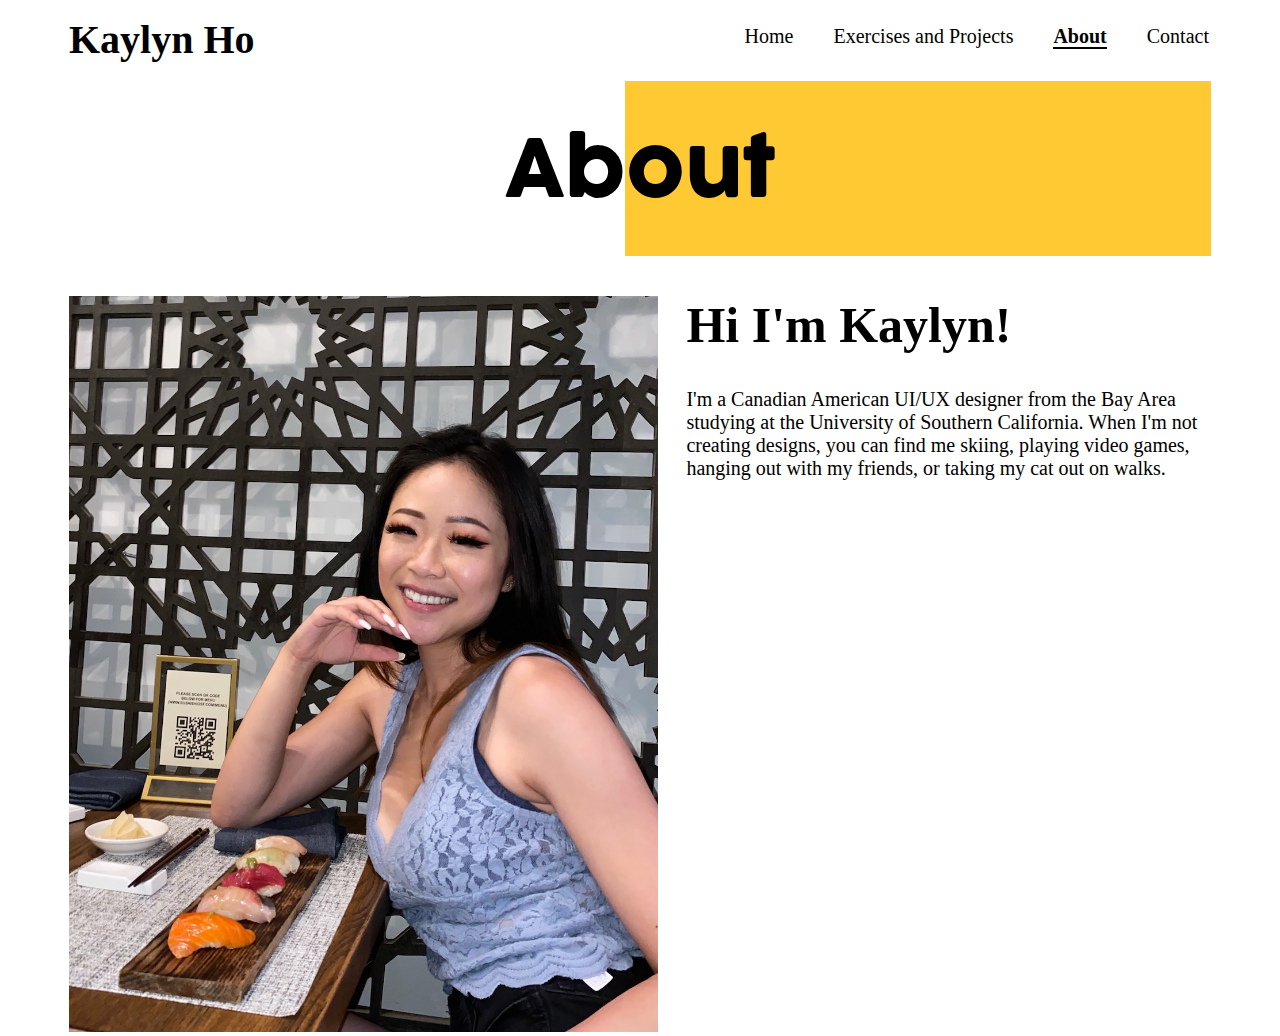
<file: About/about.html>
<!DOCTYPE html>
<html>
<head>
	<!--

                                                                ,,s,,      ,ss,
                                                              #########w#########m
                                                             ###     "@###     "##Q
                                                            j##b                @##
                                                             @##               ;##b
                                                  ,####N,     %##N,          ,###"
                                                ####b"7###      "###m,    s####"
                                              ####      5##p       "@######M^
                                            ;###         @##p          ^`              s#######,
                                           ###b           @##c                      s####^   7##b
                                         ]###              @######MNmew,,,,      ;####^       @##
                                        ###b                #####7%################"           @##
                             ###N,    ,###                 '@###b  G####b  j####b              j##b
                              `"%####m###                    ^^    '8##b   ^@##b                @##
                                   "@####p                                                      '##b
                         ]###mm,,  @##b7#b        ,ss                                            @##m########
                          `""%W######Q,         ]#####b                                       ;######b"
                                 @######        ^#####b      ;#Q  ###p           )####N       7#"  @##
                                ###               ^"^        7########s###p      ######b        ,,s###########L
                               ###                            '@##^'@###b        '5###"        8####87###
                              ###                              '@#####b                               ^@##
                             ###                                  '^                                    5###
                            ###                                                                          '@##m
                           ###                                                                             ^@##p
                          ###b                                                                               "###p
                         ]##b                                                                                  7###
                        ,##b                                                                                    ,@##N
                        ###                                                                                   .#######p
                       @##                                                                                    @#########
                      ]##b                                                                                    8##########c
                      ###                                                                                      7##########b
                     ###b                                                                                        "88###"7##N
                    ,##b                                                                                                ,###b
                    @##                                                                                               ;######Q
                    ##b                                                                                              ;########b
                   @##                                                                                               @######@##
                   ###                                                                                               '@#########
                  ]##b                                                                                                 "8#######b
                  @##                                                                                                         @##
                  @##                                                                                                         !##b
                  @##                                                                                                          @##
                  ###                                                                                                          @##
                  ###                                                                                                          ]##
                  ##b                                                                                                          !##b
                  @##                                                                                                          *##b
                  @##                                                                                                          G##b
                  @##                                                                                                          !##b
                  ]##p                                                                                                         ]##b
                  '##b                                                                                                         @##
                   @##                                                                                                         @##
                   j##b                                                                                                       ]##b
                    @##p                                                                                                      ###
                     ##Q                                                                                                     j##b
                     '##Q                                                                                                   .###
                      "##Q                                                                                                  @##
                       '@##p                                                                                               @##
                         %###p                                                                                 ,smp      .###
                           %###p                                                                           ,s######p    ;###
                             "###mp                                                         ,,,,,,,sss##############  s###`
                               '7@####Q,        @#Q   j##p               ;p    ;Qp      ;#################    8####@####`
                                   `"@#######Nms@##   j##b              ]##b  '###     @########    j#####b    @@####M
                                         `""%WW############################Q  ;#################p   *###@@########"
                                                  `"%%"`````^^^"""""""""""@#####"""""""""##################M""
                                                                                             ```^^```

	-->
	<title>About</title>
	<link href="about-style.css" rel="stylesheet" type="text/css">
  <link rel="icon" type="image/x-icon" href="../favicon.png">
 <style>
      body {
          animation: fadeInAnimation ease 1.5s;
          animation-iteration-count: 1;
          animation-fill-mode: forwards;
      }
      @keyframes fadeInAnimation {
          0% {
              opacity: 0;
          }
          100% {
              opacity: 1;
          }
      }
  </style>
</head>
<body>
        <div class="Header">
        <h1>Kaylyn Ho</h1>
            <ul class="main-navigation">
  <li><a href="../index.html">Home</a></li>
  <li><a href="#">Exercises and Projects</a>
    <ul>
      <li><a href="../exercise-1/just-ascii-about-me.html">Exercise 1</a></li>
      <li><a href="#">Exercise 2</a>
        <ul>
          <li><a href="../exercise-2/my-name.html">My Name</a></li>
          <li><a href="../exercise-2/my-ascii.html">My ASCII</a></li>
          <li><a href="../exercise-2/my-background.html">My Background</a></li>
          <li><a href="../exercise-2/design-inspiration.html">Design Inspiration</a></li>
          <li><a href="../exercise-2/non-designed.html">Non Designed</a></li>
          <li><a href="../exercise-2/everyday-object.html">Everyday Object</a></li>
        </ul>
      </li>
      <li><a href="#">Exercise 3</a>
        <ul>
          <li><a href="../exercise-3/composition-a.html">Composition A 1923</a></li>
          <li><a href="../exercise-3/untitled.html">Untitled 1953</a></li>
          <li><a href="../exercise-3/untitled-composition.html">Untitled Composition 2012</a></li>
        </ul>
      </li>
      <li><a href="../project-1/project-1.html">Project 1</a></li>
      <li><a href="../project-2/project-2.html">Project 2</a></li>
			<li><a href="../presentation/presentation.html">Presentation</a></li>
      <li><a href="../index.html">Final</a></li>
    </ul>
  </li>
  <li><a href="about.html"><span class="bold">About</span></a></li>
  <li><a href="https://www.linkedin.com/in/kaylyn-ho-4b95b3160/" target="_blank">Contact</a></li>
</ul>
    </div>
	<h2>About</h2>
	<div id="rectangle"></div>
	<img src="about-photo.jpeg" alt="About Photo">
	<h3>Hi I'm Kaylyn!</h3>
	<p>I'm a Canadian American UI/UX designer from the Bay Area studying at the University of Southern California. When I'm not creating designs, you can find me skiing, playing video games, hanging out with my friends, or taking my cat out on walks.</p>
</body>
</html>
</file>
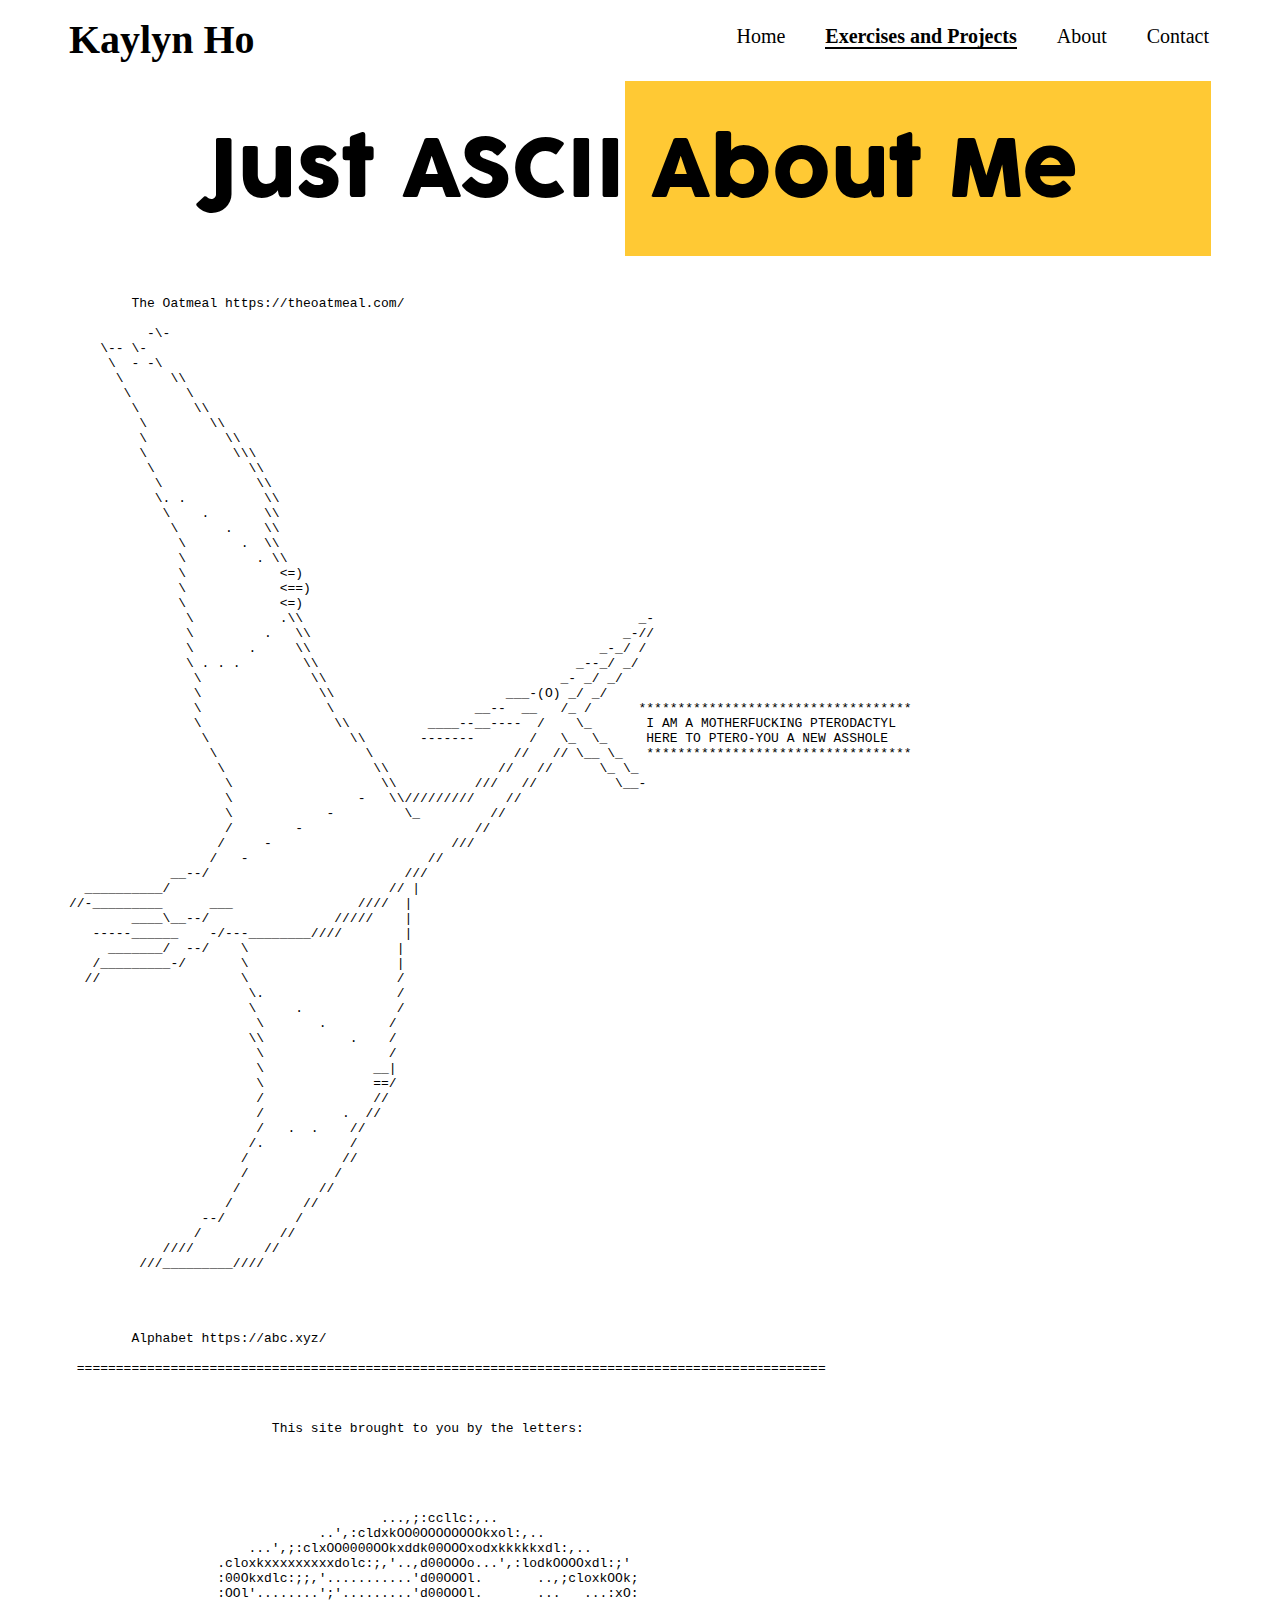
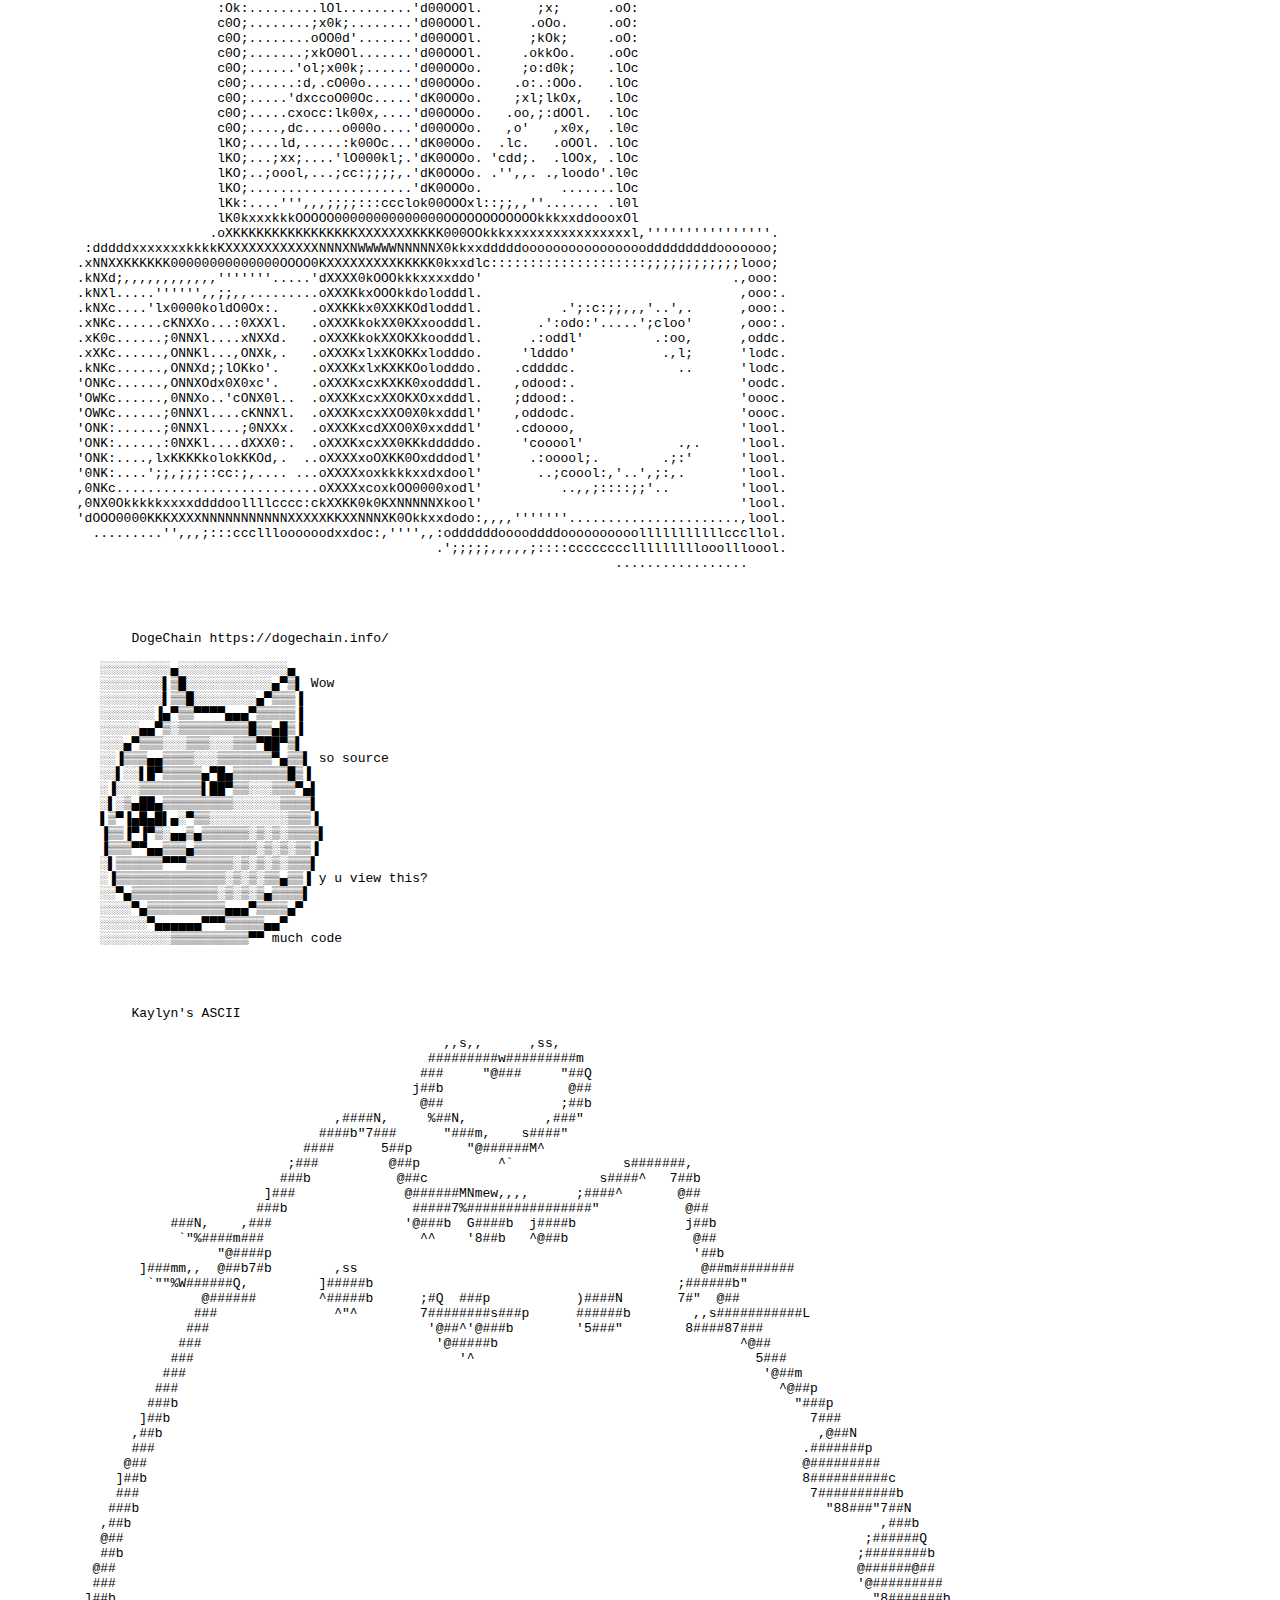
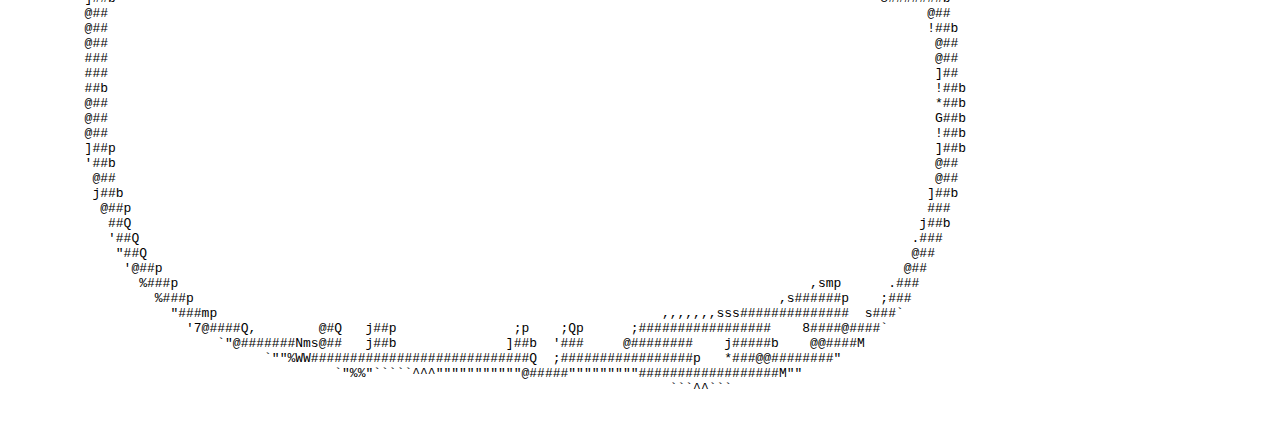
<file: exercise-1/just-ascii-about-me.html>
<!DOCTYPE html>
<html>
<head>
	<!--

                                                                ,,s,,      ,ss,
                                                              #########w#########m
                                                             ###     "@###     "##Q
                                                            j##b                @##
                                                             @##               ;##b
                                                  ,####N,     %##N,          ,###"
                                                ####b"7###      "###m,    s####"
                                              ####      5##p       "@######M^
                                            ;###         @##p          ^`              s#######,
                                           ###b           @##c                      s####^   7##b
                                         ]###              @######MNmew,,,,      ;####^       @##
                                        ###b                #####7%################"           @##
                             ###N,    ,###                 '@###b  G####b  j####b              j##b
                              `"%####m###                    ^^    '8##b   ^@##b                @##
                                   "@####p                                                      '##b
                         ]###mm,,  @##b7#b        ,ss                                            @##m########
                          `""%W######Q,         ]#####b                                       ;######b"
                                 @######        ^#####b      ;#Q  ###p           )####N       7#"  @##
                                ###               ^"^        7########s###p      ######b        ,,s###########L
                               ###                            '@##^'@###b        '5###"        8####87###
                              ###                              '@#####b                               ^@##
                             ###                                  '^                                    5###
                            ###                                                                          '@##m
                           ###                                                                             ^@##p
                          ###b                                                                               "###p
                         ]##b                                                                                  7###
                        ,##b                                                                                    ,@##N
                        ###                                                                                   .#######p
                       @##                                                                                    @#########
                      ]##b                                                                                    8##########c
                      ###                                                                                      7##########b
                     ###b                                                                                        "88###"7##N
                    ,##b                                                                                                ,###b
                    @##                                                                                               ;######Q
                    ##b                                                                                              ;########b
                   @##                                                                                               @######@##
                   ###                                                                                               '@#########
                  ]##b                                                                                                 "8#######b
                  @##                                                                                                         @##
                  @##                                                                                                         !##b
                  @##                                                                                                          @##
                  ###                                                                                                          @##
                  ###                                                                                                          ]##
                  ##b                                                                                                          !##b
                  @##                                                                                                          *##b
                  @##                                                                                                          G##b
                  @##                                                                                                          !##b
                  ]##p                                                                                                         ]##b
                  '##b                                                                                                         @##
                   @##                                                                                                         @##
                   j##b                                                                                                       ]##b
                    @##p                                                                                                      ###
                     ##Q                                                                                                     j##b
                     '##Q                                                                                                   .###
                      "##Q                                                                                                  @##
                       '@##p                                                                                               @##
                         %###p                                                                                 ,smp      .###
                           %###p                                                                           ,s######p    ;###
                             "###mp                                                         ,,,,,,,sss##############  s###`
                               '7@####Q,        @#Q   j##p               ;p    ;Qp      ;#################    8####@####`
                                   `"@#######Nms@##   j##b              ]##b  '###     @########    j#####b    @@####M
                                         `""%WW############################Q  ;#################p   *###@@########"
                                                  `"%%"`````^^^"""""""""""@#####"""""""""##################M""
                                                                                             ```^^```

	-->
	<link href="style.css" rel="stylesheet" type="text/css">
  <link rel="icon" type="image/x-icon" href="../favicon.png">
    <title>Just ASCII About Me</title>
 <style>
      body {
          animation: fadeInAnimation ease 1.5s;
          animation-iteration-count: 1;
          animation-fill-mode: forwards;
      }
      @keyframes fadeInAnimation {
          0% {
              opacity: 0;
          }
          100% {
              opacity: 1;
          }
      }
  </style>
</head>
<body>
        <div class="Header">
        <h1>Kaylyn Ho</h1>
            <ul class="main-navigation">
  <li><a href="../index.html">Home</a></li>
  <li><a href="#"><span class="bold">Exercises and Projects</span></a>
    <ul>
      <li><a href="just-ascii-about-me.html">Exercise 1</a></li>
      <li><a href="#">Exercise 2</a>
        <ul>
          <li><a href="../exercise-2/my-name.html">My Name</a></li>
          <li><a href="../exercise-2/my-ascii.html">My ASCII</a></li>
          <li><a href="../exercise-2/my-background.html">My Background</a></li>
          <li><a href="../exercise-2/design-inspiration.html">Design Inspiration</a></li>
          <li><a href="../exercise-2/non-designed.html">Non Designed</a></li>
          <li><a href="../exercise-2/everyday-object.html">Everyday Object</a></li>
        </ul>
      </li>
      <li><a href="#">Exercise 3</a>
        <ul>
          <li><a href="../exercise-3/composition-a.html">Composition A 1923</a></li>
          <li><a href="../exercise-3/untitled.html">Untitled 1953</a></li>
          <li><a href="../exercise-3/untitled-composition.html">Untitled Composition 2012</a></li>
        </ul>
      </li>
      <li><a href="../project-1/project-1.html">Project 1</a></li>
      <li><a href="../project-2/project-2.html">Project 2</a></li>
			<li><a href="../presentation/presentation.html">Presentation</a></li>
      <li><a href="../index.html">Final</a></li>
    </ul>
  </li>
  <li><a href="../About/about.html">About</a></li>
  <li><a href="https://www.linkedin.com/in/kaylyn-ho-4b95b3160/" target="_blank">Contact</a></li>
</ul>
    </div>
	<h2>Just ASCII About Me</h2>
    <div id="rectangle"></div>
	<pre>
        The Oatmeal https://theoatmeal.com/

          -\-
    \-- \-
     \  - -\
      \      \\
       \       \
        \       \\
         \        \\
         \          \\
         \           \\\
          \            \\
           \            \\
           \. .          \\
            \    .       \\
             \      .    \\
              \       .  \\
              \         . \\
              \            <=)
              \            <==)
              \            <=)
               \           .\\                                           _-
               \         .   \\                                        _-//
               \       .     \\                                     _-_/ /
               \ . . .        \\                                 _--_/ _/
                \              \\                              _- _/ _/
                \               \\                      ___-(O) _/ _/
                \                \                  __--  __   /_ /      ***********************************
                \                 \\          ____--__----  /    \_       I AM A MOTHERFUCKING PTERODACTYL
                 \                  \\       -------       /   \_  \_     HERE TO PTERO-YOU A NEW ASSHOLE
                  \                   \                  //   // \__ \_   **********************************
                   \                   \\              //   //      \_ \_
                    \                   \\          ///   //          \__-
                    \                -   \\/////////    //
                    \            -         \_         //
                    /        -                      //
                   /     -                       ///
                  /   -                       //
             __--/                         ///
  __________/                            // |
//-_________      ___                ////  |
        ____\__--/                /////    |
   -----______    -/---________////        |
     _______/  --/    \                   |
   /_________-/       \                   |
  //                  \                   /
                       \.                 /
                       \     .            /
                        \       .        /
                       \\           .    /
                        \                /
                        \              __|
                        \              ==/
                        /              //
                        /          .  //
                        /   .  .    //
                       /.           /
                      /            //
                      /           /
                     /          //
                    /         //
                 --/         /
                /          //
            ////         //
         ///_________////




        Alphabet https://abc.xyz/

 ================================================================================================



                          This site brought to you by the letters:





                                        ...,;:ccllc:,..
                                ..',:cldxkOO0OOOOOOOOkxol:,..
                       ...',;:clxOO0000OOkxddk00OOOxodxkkkkkxdl:,..
                   .cloxkxxxxxxxxxdolc:;,'..,d00OOOo...',:lodkOOOOxdl:;'
                   :00Okxdlc:;;,'...........'d00OOOl.       ..,;cloxkOOk;
                   :OOl'........';'.........'d00OOOl.       ...   ...:xO:
                   :Ok:.........lOl.........'d00OOOl.       ;x;      .oO:
                   c0O;........;x0k;........'d00OOOl.      .oOo.     .oO:
                   c0O;........oOO0d'.......'d00OOOl.      ;kOk;     .oO:
                   c0O;.......;xkO0Ol.......'d00OOOl.     .okkOo.    .oOc
                   c0O;......'ol;x00k;......'d00OOOo.     ;o:d0k;    .lOc
                   c0O;......:d,.cO00o......'d00OOOo.    .o:.:OOo.   .lOc
                   c0O;.....'dxccoO00Oc.....'dK0OOOo.    ;xl;lkOx,   .lOc
                   c0O;.....cxocc:lk00x,....'d00OOOo.   .oo,;:dOOl.  .lOc
                   c0O;....,dc.....o000o....'d00OOOo.   ,o'   ,x0x,  .l0c
                   lKO;....ld,.....:k00Oc...'dK00OOo.  .lc.   .oOOl. .lOc
                   lKO;...;xx;....'lO000kl;.'dK0OOOo. 'cdd;.  .lOOx, .lOc
                   lKO;..;oool,...;cc:;;;;,.'dK0OOOo. .'',,. .,loodo'.l0c
                   lKO;.....................'dK0OOOo.          .......lOc
                   lKk:....''',,,;;;;:::ccclok00OOOxl::;;,,''....... .l0l
                   lK0kxxxkkkOOOOO00000000000000OOOOOOOOOOOOkkkxxddoooxOl
                  .oXKKKKKKKKKKKKKKKKXXXXXXXKKKK000OOkkkxxxxxxxxxxxxxxxxl,''''''''''''''''.
  :dddddxxxxxxxkkkkKXXXXXXXXXXXXNNNXNWWWWWNNNNNX0kkxxdddddoooooooooooooooodddddddddooooooo;
 .xNNXXKKKKKK00000000000000OOOO0KXXXXXXXXXKKKKK0kxxdlc::::::::::::::::::::;;;;;;;;;;;;looo;
 .kNXd;,,,,,,,,,,,,'''''''.....'dXXXX0kOOOkkkxxxxddo'                                .,ooo:
 .kNXl.....'''''',,;;,,.........oXXXKkxOOOkkdolodddl.                                 ,ooo:.
 .kNXc....'lx0000koldO0Ox:.    .oXXKKkx0XXKKOdlodddl.          .';:c:;;,,,'..',.      ,ooo:.
 .xNKc......cKNXXo...:0XXXl.   .oXXXKkokXX0KXxoodddl.       .':odo:'.....';cloo'      ,ooo:.
 .xK0c......;0NNXl....xNXXd.   .oXXXKkokXXOKXkoodddl.      .:oddl'         .:oo,      ,oddc.
 .xXKc......,ONNKl...,ONXk,.   .oXXXKxlxXKOKKxlodddo.     'ldddo'           .,l;      'lodc.
 .kNKc......,ONNXd;;lOKko'.    .oXXXKxlxKXKKOolodddo.    .cddddc.             ..      'lodc.
 'ONKc......,ONNXOdx0X0xc'.    .oXXXKxcxKXKK0xoddddl.    ,odood:.                     'oodc.
 'OWKc......,0NNXo..'cONX0l..  .oXXXKxcxXXOKXOxxdddl.    ;ddood:.                     'oooc.
 'OWKc......;0NNXl....cKNNXl.  .oXXXKxcxXXO0X0kxdddl'    ,oddodc.                     'oooc.
 'ONK:......;0NNXl....;0NXXx.  .oXXXKxcdXXO0X0xxdddl'    .cdoooo,                     'lool.
 'ONK:......:0NXKl....dXXX0:.  .oXXXKxcxXX0KKkdddddo.     'cooool'            .,.     'lool.
 'ONK:....,lxKKKKkolokKKOd,.  ..oXXXXxoOXKK0Oxdddodl'      .:ooool;.        .;:'      'lool.
 '0NK:....';;,;;;::cc:;,.... ...oXXXXxoxkkkkxxdxdool'       ..;coool:,'..',;:,.       'lool.
 ,0NKc..........................oXXXXxcoxkOO0000xodl'          ..,,;::::;;'..         'lool.
 ,0NX0Okkkkkxxxxddddoollllcccc:ckXXKK0k0KXNNNNNXkool'                                 'lool.
 'dOOO0000KKKXXXXNNNNNNNNNNNXXXXXKKXXNNNXK0Okkxxdodo:,,,,'''''''......................,lool.
   .........'',,,;:::cccllloooooodxxdoc:,'''',,:oddddddooooddddoooooooooolllllllllllcccllol.
                                               .';;;;;,,,,,;::::cccccccclllllllllooollloool.
                                                                      .................




        DogeChain https://dogechain.info/

    ░░░░░░░░░▄░░░░░░░░░░░░░░▄
    ░░░░░░░░▌▒█░░░░░░░░░░░▄▀▒▌ Wow
    ░░░░░░░░▌▒▒█░░░░░░░░▄▀▒▒▒▐
    ░░░░░░░▐▄▀▒▒▀▀▀▀▄▄▄▀▒▒▒▒▒▐
    ░░░░░▄▄▀▒░▒▒▒▒▒▒▒▒▒█▒▒▄█▒▐
    ░░░▄▀▒▒▒░░░▒▒▒░░░▒▒▒▀██▀▒▌
    ░░▐▒▒▒▄▄▒▒▒▒░░░▒▒▒▒▒▒▒▀▄▒▒▌ so source
    ░░▌░░▌█▀▒▒▒▒▒▄▀█▄▒▒▒▒▒▒▒█▒▐
    ░▐░░░▒▒▒▒▒▒▒▒▌██▀▒▒░░░▒▒▒▀▄▌
    ░▌░▒▄██▄▒▒▒▒▒▒▒▒▒░░░░░░▒▒▒▒▌
    ▌▒▀▐▄█▄█▌▄░▀▒▒░░░░░░░░░░▒▒▒▐
    ▐▒▒▐▀▐▀▒░▄▄▒▄▒▒▒▒▒▒░▒░▒░▒▒▒▒▌
    ▐▒▒▒▀▀▄▄▒▒▒▄▒▒▒▒▒▒▒▒░▒░▒░▒▒▐
    ░▌▒▒▒▒▒▒▀▀▀▒▒▒▒▒▒░▒░▒░▒░▒▒▒▌
    ░▐▒▒▒▒▒▒▒▒▒▒▒▒▒▒░▒░▒░▒▒▄▒▒▐ y u view this?
    ░░▀▄▒▒▒▒▒▒▒▒▒▒▒░▒░▒░▒▄▒▒▒▒▌
    ░░░░▀▄▒▒▒▒▒▒▒▒▒▒▄▄▄▀▒▒▒▒▄▀
    ░░░░░░▀▄▄▄▄▄▄▀▀▀▒▒▒▒▒▄▄▀
    ░░░░░░░░░▒▒▒▒▒▒▒▒▒▒▀▀ much code




        Kaylyn's ASCII

                                                ,,s,,      ,ss,
                                              #########w#########m
                                             ###     "@###     "##Q
                                            j##b                @##
                                             @##               ;##b
                                  ,####N,     %##N,          ,###"
                                ####b"7###      "###m,    s####"
                              ####      5##p       "@######M^
                            ;###         @##p          ^`              s#######,
                           ###b           @##c                      s####^   7##b
                         ]###              @######MNmew,,,,      ;####^       @##
                        ###b                #####7%################"           @##
             ###N,    ,###                 '@###b  G####b  j####b              j##b
              `"%####m###                    ^^    '8##b   ^@##b                @##
                   "@####p                                                      '##b
         ]###mm,,  @##b7#b        ,ss                                            @##m########
          `""%W######Q,         ]#####b                                       ;######b"
                 @######        ^#####b      ;#Q  ###p           )####N       7#"  @##
                ###               ^"^        7########s###p      ######b        ,,s###########L
               ###                            '@##^'@###b        '5###"        8####87###
              ###                              '@#####b                               ^@##
             ###                                  '^                                    5###
            ###                                                                          '@##m
           ###                                                                             ^@##p
          ###b                                                                               "###p
         ]##b                                                                                  7###
        ,##b                                                                                    ,@##N
        ###                                                                                   .#######p
       @##                                                                                    @#########
      ]##b                                                                                    8##########c
      ###                                                                                      7##########b
     ###b                                                                                        "88###"7##N
    ,##b                                                                                                ,###b
    @##                                                                                               ;######Q
    ##b                                                                                              ;########b
   @##                                                                                               @######@##
   ###                                                                                               '@#########
  ]##b                                                                                                 "8#######b
  @##                                                                                                         @##
  @##                                                                                                         !##b
  @##                                                                                                          @##
  ###                                                                                                          @##
  ###                                                                                                          ]##
  ##b                                                                                                          !##b
  @##                                                                                                          *##b
  @##                                                                                                          G##b
  @##                                                                                                          !##b
  ]##p                                                                                                         ]##b
  '##b                                                                                                         @##
   @##                                                                                                         @##
   j##b                                                                                                       ]##b
    @##p                                                                                                      ###
     ##Q                                                                                                     j##b
     '##Q                                                                                                   .###
      "##Q                                                                                                  @##
       '@##p                                                                                               @##
         %###p                                                                                 ,smp      .###
           %###p                                                                           ,s######p    ;###
             "###mp                                                         ,,,,,,,sss##############  s###`
               '7@####Q,        @#Q   j##p               ;p    ;Qp      ;#################    8####@####`
                   `"@#######Nms@##   j##b              ]##b  '###     @########    j#####b    @@####M
                         `""%WW############################Q  ;#################p   *###@@########"
                                  `"%%"`````^^^"""""""""""@#####"""""""""##################M""
                                                                             ```^^```

    </pre>
</body>
</html>
</file>
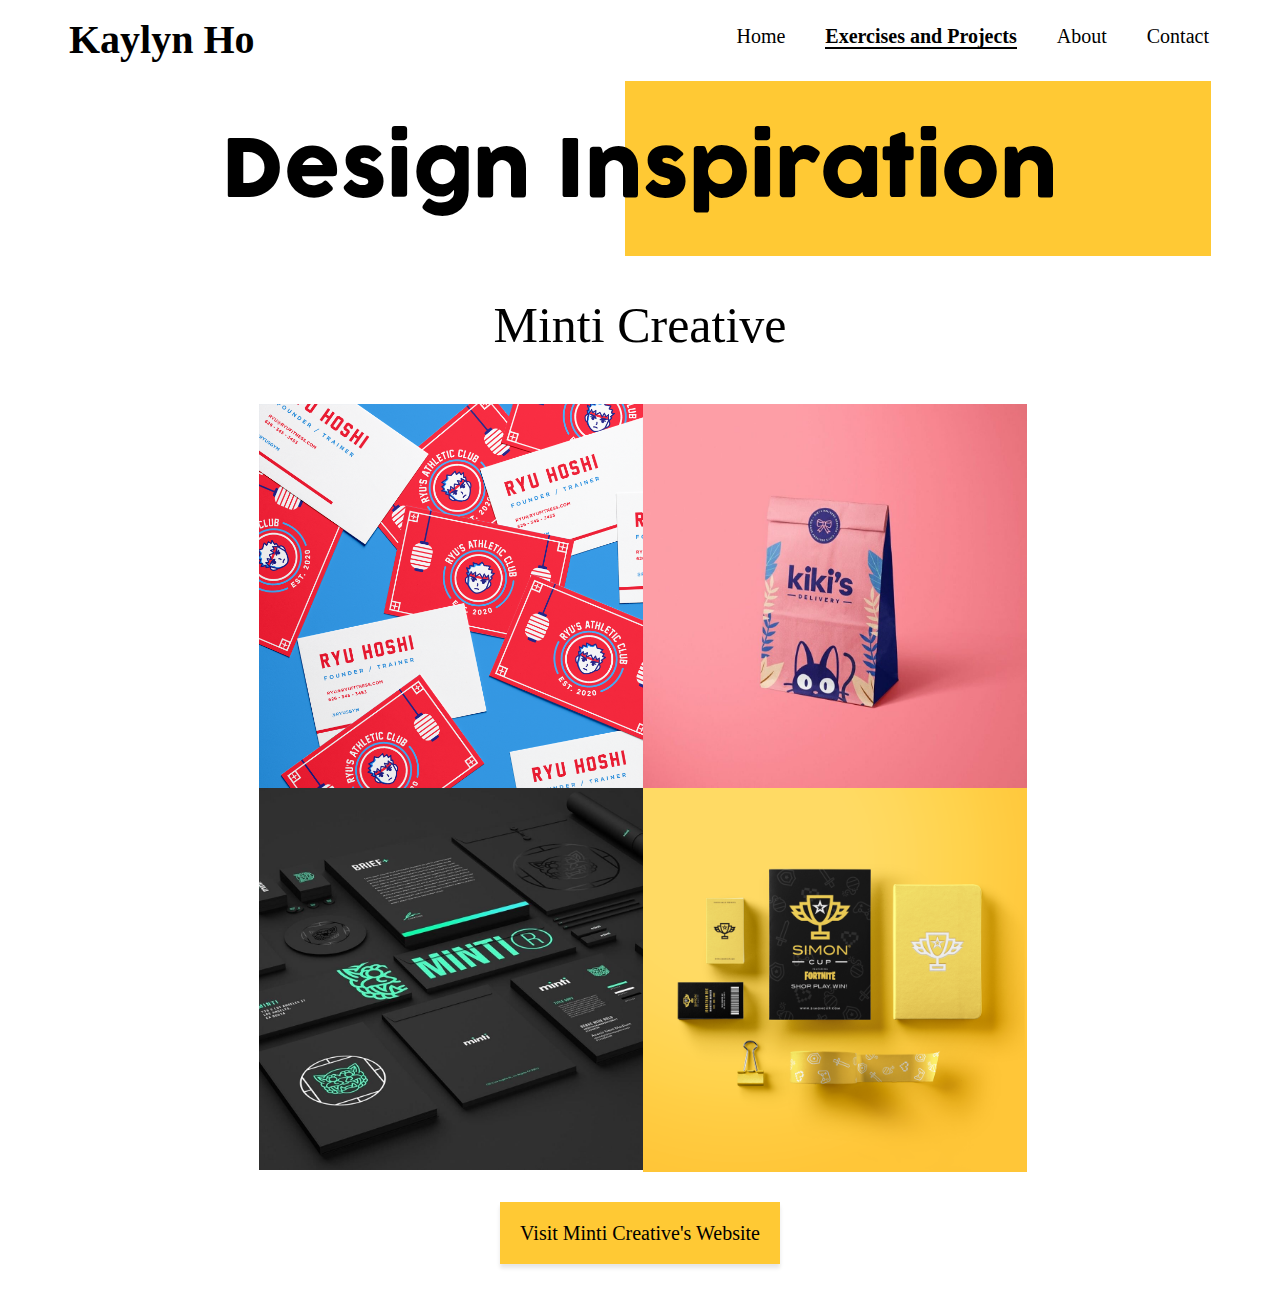
<file: exercise-2/design-inspiration.html>
<!DOCTYPE html>
<html>
<head>
	<!--

                                                                ,,s,,      ,ss,
                                                              #########w#########m
                                                             ###     "@###     "##Q
                                                            j##b                @##
                                                             @##               ;##b
                                                  ,####N,     %##N,          ,###"
                                                ####b"7###      "###m,    s####"
                                              ####      5##p       "@######M^
                                            ;###         @##p          ^`              s#######,
                                           ###b           @##c                      s####^   7##b
                                         ]###              @######MNmew,,,,      ;####^       @##
                                        ###b                #####7%################"           @##
                             ###N,    ,###                 '@###b  G####b  j####b              j##b
                              `"%####m###                    ^^    '8##b   ^@##b                @##
                                   "@####p                                                      '##b
                         ]###mm,,  @##b7#b        ,ss                                            @##m########
                          `""%W######Q,         ]#####b                                       ;######b"
                                 @######        ^#####b      ;#Q  ###p           )####N       7#"  @##
                                ###               ^"^        7########s###p      ######b        ,,s###########L
                               ###                            '@##^'@###b        '5###"        8####87###
                              ###                              '@#####b                               ^@##
                             ###                                  '^                                    5###
                            ###                                                                          '@##m
                           ###                                                                             ^@##p
                          ###b                                                                               "###p
                         ]##b                                                                                  7###
                        ,##b                                                                                    ,@##N
                        ###                                                                                   .#######p
                       @##                                                                                    @#########
                      ]##b                                                                                    8##########c
                      ###                                                                                      7##########b
                     ###b                                                                                        "88###"7##N
                    ,##b                                                                                                ,###b
                    @##                                                                                               ;######Q
                    ##b                                                                                              ;########b
                   @##                                                                                               @######@##
                   ###                                                                                               '@#########
                  ]##b                                                                                                 "8#######b
                  @##                                                                                                         @##
                  @##                                                                                                         !##b
                  @##                                                                                                          @##
                  ###                                                                                                          @##
                  ###                                                                                                          ]##
                  ##b                                                                                                          !##b
                  @##                                                                                                          *##b
                  @##                                                                                                          G##b
                  @##                                                                                                          !##b
                  ]##p                                                                                                         ]##b
                  '##b                                                                                                         @##
                   @##                                                                                                         @##
                   j##b                                                                                                       ]##b
                    @##p                                                                                                      ###
                     ##Q                                                                                                     j##b
                     '##Q                                                                                                   .###
                      "##Q                                                                                                  @##
                       '@##p                                                                                               @##
                         %###p                                                                                 ,smp      .###
                           %###p                                                                           ,s######p    ;###
                             "###mp                                                         ,,,,,,,sss##############  s###`
                               '7@####Q,        @#Q   j##p               ;p    ;Qp      ;#################    8####@####`
                                   `"@#######Nms@##   j##b              ]##b  '###     @########    j#####b    @@####M
                                         `""%WW############################Q  ;#################p   *###@@########"
                                                  `"%%"`````^^^"""""""""""@#####"""""""""##################M""
                                                                                             ```^^```

	-->
	<title>Design Inspiration</title>
	<link href="design-inspiration-style.css" rel="stylesheet" type="text/css">
    <link rel="icon" type="image/x-icon" href="../favicon.png">
 <style>
    body {
        animation: fadeInAnimation ease 1.5s;
        animation-iteration-count: 1;
        animation-fill-mode: forwards;
    }
    @keyframes fadeInAnimation {
        0% {
            opacity: 0;
        }
        100% {
            opacity: 1;
        }
    }
</style>
</head>
<body>
        <div class="Header">
        <h1>Kaylyn Ho</h1>
            <ul class="main-navigation">
  <li><a href="../index.html">Home</a></li>
  <li><a href="#"><span class="bold">Exercises and Projects</span></a>
    <ul>
      <li><a href="../exercise-1/just-ascii-about-me.html">Exercise 1</a></li>
      <li><a href="#">Exercise 2</a>
        <ul>
          <li><a href="../exercise-2/my-name.html">My Name</a></li>
          <li><a href="../exercise-2/my-ascii.html">My ASCII</a></li>
          <li><a href="../exercise-2/my-background.html">My Background</a></li>
          <li><a href="../exercise-2/design-inspiration.html">Design Inspiration</a></li>
          <li><a href="../exercise-2/non-designed.html">Non Designed</a></li>
          <li><a href="../exercise-2/everyday-object.html">Everyday Object</a></li>
        </ul>
      </li>
      <li><a href="#">Exercise 3</a>
        <ul>
          <li><a href="../exercise-3/composition-a.html">Composition A 1923</a></li>
          <li><a href="../exercise-3/untitled.html">Untitled 1953</a></li>
          <li><a href="../exercise-3/untitled-composition.html">Untitled Composition 2012</a></li>
        </ul>
      </li>
      <li><a href="../project-1/project-1.html">Project 1</a></li>
      <li><a href="../project-2/project-2.html">Project 2</a></li>
			<li><a href="../presentation/presentation.html">Presentation</a></li>
      <li><a href="../index.html">Final</a></li>
    </ul>
  </li>
  <li><a href="../About/about.html">About</a></li>
  <li><a href="https://www.linkedin.com/in/kaylyn-ho-4b95b3160/" target="_blank">Contact</a></li>
</ul>
    </div>
	<h2>Design Inspiration</h2>
    <div id="rectangle"></div>
	<p>Minti Creative</p>
	<main id="canvas">
		<img src="minti-example-1.png" alt="Minti Example 1">
		<img src="minti-example-2.jpeg" alt="Minti Example 2">
		<img src="minti-example-3.jpeg" alt="Minti Example 3">
		<img src="minti-example-4.jpeg" alt="Minti Example 4">
	</main>
	<div class="button">
		<a align=justify style="background-color:#FFC934;
font-size:20px;
padding:20px;
box-shadow: 0px 4px 4px 0px rgba(0,0,0,0.1);
margin:5px; " href="https://www.minticreative.com/" target="_blank">Visit Minti Creative's Website</a>
	</div>
</body>
</html>
</file>
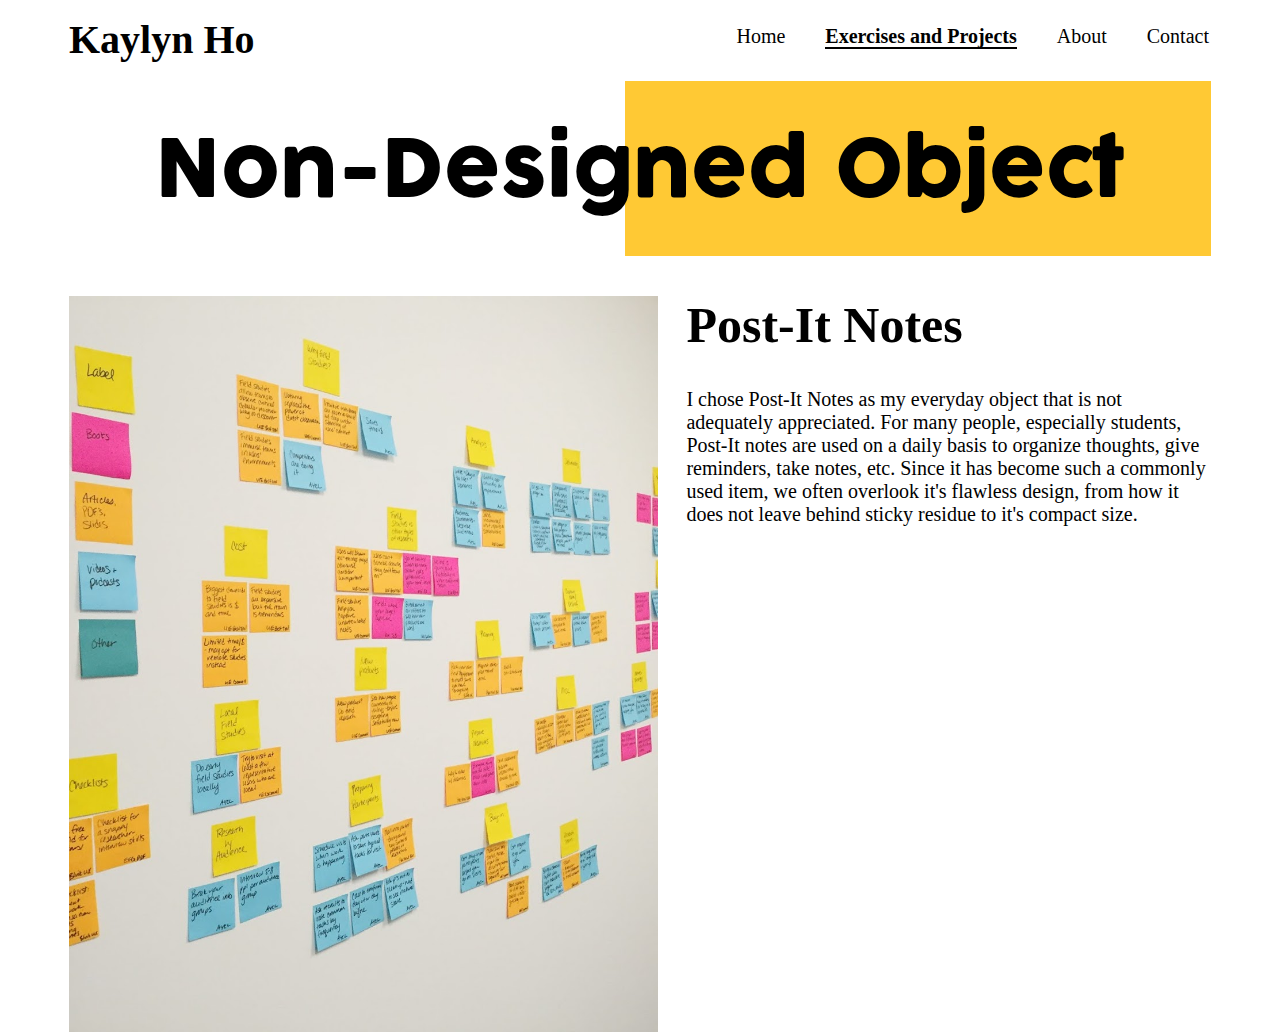
<file: exercise-2/everyday-object.html>
<!DOCTYPE html>
<html>
<head>
	<!--

                                                                ,,s,,      ,ss,
                                                              #########w#########m
                                                             ###     "@###     "##Q
                                                            j##b                @##
                                                             @##               ;##b
                                                  ,####N,     %##N,          ,###"
                                                ####b"7###      "###m,    s####"
                                              ####      5##p       "@######M^
                                            ;###         @##p          ^`              s#######,
                                           ###b           @##c                      s####^   7##b
                                         ]###              @######MNmew,,,,      ;####^       @##
                                        ###b                #####7%################"           @##
                             ###N,    ,###                 '@###b  G####b  j####b              j##b
                              `"%####m###                    ^^    '8##b   ^@##b                @##
                                   "@####p                                                      '##b
                         ]###mm,,  @##b7#b        ,ss                                            @##m########
                          `""%W######Q,         ]#####b                                       ;######b"
                                 @######        ^#####b      ;#Q  ###p           )####N       7#"  @##
                                ###               ^"^        7########s###p      ######b        ,,s###########L
                               ###                            '@##^'@###b        '5###"        8####87###
                              ###                              '@#####b                               ^@##
                             ###                                  '^                                    5###
                            ###                                                                          '@##m
                           ###                                                                             ^@##p
                          ###b                                                                               "###p
                         ]##b                                                                                  7###
                        ,##b                                                                                    ,@##N
                        ###                                                                                   .#######p
                       @##                                                                                    @#########
                      ]##b                                                                                    8##########c
                      ###                                                                                      7##########b
                     ###b                                                                                        "88###"7##N
                    ,##b                                                                                                ,###b
                    @##                                                                                               ;######Q
                    ##b                                                                                              ;########b
                   @##                                                                                               @######@##
                   ###                                                                                               '@#########
                  ]##b                                                                                                 "8#######b
                  @##                                                                                                         @##
                  @##                                                                                                         !##b
                  @##                                                                                                          @##
                  ###                                                                                                          @##
                  ###                                                                                                          ]##
                  ##b                                                                                                          !##b
                  @##                                                                                                          *##b
                  @##                                                                                                          G##b
                  @##                                                                                                          !##b
                  ]##p                                                                                                         ]##b
                  '##b                                                                                                         @##
                   @##                                                                                                         @##
                   j##b                                                                                                       ]##b
                    @##p                                                                                                      ###
                     ##Q                                                                                                     j##b
                     '##Q                                                                                                   .###
                      "##Q                                                                                                  @##
                       '@##p                                                                                               @##
                         %###p                                                                                 ,smp      .###
                           %###p                                                                           ,s######p    ;###
                             "###mp                                                         ,,,,,,,sss##############  s###`
                               '7@####Q,        @#Q   j##p               ;p    ;Qp      ;#################    8####@####`
                                   `"@#######Nms@##   j##b              ]##b  '###     @########    j#####b    @@####M
                                         `""%WW############################Q  ;#################p   *###@@########"
                                                  `"%%"`````^^^"""""""""""@#####"""""""""##################M""
                                                                                             ```^^```

	-->
	<title>Non-Designed Object</title>
	<link href="designed-object-style.css" rel="stylesheet" type="text/css">
    <link rel="icon" type="image/x-icon" href="../favicon.png">
  <style>
    body {
        animation: fadeInAnimation ease 1.5s;
        animation-iteration-count: 1;
        animation-fill-mode: forwards;
    }
    @keyframes fadeInAnimation {
        0% {
            opacity: 0;
        }
        100% {
            opacity: 1;
        }
    }
  </style>
</head>
<body>
        <div class="Header">
        <h1>Kaylyn Ho</h1>
            <ul class="main-navigation">
  <li><a href="../index.html">Home</a></li>
  <li><a href="#"><span class="bold">Exercises and Projects</span></a>
    <ul>
      <li><a href="../exercise-1/just-ascii-about-me.html">Exercise 1</a></li>
      <li><a href="#">Exercise 2</a>
        <ul>
          <li><a href="../exercise-2/my-name.html">My Name</a></li>
          <li><a href="../exercise-2/my-ascii.html">My ASCII</a></li>
          <li><a href="../exercise-2/my-background.html">My Background</a></li>
          <li><a href="../exercise-2/design-inspiration.html">Design Inspiration</a></li>
          <li><a href="../exercise-2/non-designed.html">Non Designed</a></li>
          <li><a href="../exercise-2/everyday-object.html">Everyday Object</a></li>
        </ul>
      </li>
      <li><a href="#">Exercise 3</a>
        <ul>
          <li><a href="../exercise-3/composition-a.html">Composition A 1923</a></li>
          <li><a href="../exercise-3/untitled.html">Untitled 1953</a></li>
          <li><a href="../exercise-3/untitled-composition.html">Untitled Composition 2012</a></li>
        </ul>
      </li>
      <li><a href="../project-1/project-1.html">Project 1</a></li>
      <li><a href="../project-2/project-2.html">Project 2</a></li>
			<li><a href="../presentation/presentation.html">Presentation</a></li>
      <li><a href="../index.html">Final</a></li>
    </ul>
  </li>
  <li><a href="../About/about.html">About</a></li>
  <li><a href="https://www.linkedin.com/in/kaylyn-ho-4b95b3160/" target="_blank">Contact</a></li>
</ul>
    </div>
	<h2>Non-Designed Object</h2>
	<div id="rectangle"></div>
	<img src="everyday-object.jpeg" alt="Everyday Object">
	<h3>Post-It Notes</h3>
	<p>I chose Post-It Notes as my everyday object that is not adequately appreciated. For many people, especially students, Post-It notes are used on a daily basis to organize thoughts, give reminders, take notes, etc. Since it has become such a commonly used item, we often overlook it's flawless design, from how it does not leave behind sticky residue to it's compact size.</p>
</body>
</html>
</file>
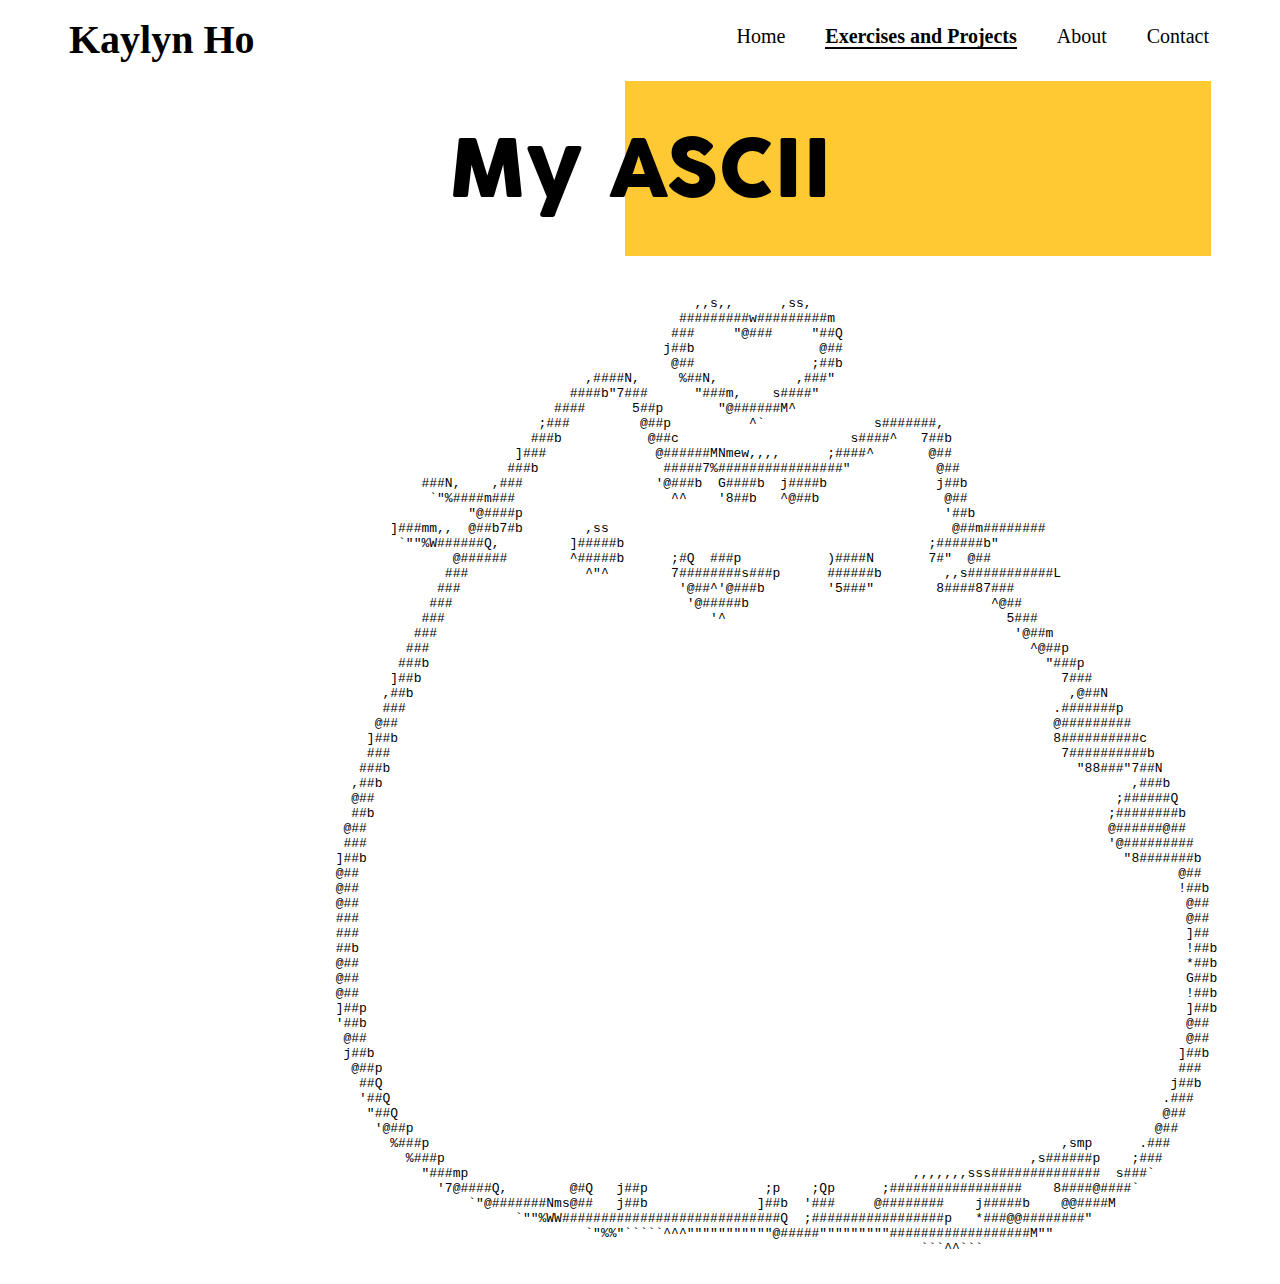
<file: exercise-2/my-ascii.html>
<!DOCTYPE html>
<html>
<head>
  <!--

                                                                ,,s,,      ,ss,
                                                              #########w#########m
                                                             ###     "@###     "##Q
                                                            j##b                @##
                                                             @##               ;##b
                                                  ,####N,     %##N,          ,###"
                                                ####b"7###      "###m,    s####"
                                              ####      5##p       "@######M^
                                            ;###         @##p          ^`              s#######,
                                           ###b           @##c                      s####^   7##b
                                         ]###              @######MNmew,,,,      ;####^       @##
                                        ###b                #####7%################"           @##
                             ###N,    ,###                 '@###b  G####b  j####b              j##b
                              `"%####m###                    ^^    '8##b   ^@##b                @##
                                   "@####p                                                      '##b
                         ]###mm,,  @##b7#b        ,ss                                            @##m########
                          `""%W######Q,         ]#####b                                       ;######b"
                                 @######        ^#####b      ;#Q  ###p           )####N       7#"  @##
                                ###               ^"^        7########s###p      ######b        ,,s###########L
                               ###                            '@##^'@###b        '5###"        8####87###
                              ###                              '@#####b                               ^@##
                             ###                                  '^                                    5###
                            ###                                                                          '@##m
                           ###                                                                             ^@##p
                          ###b                                                                               "###p
                         ]##b                                                                                  7###
                        ,##b                                                                                    ,@##N
                        ###                                                                                   .#######p
                       @##                                                                                    @#########
                      ]##b                                                                                    8##########c
                      ###                                                                                      7##########b
                     ###b                                                                                        "88###"7##N
                    ,##b                                                                                                ,###b
                    @##                                                                                               ;######Q
                    ##b                                                                                              ;########b
                   @##                                                                                               @######@##
                   ###                                                                                               '@#########
                  ]##b                                                                                                 "8#######b
                  @##                                                                                                         @##
                  @##                                                                                                         !##b
                  @##                                                                                                          @##
                  ###                                                                                                          @##
                  ###                                                                                                          ]##
                  ##b                                                                                                          !##b
                  @##                                                                                                          *##b
                  @##                                                                                                          G##b
                  @##                                                                                                          !##b
                  ]##p                                                                                                         ]##b
                  '##b                                                                                                         @##
                   @##                                                                                                         @##
                   j##b                                                                                                       ]##b
                    @##p                                                                                                      ###
                     ##Q                                                                                                     j##b
                     '##Q                                                                                                   .###
                      "##Q                                                                                                  @##
                       '@##p                                                                                               @##
                         %###p                                                                                 ,smp      .###
                           %###p                                                                           ,s######p    ;###
                             "###mp                                                         ,,,,,,,sss##############  s###`
                               '7@####Q,        @#Q   j##p               ;p    ;Qp      ;#################    8####@####`
                                   `"@#######Nms@##   j##b              ]##b  '###     @########    j#####b    @@####M
                                         `""%WW############################Q  ;#################p   *###@@########"
                                                  `"%%"`````^^^"""""""""""@#####"""""""""##################M""
                                                                                             ```^^```

  -->
  <link href="my-ascii-style.css" rel="stylesheet" type="text/css">
  <link rel="icon" type="image/x-icon" href="../favicon.png">
  <title>My ASCII</title>
   <style>
      body {
          animation: fadeInAnimation ease 1.5s;
          animation-iteration-count: 1;
          animation-fill-mode: forwards;
      }
      @keyframes fadeInAnimation {
          0% {
              opacity: 0;
          }
          100% {
              opacity: 1;
          }
      }
  </style>
</head>
<body>
        <div class="Header">
        <h1>Kaylyn Ho</h1>
            <ul class="main-navigation">
  <li><a href="../index.html">Home</a></li>
  <li><a href="#"><span class="bold">Exercises and Projects</span></a>
    <ul>
      <li><a href="../exercise-1/just-ascii-about-me.html">Exercise 1</a></li>
      <li><a href="#">Exercise 2</a>
        <ul>
          <li><a href="../exercise-2/my-name.html">My Name</a></li>
          <li><a href="../exercise-2/my-ascii.html">My ASCII</a></li>
          <li><a href="../exercise-2/my-background.html">My Background</a></li>
          <li><a href="../exercise-2/design-inspiration.html">Design Inspiration</a></li>
          <li><a href="../exercise-2/non-designed.html">Non Designed</a></li>
          <li><a href="../exercise-2/everyday-object.html">Everyday Object</a></li>
        </ul>
      </li>
      <li><a href="#">Exercise 3</a>
        <ul>
          <li><a href="../exercise-3/composition-a.html">Composition A 1923</a></li>
          <li><a href="../exercise-3/untitled.html">Untitled 1953</a></li>
          <li><a href="../exercise-3/untitled-composition.html">Untitled Composition 2012</a></li>
        </ul>
      </li>
      <li><a href="../project-1/project-1.html">Project 1</a></li>
      <li><a href="../project-2/project-2.html">Project 2</a></li>
      <li><a href="../presentation/presentation.html">Presentation</a></li>
      <li><a href="../index.html">Final</a></li>
    </ul>
  </li>
  <li><a href="../About/about.html">About</a></li>
  <li><a href="https://www.linkedin.com/in/kaylyn-ho-4b95b3160/" target="_blank">Contact</a></li>
</ul>
    </div>
  <h2>My ASCII</h2>
    <div id="rectangle"></div>
	<pre>
                                                                                        ,,s,,      ,ss,
                                                                                      #########w#########m
                                                                                     ###     "@###     "##Q
                                                                                    j##b                @##
                                                                                     @##               ;##b
                                                                          ,####N,     %##N,          ,###"
                                                                        ####b"7###      "###m,    s####"
                                                                      ####      5##p       "@######M^
                                                                    ;###         @##p          ^`              s#######,
                                                                   ###b           @##c                      s####^   7##b
                                                                 ]###              @######MNmew,,,,      ;####^       @##
                                                                ###b                #####7%################"           @##
                                                     ###N,    ,###                 '@###b  G####b  j####b              j##b
                                                      `"%####m###                    ^^    '8##b   ^@##b                @##
                                                           "@####p                                                      '##b
                                                 ]###mm,,  @##b7#b        ,ss                                            @##m########
                                                  `""%W######Q,         ]#####b                                       ;######b"
                                                         @######        ^#####b      ;#Q  ###p           )####N       7#"  @##
                                                        ###               ^"^        7########s###p      ######b        ,,s###########L
                                                       ###                            '@##^'@###b        '5###"        8####87###
                                                      ###                              '@#####b                               ^@##
                                                     ###                                  '^                                    5###
                                                    ###                                                                          '@##m
                                                   ###                                                                             ^@##p
                                                  ###b                                                                               "###p
                                                 ]##b                                                                                  7###
                                                ,##b                                                                                    ,@##N
                                                ###                                                                                   .#######p
                                               @##                                                                                    @#########
                                              ]##b                                                                                    8##########c
                                              ###                                                                                      7##########b
                                             ###b                                                                                        "88###"7##N
                                            ,##b                                                                                                ,###b
                                            @##                                                                                               ;######Q
                                            ##b                                                                                              ;########b
                                           @##                                                                                               @######@##
                                           ###                                                                                               '@#########
                                          ]##b                                                                                                 "8#######b
                                          @##                                                                                                         @##
                                          @##                                                                                                         !##b
                                          @##                                                                                                          @##
                                          ###                                                                                                          @##
                                          ###                                                                                                          ]##
                                          ##b                                                                                                          !##b
                                          @##                                                                                                          *##b
                                          @##                                                                                                          G##b
                                          @##                                                                                                          !##b
                                          ]##p                                                                                                         ]##b
                                          '##b                                                                                                         @##
                                           @##                                                                                                         @##
                                           j##b                                                                                                       ]##b
                                            @##p                                                                                                      ###
                                             ##Q                                                                                                     j##b
                                             '##Q                                                                                                   .###
                                              "##Q                                                                                                  @##
                                               '@##p                                                                                               @##
                                                 %###p                                                                                 ,smp      .###
                                                   %###p                                                                           ,s######p    ;###
                                                     "###mp                                                         ,,,,,,,sss##############  s###`
                                                       '7@####Q,        @#Q   j##p               ;p    ;Qp      ;#################    8####@####`
                                                           `"@#######Nms@##   j##b              ]##b  '###     @########    j#####b    @@####M
                                                                 `""%WW############################Q  ;#################p   *###@@########"
                                                                          `"%%"`````^^^"""""""""""@#####"""""""""##################M""
                                                                                                                     ```^^```
	</pre>
</body>
</html>
</file>
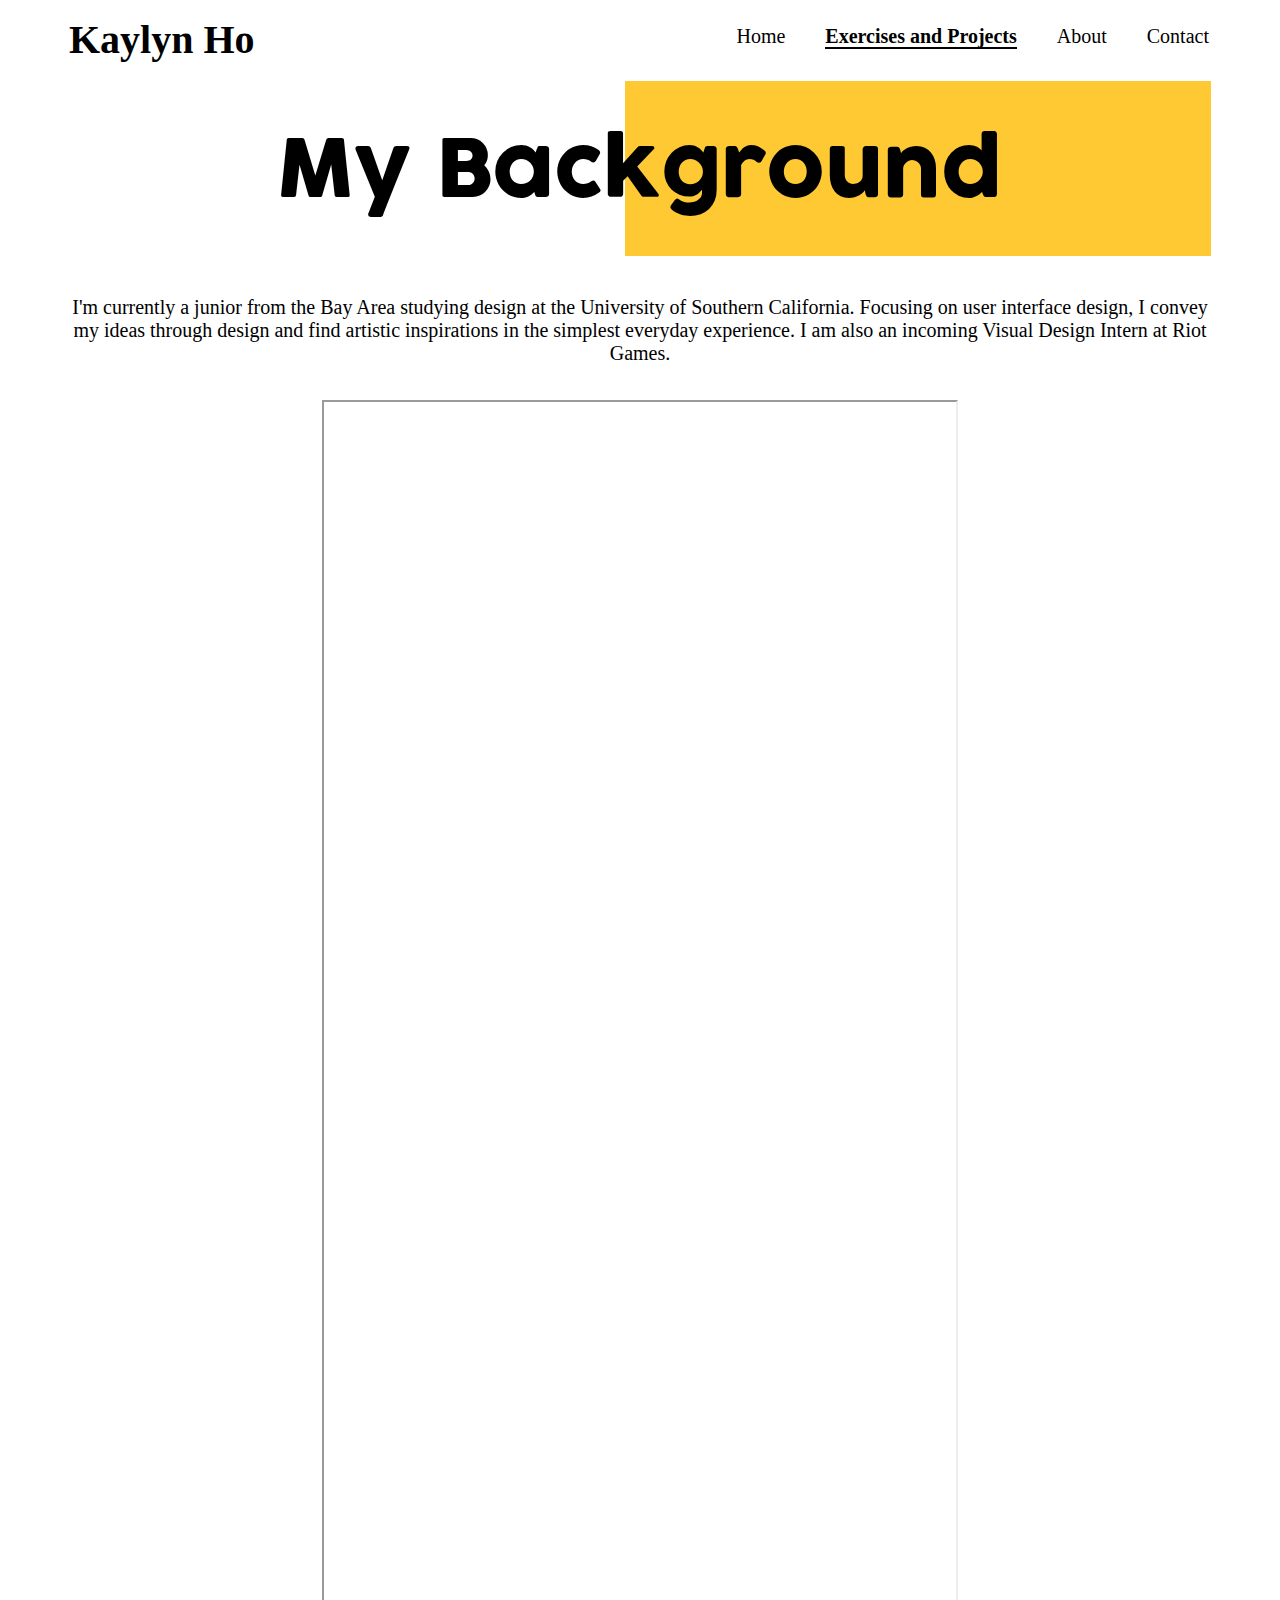
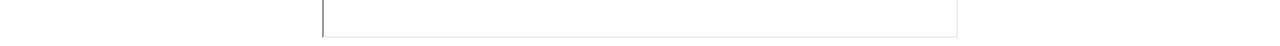
<file: exercise-2/my-background.html>
<!DOCTYPE html>
<html>
<head>
	<!--

                                                                ,,s,,      ,ss,
                                                              #########w#########m
                                                             ###     "@###     "##Q
                                                            j##b                @##
                                                             @##               ;##b
                                                  ,####N,     %##N,          ,###"
                                                ####b"7###      "###m,    s####"
                                              ####      5##p       "@######M^
                                            ;###         @##p          ^`              s#######,
                                           ###b           @##c                      s####^   7##b
                                         ]###              @######MNmew,,,,      ;####^       @##
                                        ###b                #####7%################"           @##
                             ###N,    ,###                 '@###b  G####b  j####b              j##b
                              `"%####m###                    ^^    '8##b   ^@##b                @##
                                   "@####p                                                      '##b
                         ]###mm,,  @##b7#b        ,ss                                            @##m########
                          `""%W######Q,         ]#####b                                       ;######b"
                                 @######        ^#####b      ;#Q  ###p           )####N       7#"  @##
                                ###               ^"^        7########s###p      ######b        ,,s###########L
                               ###                            '@##^'@###b        '5###"        8####87###
                              ###                              '@#####b                               ^@##
                             ###                                  '^                                    5###
                            ###                                                                          '@##m
                           ###                                                                             ^@##p
                          ###b                                                                               "###p
                         ]##b                                                                                  7###
                        ,##b                                                                                    ,@##N
                        ###                                                                                   .#######p
                       @##                                                                                    @#########
                      ]##b                                                                                    8##########c
                      ###                                                                                      7##########b
                     ###b                                                                                        "88###"7##N
                    ,##b                                                                                                ,###b
                    @##                                                                                               ;######Q
                    ##b                                                                                              ;########b
                   @##                                                                                               @######@##
                   ###                                                                                               '@#########
                  ]##b                                                                                                 "8#######b
                  @##                                                                                                         @##
                  @##                                                                                                         !##b
                  @##                                                                                                          @##
                  ###                                                                                                          @##
                  ###                                                                                                          ]##
                  ##b                                                                                                          !##b
                  @##                                                                                                          *##b
                  @##                                                                                                          G##b
                  @##                                                                                                          !##b
                  ]##p                                                                                                         ]##b
                  '##b                                                                                                         @##
                   @##                                                                                                         @##
                   j##b                                                                                                       ]##b
                    @##p                                                                                                      ###
                     ##Q                                                                                                     j##b
                     '##Q                                                                                                   .###
                      "##Q                                                                                                  @##
                       '@##p                                                                                               @##
                         %###p                                                                                 ,smp      .###
                           %###p                                                                           ,s######p    ;###
                             "###mp                                                         ,,,,,,,sss##############  s###`
                               '7@####Q,        @#Q   j##p               ;p    ;Qp      ;#################    8####@####`
                                   `"@#######Nms@##   j##b              ]##b  '###     @########    j#####b    @@####M
                                         `""%WW############################Q  ;#################p   *###@@########"
                                                  `"%%"`````^^^"""""""""""@#####"""""""""##################M""
                                                                                             ```^^```

	-->
	<title>My Background</title>
	<link href="my-background-style.css" rel="stylesheet" type="text/css">
  <link rel="icon" type="image/x-icon" href="../favicon.png">
   <style>
      body {
          animation: fadeInAnimation ease 1.5s;
          animation-iteration-count: 1;
          animation-fill-mode: forwards;
      }
      @keyframes fadeInAnimation {
          0% {
              opacity: 0;
          }
          100% {
              opacity: 1;
          }
      }
  </style>
</head>
<body>
        <div class="Header">
        <h1>Kaylyn Ho</h1>
            <ul class="main-navigation">
  <li><a href="../index.html">Home</a></li>
  <li><a href="#"><span class="bold">Exercises and Projects</span></a>
    <ul>
      <li><a href="../exercise-1/just-ascii-about-me.html">Exercise 1</a></li>
      <li><a href="#">Exercise 2</a>
        <ul>
          <li><a href="../exercise-2/my-name.html">My Name</a></li>
          <li><a href="../exercise-2/my-ascii.html">My ASCII</a></li>
          <li><a href="../exercise-2/my-background.html">My Background</a></li>
          <li><a href="../exercise-2/design-inspiration.html">Design Inspiration</a></li>
          <li><a href="../exercise-2/non-designed.html">Non Designed</a></li>
          <li><a href="../exercise-2/everyday-object.html">Everyday Object</a></li>
        </ul>
      </li>
      <li><a href="#">Exercise 3</a>
        <ul>
          <li><a href="../exercise-3/composition-a.html">Composition A 1923</a></li>
          <li><a href="../exercise-3/untitled.html">Untitled 1953</a></li>
          <li><a href="../exercise-3/untitled-composition.html">Untitled Composition 2012</a></li>
        </ul>
      </li>
      <li><a href="../project-1/project-1.html">Project 1</a></li>
      <li><a href="../project-2/project-2.html">Project 2</a></li>
			<li><a href="../presentation/presentation.html">Presentation</a></li>
      <li><a href="../index.html">Final</a></li>
    </ul>
  </li>
  <li><a href="../About/about.html">About</a></li>
  <li><a href="https://www.linkedin.com/in/kaylyn-ho-4b95b3160/" target="_blank">Contact</a></li>
</ul>
    </div>
	<h2>My Background</h2>
    <div id="rectangle"></div>
	<p>
	I'm currently a junior from the Bay Area studying design at the University of Southern California. Focusing on user interface design, I convey my ideas through design and find artistic inspirations in the simplest everyday experience. I am also an incoming Visual Design Intern at Riot Games.
	</p>
	<iframe src="kaylyn-resume.pdf" width="50%" height="1234px" class="center">
    </iframe>
</body>
</html>
</file>
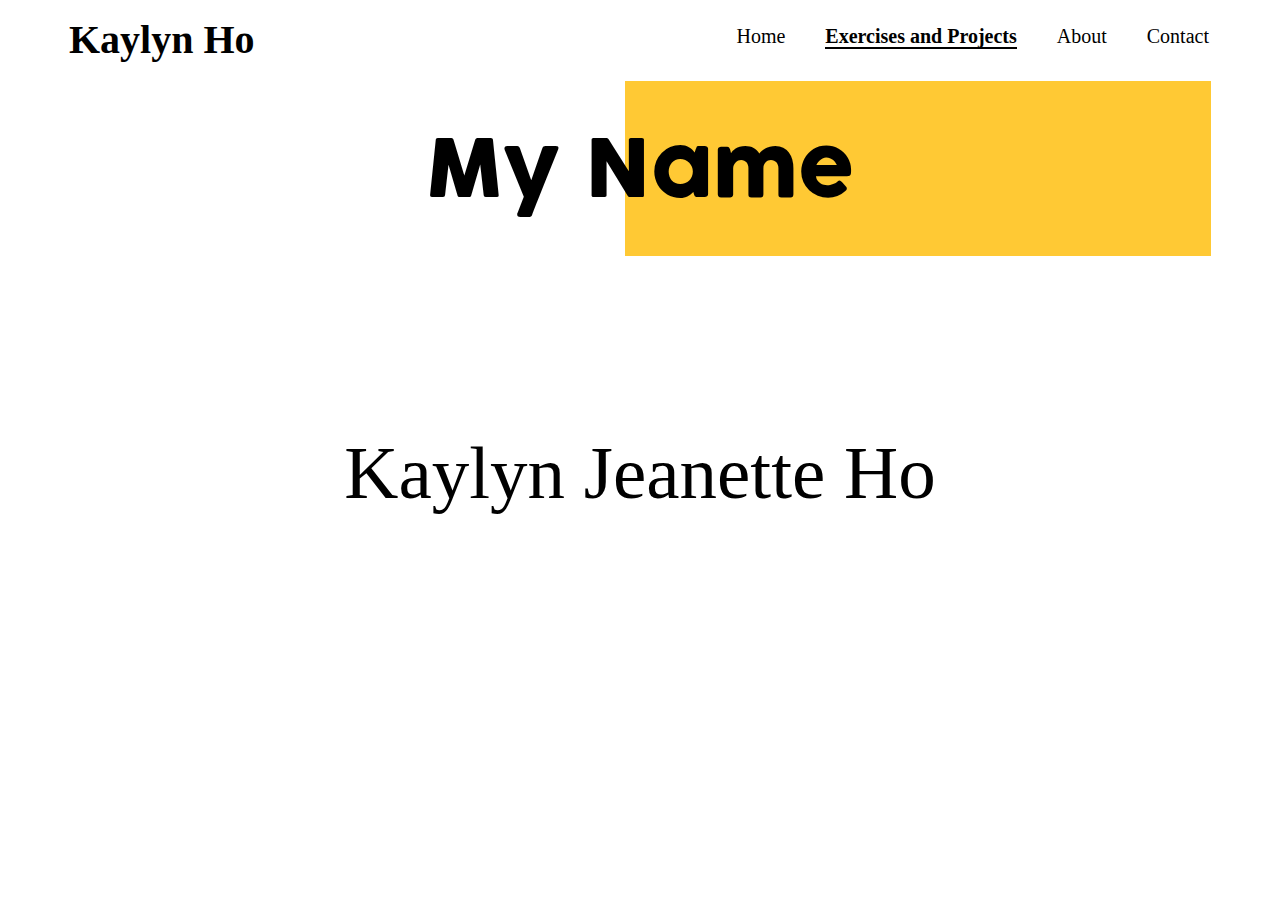
<file: exercise-2/my-name.html>
<!DOCTYPE html>
<html>
<head>
  <!--

                                                                ,,s,,      ,ss,
                                                              #########w#########m
                                                             ###     "@###     "##Q
                                                            j##b                @##
                                                             @##               ;##b
                                                  ,####N,     %##N,          ,###"
                                                ####b"7###      "###m,    s####"
                                              ####      5##p       "@######M^
                                            ;###         @##p          ^`              s#######,
                                           ###b           @##c                      s####^   7##b
                                         ]###              @######MNmew,,,,      ;####^       @##
                                        ###b                #####7%################"           @##
                             ###N,    ,###                 '@###b  G####b  j####b              j##b
                              `"%####m###                    ^^    '8##b   ^@##b                @##
                                   "@####p                                                      '##b
                         ]###mm,,  @##b7#b        ,ss                                            @##m########
                          `""%W######Q,         ]#####b                                       ;######b"
                                 @######        ^#####b      ;#Q  ###p           )####N       7#"  @##
                                ###               ^"^        7########s###p      ######b        ,,s###########L
                               ###                            '@##^'@###b        '5###"        8####87###
                              ###                              '@#####b                               ^@##
                             ###                                  '^                                    5###
                            ###                                                                          '@##m
                           ###                                                                             ^@##p
                          ###b                                                                               "###p
                         ]##b                                                                                  7###
                        ,##b                                                                                    ,@##N
                        ###                                                                                   .#######p
                       @##                                                                                    @#########
                      ]##b                                                                                    8##########c
                      ###                                                                                      7##########b
                     ###b                                                                                        "88###"7##N
                    ,##b                                                                                                ,###b
                    @##                                                                                               ;######Q
                    ##b                                                                                              ;########b
                   @##                                                                                               @######@##
                   ###                                                                                               '@#########
                  ]##b                                                                                                 "8#######b
                  @##                                                                                                         @##
                  @##                                                                                                         !##b
                  @##                                                                                                          @##
                  ###                                                                                                          @##
                  ###                                                                                                          ]##
                  ##b                                                                                                          !##b
                  @##                                                                                                          *##b
                  @##                                                                                                          G##b
                  @##                                                                                                          !##b
                  ]##p                                                                                                         ]##b
                  '##b                                                                                                         @##
                   @##                                                                                                         @##
                   j##b                                                                                                       ]##b
                    @##p                                                                                                      ###
                     ##Q                                                                                                     j##b
                     '##Q                                                                                                   .###
                      "##Q                                                                                                  @##
                       '@##p                                                                                               @##
                         %###p                                                                                 ,smp      .###
                           %###p                                                                           ,s######p    ;###
                             "###mp                                                         ,,,,,,,sss##############  s###`
                               '7@####Q,        @#Q   j##p               ;p    ;Qp      ;#################    8####@####`
                                   `"@#######Nms@##   j##b              ]##b  '###     @########    j#####b    @@####M
                                         `""%WW############################Q  ;#################p   *###@@########"
                                                  `"%%"`````^^^"""""""""""@#####"""""""""##################M""
                                                                                             ```^^```

  -->
	<link href="my-name-style.css" rel="stylesheet" type="text/css">
  <link rel="icon" type="image/x-icon" href="../favicon.png">
	<title>My Name</title>
   <style>
      body {
          animation: fadeInAnimation ease 1.5s;
          animation-iteration-count: 1;
          animation-fill-mode: forwards;
      }
      @keyframes fadeInAnimation {
          0% {
              opacity: 0;
          }
          100% {
              opacity: 1;
          }
      }
  </style>
</head>

<body>
        <div class="Header">
        <h1>Kaylyn Ho</h1>
            <ul class="main-navigation">
  <li><a href="../index.html">Home</a></li>
  <li><a href="#"><span class="bold">Exercises and Projects</span></a>
    <ul>
      <li><a href="../exercise-1/just-ascii-about-me.html">Exercise 1</a></li>
      <li><a href="#">Exercise 2</a>
        <ul>
          <li><a href="my-name.html">My Name</a></li>
          <li><a href="../exercise-2/my-ascii.html">My ASCII</a></li>
          <li><a href="../exercise-2/my-background.html">My Background</a></li>
          <li><a href="../exercise-2/design-inspiration.html">Design Inspiration</a></li>
          <li><a href="../exercise-2/non-designed.html">Non Designed</a></li>
          <li><a href="../exercise-2/everyday-object.html">Everyday Object</a></li>
        </ul>
      </li>
      <li><a href="#">Exercise 3</a>
        <ul>
          <li><a href="../exercise-3/composition-a.html">Composition A 1923</a></li>
          <li><a href="../exercise-3/untitled.html">Untitled 1953</a></li>
          <li><a href="../exercise-3/untitled-composition.html">Untitled Composition 2012</a></li>
        </ul>
      </li>
      <li><a href="../project-1/project-1.html">Project 1</a></li>
      <li><a href="../project-2/project-2.html">Project 2</a></li>
			<li><a href="../presentation/presentation.html">Presentation</a></li>
      <li><a href="../index.html">Final</a></li>
    </ul>
  </li>
  <li><a href="../About/about.html">About</a></li>
  <li><a href="https://www.linkedin.com/in/kaylyn-ho-4b95b3160/" target="_blank">Contact</a></li>
</ul>
    </div>
	<h2>My Name</h2>
    <div id="rectangle"></div>
    <p>Kaylyn Jeanette Ho</p>
</body>

</html>
</file>
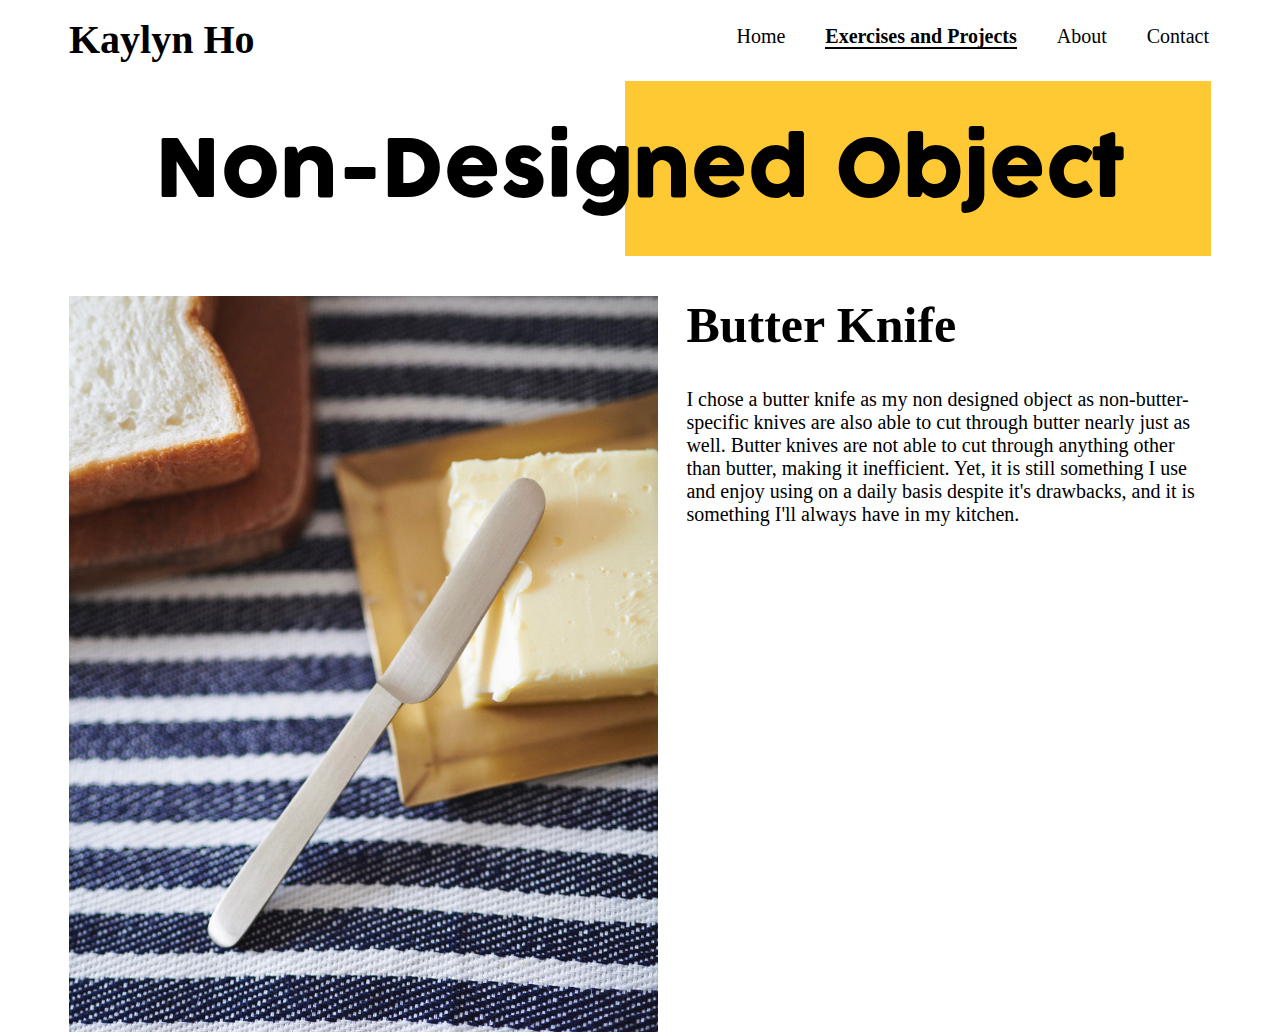
<file: exercise-2/non-designed.html>
<!DOCTYPE html>
<html>
<head>
	<!--

                                                                ,,s,,      ,ss,
                                                              #########w#########m
                                                             ###     "@###     "##Q
                                                            j##b                @##
                                                             @##               ;##b
                                                  ,####N,     %##N,          ,###"
                                                ####b"7###      "###m,    s####"
                                              ####      5##p       "@######M^
                                            ;###         @##p          ^`              s#######,
                                           ###b           @##c                      s####^   7##b
                                         ]###              @######MNmew,,,,      ;####^       @##
                                        ###b                #####7%################"           @##
                             ###N,    ,###                 '@###b  G####b  j####b              j##b
                              `"%####m###                    ^^    '8##b   ^@##b                @##
                                   "@####p                                                      '##b
                         ]###mm,,  @##b7#b        ,ss                                            @##m########
                          `""%W######Q,         ]#####b                                       ;######b"
                                 @######        ^#####b      ;#Q  ###p           )####N       7#"  @##
                                ###               ^"^        7########s###p      ######b        ,,s###########L
                               ###                            '@##^'@###b        '5###"        8####87###
                              ###                              '@#####b                               ^@##
                             ###                                  '^                                    5###
                            ###                                                                          '@##m
                           ###                                                                             ^@##p
                          ###b                                                                               "###p
                         ]##b                                                                                  7###
                        ,##b                                                                                    ,@##N
                        ###                                                                                   .#######p
                       @##                                                                                    @#########
                      ]##b                                                                                    8##########c
                      ###                                                                                      7##########b
                     ###b                                                                                        "88###"7##N
                    ,##b                                                                                                ,###b
                    @##                                                                                               ;######Q
                    ##b                                                                                              ;########b
                   @##                                                                                               @######@##
                   ###                                                                                               '@#########
                  ]##b                                                                                                 "8#######b
                  @##                                                                                                         @##
                  @##                                                                                                         !##b
                  @##                                                                                                          @##
                  ###                                                                                                          @##
                  ###                                                                                                          ]##
                  ##b                                                                                                          !##b
                  @##                                                                                                          *##b
                  @##                                                                                                          G##b
                  @##                                                                                                          !##b
                  ]##p                                                                                                         ]##b
                  '##b                                                                                                         @##
                   @##                                                                                                         @##
                   j##b                                                                                                       ]##b
                    @##p                                                                                                      ###
                     ##Q                                                                                                     j##b
                     '##Q                                                                                                   .###
                      "##Q                                                                                                  @##
                       '@##p                                                                                               @##
                         %###p                                                                                 ,smp      .###
                           %###p                                                                           ,s######p    ;###
                             "###mp                                                         ,,,,,,,sss##############  s###`
                               '7@####Q,        @#Q   j##p               ;p    ;Qp      ;#################    8####@####`
                                   `"@#######Nms@##   j##b              ]##b  '###     @########    j#####b    @@####M
                                         `""%WW############################Q  ;#################p   *###@@########"
                                                  `"%%"`````^^^"""""""""""@#####"""""""""##################M""
                                                                                             ```^^```

	-->
	<title>Non-Designed Object</title>
	<link href="designed-object-style.css" rel="stylesheet" type="text/css">
  <link rel="icon" type="image/x-icon" href="../favicon.png">
   <style>
      body {
          animation: fadeInAnimation ease 1.5s;
          animation-iteration-count: 1;
          animation-fill-mode: forwards;
      }
      @keyframes fadeInAnimation {
          0% {
              opacity: 0;
          }
          100% {
              opacity: 1;
          }
      }
  </style>
</head>
<body>
        <div class="Header">
        <h1>Kaylyn Ho</h1>
            <ul class="main-navigation">
  <li><a href="../index.html">Home</a></li>
  <li><a href="#"><span class="bold">Exercises and Projects</span></a>
    <ul>
      <li><a href="../exercise-1/just-ascii-about-me.html">Exercise 1</a></li>
      <li><a href="#">Exercise 2</a>
        <ul>
          <li><a href="../exercise-2/my-name.html">My Name</a></li>
          <li><a href="../exercise-2/my-ascii.html">My ASCII</a></li>
          <li><a href="../exercise-2/my-background.html">My Background</a></li>
          <li><a href="../exercise-2/design-inspiration.html">Design Inspiration</a></li>
          <li><a href="../exercise-2/non-designed.html">Non Designed</a></li>
          <li><a href="../exercise-2/everyday-object.html">Everyday Object</a></li>
        </ul>
      </li>
      <li><a href="#">Exercise 3</a>
        <ul>
          <li><a href="../exercise-3/composition-a.html">Composition A 1923</a></li>
          <li><a href="../exercise-3/untitled.html">Untitled 1953</a></li>
          <li><a href="../exercise-3/untitled-composition.html">Untitled Composition 2012</a></li>
        </ul>
      </li>
      <li><a href="../project-1/project-1.html">Project 1</a></li>
      <li><a href="../project-2/project-2.html">Project 2</a></li>
			<li><a href="../presentation/presentation.html">Presentation</a></li>
      <li><a href="../index.html">Final</a></li>
    </ul>
  </li>
  <li><a href="../About/about.html">About</a></li>
  <li><a href="https://www.linkedin.com/in/kaylyn-ho-4b95b3160/" target="_blank">Contact</a></li>
</ul>
    </div>
	<h2>Non-Designed Object</h2>
	<div id="rectangle"></div>
	<img src="non-designed.jpeg" alt="Non Designed Object">
	<h3>Butter Knife</h3>
	<p>I chose a butter knife as my non designed object as non-butter-specific knives are also able to cut through butter nearly just as well. Butter knives are not able to cut through anything other than butter, making it inefficient. Yet, it is still something I use and enjoy using on a daily basis despite it's drawbacks, and it is something I'll always have in my kitchen.</p>
</body>
</html>
</file>
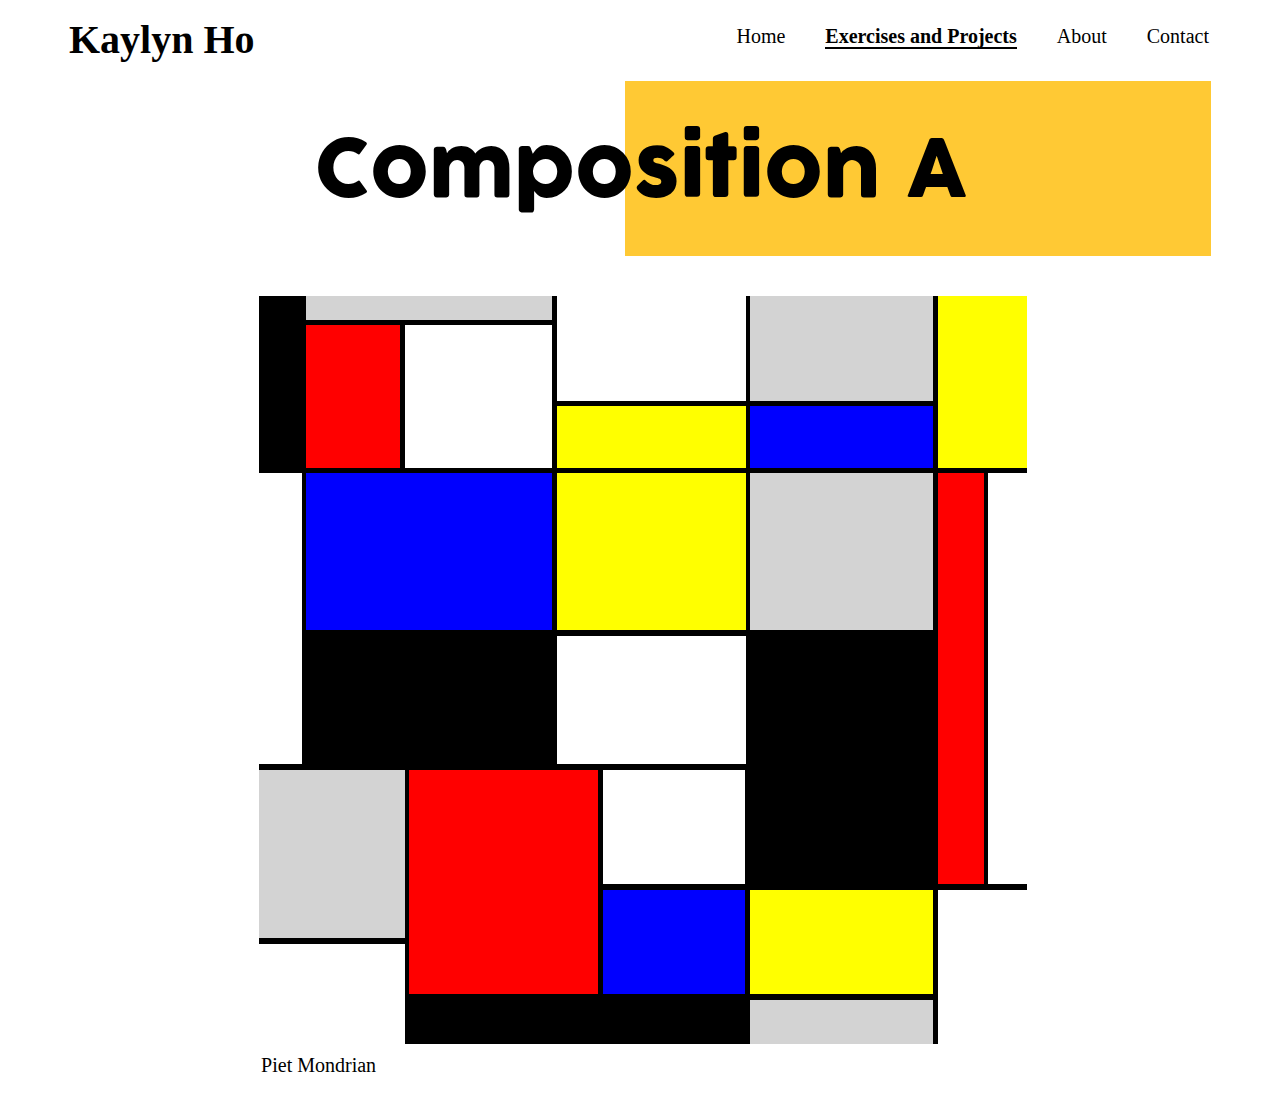
<file: exercise-3/composition-a.html>
<!DOCTYPE html>
<html lang="en-US">
<head>
	<!--

                                                                ,,s,,      ,ss,
                                                              #########w#########m
                                                             ###     "@###     "##Q
                                                            j##b                @##
                                                             @##               ;##b
                                                  ,####N,     %##N,          ,###"
                                                ####b"7###      "###m,    s####"
                                              ####      5##p       "@######M^
                                            ;###         @##p          ^`              s#######,
                                           ###b           @##c                      s####^   7##b
                                         ]###              @######MNmew,,,,      ;####^       @##
                                        ###b                #####7%################"           @##
                             ###N,    ,###                 '@###b  G####b  j####b              j##b
                              `"%####m###                    ^^    '8##b   ^@##b                @##
                                   "@####p                                                      '##b
                         ]###mm,,  @##b7#b        ,ss                                            @##m########
                          `""%W######Q,         ]#####b                                       ;######b"
                                 @######        ^#####b      ;#Q  ###p           )####N       7#"  @##
                                ###               ^"^        7########s###p      ######b        ,,s###########L
                               ###                            '@##^'@###b        '5###"        8####87###
                              ###                              '@#####b                               ^@##
                             ###                                  '^                                    5###
                            ###                                                                          '@##m
                           ###                                                                             ^@##p
                          ###b                                                                               "###p
                         ]##b                                                                                  7###
                        ,##b                                                                                    ,@##N
                        ###                                                                                   .#######p
                       @##                                                                                    @#########
                      ]##b                                                                                    8##########c
                      ###                                                                                      7##########b
                     ###b                                                                                        "88###"7##N
                    ,##b                                                                                                ,###b
                    @##                                                                                               ;######Q
                    ##b                                                                                              ;########b
                   @##                                                                                               @######@##
                   ###                                                                                               '@#########
                  ]##b                                                                                                 "8#######b
                  @##                                                                                                         @##
                  @##                                                                                                         !##b
                  @##                                                                                                          @##
                  ###                                                                                                          @##
                  ###                                                                                                          ]##
                  ##b                                                                                                          !##b
                  @##                                                                                                          *##b
                  @##                                                                                                          G##b
                  @##                                                                                                          !##b
                  ]##p                                                                                                         ]##b
                  '##b                                                                                                         @##
                   @##                                                                                                         @##
                   j##b                                                                                                       ]##b
                    @##p                                                                                                      ###
                     ##Q                                                                                                     j##b
                     '##Q                                                                                                   .###
                      "##Q                                                                                                  @##
                       '@##p                                                                                               @##
                         %###p                                                                                 ,smp      .###
                           %###p                                                                           ,s######p    ;###
                             "###mp                                                         ,,,,,,,sss##############  s###`
                               '7@####Q,        @#Q   j##p               ;p    ;Qp      ;#################    8####@####`
                                   `"@#######Nms@##   j##b              ]##b  '###     @########    j#####b    @@####M
                                         `""%WW############################Q  ;#################p   *###@@########"
                                                  `"%%"`````^^^"""""""""""@#####"""""""""##################M""
                                                                                             ```^^```

	-->
	<title>Piet Mondrian - Composition A</title>
	<meta charset="utf-8">
	<link type="text/css" rel="stylesheet" href="composition-a-stylesheet.css">
  <link rel="icon" type="image/x-icon" href="../favicon.png">
   <style>
      body {
          animation: fadeInAnimation ease 1.5s;
          animation-iteration-count: 1;
          animation-fill-mode: forwards;
      }
      @keyframes fadeInAnimation {
          0% {
              opacity: 0;
          }
          100% {
              opacity: 1;
          }
      }
  </style>
</head>
	<body>
        <div class="Header">
        <h1>Kaylyn Ho</h1>
            <ul class="main-navigation">
  <li><a href="../index.html">Home</a></li>
  <li><a href="#"><span class="bold">Exercises and Projects</span></a>
    <ul>
      <li><a href="../exercise-1/just-ascii-about-me.html">Exercise 1</a></li>
      <li><a href="#">Exercise 2</a>
        <ul>
          <li><a href="../exercise-2/my-name.html">My Name</a></li>
          <li><a href="../exercise-2/my-ascii.html">My ASCII</a></li>
          <li><a href="../exercise-2/my-background.html">My Background</a></li>
          <li><a href="../exercise-2/design-inspiration.html">Design Inspiration</a></li>
          <li><a href="../exercise-2/non-designed.html">Non Designed</a></li>
          <li><a href="../exercise-2/everyday-object.html">Everyday Object</a></li>
        </ul>
      </li>
      <li><a href="#">Exercise 3</a>
        <ul>
          <li><a href="../exercise-3/composition-a.html">Composition A 1923</a></li>
          <li><a href="../exercise-3/untitled.html">Untitled 1953</a></li>
          <li><a href="../exercise-3/untitled-composition.html">Untitled Composition 2012</a></li>
        </ul>
      </li>
      <li><a href="../project-1/project-1.html">Project 1</a></li>
			<li><a href="../presentation/presentation.html">Presentation</a></li>
      <li><a href="../index.html">Final</a></li>
    </ul>
  </li>
  <li><a href="../About/about.html">About</a></li>
  <li><a href="https://www.linkedin.com/in/kaylyn-ho-4b95b3160/" target="_blank">Contact</a></li>
</ul>
    </div>
<h2>Composition A</h2>
	<div id="rectangle"></div>
	<main id="canvas">
		<section class="black">
			<article id="b1" class="black"></article>
			<article id="g1" class="LightGray"></article>
			<article id="w1" class="white"></article>
			<article id="g2" class="LightGray"></article>
			<article id="y1" class="yellow"></article>
			<article id="r1" class="red"></article>
			<article id="w2" class="white"></article>
			<article id="y2" class="yellow"></article>
			<article id="blu1" class="blue"></article>
			<article id="w3" class="white"></article>
			<article id="blu2" class="blue"></article>
			<article id="y3" class="yellow"></article>
			<article id="g3" class="LightGray"></article>
			<article id="r2" class="red"></article>
			<article id="w4" class="white"></article>
			<article id="b2" class="black"></article>
			<article id="w5" class="white"></article>
			<article id="b3" class="black"></article>
			<article id="g4" class="LightGray"></article>
			<article id="r3" class="red"></article>
			<article id="w6" class="white"></article>
			<article id="w7" class="white"></article>
			<article id="blu3" class="blue"></article>
			<article id="y4" class="yellow"></article>
			<article id="w8" class="white"></article>
			<article id="b4" class="black"></article>
			<article id="g5" class="LightGray"></article>
		</section>
	</main>

	<figcaption><a target="_blank">Piet Mondrian</a></figcaption>

</body>
</html>
</file>
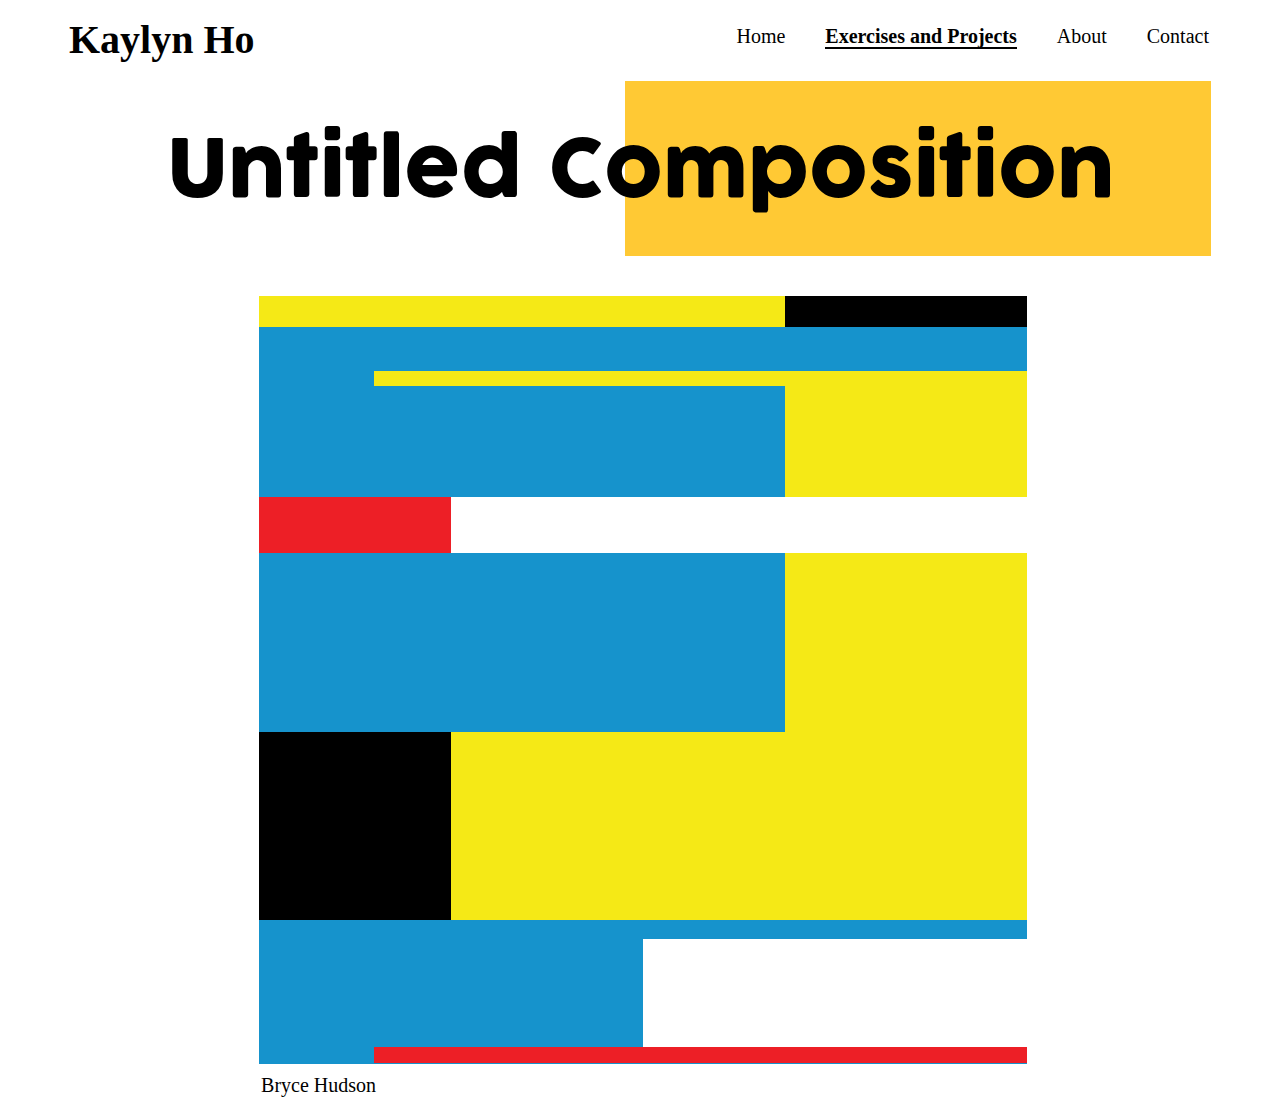
<file: exercise-3/untitled-composition.html>
<!DOCTYPE html>
<html lang="en-US">
	<head>
	<!--

                                                                ,,s,,      ,ss,
                                                              #########w#########m
                                                             ###     "@###     "##Q
                                                            j##b                @##
                                                             @##               ;##b
                                                  ,####N,     %##N,          ,###"
                                                ####b"7###      "###m,    s####"
                                              ####      5##p       "@######M^
                                            ;###         @##p          ^`              s#######,
                                           ###b           @##c                      s####^   7##b
                                         ]###              @######MNmew,,,,      ;####^       @##
                                        ###b                #####7%################"           @##
                             ###N,    ,###                 '@###b  G####b  j####b              j##b
                              `"%####m###                    ^^    '8##b   ^@##b                @##
                                   "@####p                                                      '##b
                         ]###mm,,  @##b7#b        ,ss                                            @##m########
                          `""%W######Q,         ]#####b                                       ;######b"
                                 @######        ^#####b      ;#Q  ###p           )####N       7#"  @##
                                ###               ^"^        7########s###p      ######b        ,,s###########L
                               ###                            '@##^'@###b        '5###"        8####87###
                              ###                              '@#####b                               ^@##
                             ###                                  '^                                    5###
                            ###                                                                          '@##m
                           ###                                                                             ^@##p
                          ###b                                                                               "###p
                         ]##b                                                                                  7###
                        ,##b                                                                                    ,@##N
                        ###                                                                                   .#######p
                       @##                                                                                    @#########
                      ]##b                                                                                    8##########c
                      ###                                                                                      7##########b
                     ###b                                                                                        "88###"7##N
                    ,##b                                                                                                ,###b
                    @##                                                                                               ;######Q
                    ##b                                                                                              ;########b
                   @##                                                                                               @######@##
                   ###                                                                                               '@#########
                  ]##b                                                                                                 "8#######b
                  @##                                                                                                         @##
                  @##                                                                                                         !##b
                  @##                                                                                                          @##
                  ###                                                                                                          @##
                  ###                                                                                                          ]##
                  ##b                                                                                                          !##b
                  @##                                                                                                          *##b
                  @##                                                                                                          G##b
                  @##                                                                                                          !##b
                  ]##p                                                                                                         ]##b
                  '##b                                                                                                         @##
                   @##                                                                                                         @##
                   j##b                                                                                                       ]##b
                    @##p                                                                                                      ###
                     ##Q                                                                                                     j##b
                     '##Q                                                                                                   .###
                      "##Q                                                                                                  @##
                       '@##p                                                                                               @##
                         %###p                                                                                 ,smp      .###
                           %###p                                                                           ,s######p    ;###
                             "###mp                                                         ,,,,,,,sss##############  s###`
                               '7@####Q,        @#Q   j##p               ;p    ;Qp      ;#################    8####@####`
                                   `"@#######Nms@##   j##b              ]##b  '###     @########    j#####b    @@####M
                                         `""%WW############################Q  ;#################p   *###@@########"
                                                  `"%%"`````^^^"""""""""""@#####"""""""""##################M""
                                                                                             ```^^```

	-->
		<title>Bryce Hudson - Untitled Composition</title>
		<meta charset="utf-8">
		<link type="text/css" rel="stylesheet" href="untitled-composition-stylesheet.css">
    <link rel="icon" type="image/x-icon" href="../favicon.png">
     <style>
      body {
          animation: fadeInAnimation ease 1.5s;
          animation-iteration-count: 1;
          animation-fill-mode: forwards;
      }
      @keyframes fadeInAnimation {
          0% {
              opacity: 0;
          }
          100% {
              opacity: 1;
          }
      }
    </style>
	</head>

	<body>
	    <div class="Header">
        <h1>Kaylyn Ho</h1>
            <ul class="main-navigation">
  <li><a href="../index.html">Home</a></li>
  <li><a href="#"><span class="bold">Exercises and Projects</span></a>
    <ul>
      <li><a href="../exercise-1/just-ascii-about-me.html">Exercise 1</a></li>
      <li><a href="#">Exercise 2</a>
        <ul>
          <li><a href="../exercise-2/my-name.html">My Name</a></li>
          <li><a href="../exercise-2/my-ascii.html">My ASCII</a></li>
          <li><a href="../exercise-2/my-background.html">My Background</a></li>
          <li><a href="../exercise-2/design-inspiration.html">Design Inspiration</a></li>
          <li><a href="../exercise-2/non-designed.html">Non Designed</a></li>
          <li><a href="../exercise-2/everyday-object.html">Everyday Object</a></li>
        </ul>
      </li>
      <li><a href="#">Exercise 3</a>
        <ul>
          <li><a href="../exercise-3/composition-a.html">Composition A 1923</a></li>
          <li><a href="../exercise-3/untitled.html">Untitled 1953</a></li>
          <li><a href="../exercise-3/untitled-composition.html">Untitled Composition 2012</a></li>
        </ul>
      </li>
      <li><a href="../project-1/project-1.html">Project 1</a></li>
      <li><a href="../project-2/project-2.html">Project 2</a></li>
			<li><a href="../presentation/presentation.html">Presentation</a></li>
      <li><a href="../index.html">Final</a></li>
    </ul>
  </li>
  <li><a href="../About/about.html">About</a></li>
  <li><a href="https://www.linkedin.com/in/kaylyn-ho-4b95b3160/" target="_blank">Contact</a></li>
</ul>
    </div>
<h2>Untitled Composition</h2>
	<div id="rectangle"></div>
		<main id="canvas">
			<section class="blue">
				<article id="y1" class="yellow"></article>
				<article id="b1" class="black"></article>
				<article id="y2" class="yellow"></article>
				<article id="y3" class="yellow"></article>
				<article id="r1" class="red"></article>
				<article id="w1" class="white"></article>
				<article id="y4" class="yellow"></article>
				<article id="b2" class="black"></article>
				<article id="y5" class="yellow"></article>
				<article id="w2" class="white"></article>
				<article id="r2" class="red"></article>
			</section>
		</main>

		<figcaption><a target="_blank">Bryce Hudson</a></figcaption>

	</body>
</html>
</file>
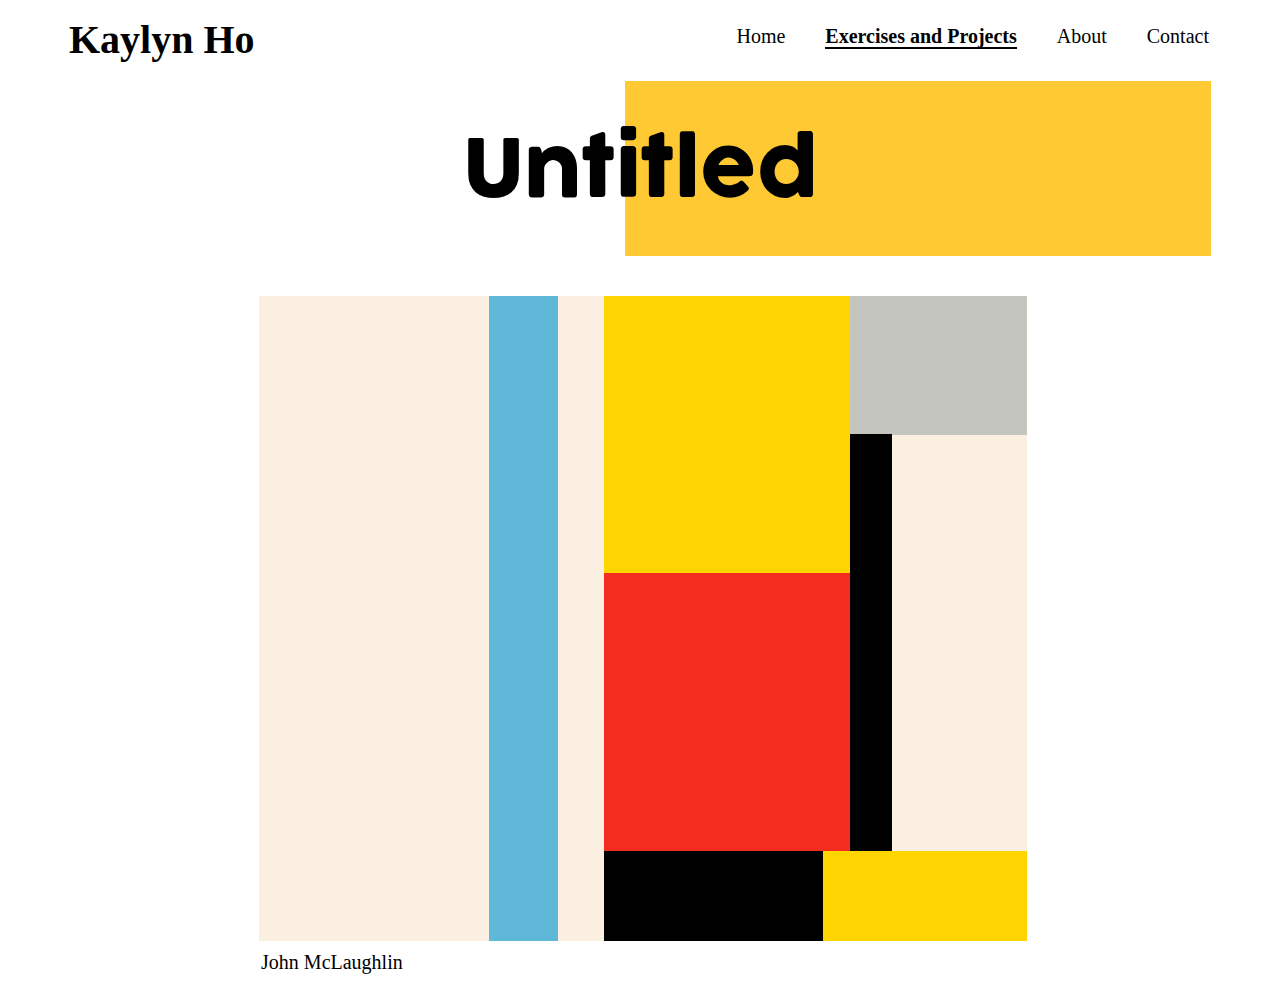
<file: exercise-3/untitled.html>
<!DOCTYPE html>
<html lang="en-US">
	<head>
	<!--

                                                                ,,s,,      ,ss,
                                                              #########w#########m
                                                             ###     "@###     "##Q
                                                            j##b                @##
                                                             @##               ;##b
                                                  ,####N,     %##N,          ,###"
                                                ####b"7###      "###m,    s####"
                                              ####      5##p       "@######M^
                                            ;###         @##p          ^`              s#######,
                                           ###b           @##c                      s####^   7##b
                                         ]###              @######MNmew,,,,      ;####^       @##
                                        ###b                #####7%################"           @##
                             ###N,    ,###                 '@###b  G####b  j####b              j##b
                              `"%####m###                    ^^    '8##b   ^@##b                @##
                                   "@####p                                                      '##b
                         ]###mm,,  @##b7#b        ,ss                                            @##m########
                          `""%W######Q,         ]#####b                                       ;######b"
                                 @######        ^#####b      ;#Q  ###p           )####N       7#"  @##
                                ###               ^"^        7########s###p      ######b        ,,s###########L
                               ###                            '@##^'@###b        '5###"        8####87###
                              ###                              '@#####b                               ^@##
                             ###                                  '^                                    5###
                            ###                                                                          '@##m
                           ###                                                                             ^@##p
                          ###b                                                                               "###p
                         ]##b                                                                                  7###
                        ,##b                                                                                    ,@##N
                        ###                                                                                   .#######p
                       @##                                                                                    @#########
                      ]##b                                                                                    8##########c
                      ###                                                                                      7##########b
                     ###b                                                                                        "88###"7##N
                    ,##b                                                                                                ,###b
                    @##                                                                                               ;######Q
                    ##b                                                                                              ;########b
                   @##                                                                                               @######@##
                   ###                                                                                               '@#########
                  ]##b                                                                                                 "8#######b
                  @##                                                                                                         @##
                  @##                                                                                                         !##b
                  @##                                                                                                          @##
                  ###                                                                                                          @##
                  ###                                                                                                          ]##
                  ##b                                                                                                          !##b
                  @##                                                                                                          *##b
                  @##                                                                                                          G##b
                  @##                                                                                                          !##b
                  ]##p                                                                                                         ]##b
                  '##b                                                                                                         @##
                   @##                                                                                                         @##
                   j##b                                                                                                       ]##b
                    @##p                                                                                                      ###
                     ##Q                                                                                                     j##b
                     '##Q                                                                                                   .###
                      "##Q                                                                                                  @##
                       '@##p                                                                                               @##
                         %###p                                                                                 ,smp      .###
                           %###p                                                                           ,s######p    ;###
                             "###mp                                                         ,,,,,,,sss##############  s###`
                               '7@####Q,        @#Q   j##p               ;p    ;Qp      ;#################    8####@####`
                                   `"@#######Nms@##   j##b              ]##b  '###     @########    j#####b    @@####M
                                         `""%WW############################Q  ;#################p   *###@@########"
                                                  `"%%"`````^^^"""""""""""@#####"""""""""##################M""
                                                                                             ```^^```

	-->
		<title>John McLaughlin - Untitled</title>
		<meta charset="utf-8">
		<link type="text/css" rel="stylesheet" href="untitled-stylesheet.css">
    <link rel="icon" type="image/x-icon" href="../favicon.png">
     <style>
      body {
          animation: fadeInAnimation ease 1.5s;
          animation-iteration-count: 1;
          animation-fill-mode: forwards;
      }
      @keyframes fadeInAnimation {
          0% {
              opacity: 0;
          }
          100% {
              opacity: 1;
          }
      }
  </style>
	</head>

	<body>
	    <div class="Header">
        <h1>Kaylyn Ho</h1>
            <ul class="main-navigation">
  <li><a href="../index.html">Home</a></li>
  <li><a href="#"><span class="bold">Exercises and Projects</span></a>
    <ul>
      <li><a href="../exercise-1/just-ascii-about-me.html">Exercise 1</a></li>
      <li><a href="#">Exercise 2</a>
        <ul>
          <li><a href="../exercise-2/my-name.html">My Name</a></li>
          <li><a href="../exercise-2/my-ascii.html">My ASCII</a></li>
          <li><a href="../exercise-2/my-background.html">My Background</a></li>
          <li><a href="../exercise-2/design-inspiration.html">Design Inspiration</a></li>
          <li><a href="../exercise-2/non-designed.html">Non Designed</a></li>
          <li><a href="../exercise-2/everyday-object.html">Everyday Object</a></li>
        </ul>
      </li>
      <li><a href="#">Exercise 3</a>
        <ul>
          <li><a href="../exercise-3/composition-a.html">Composition A 1923</a></li>
          <li><a href="../exercise-3/untitled.html">Untitled 1953</a></li>
          <li><a href="../exercise-3/untitled-composition.html">Untitled Composition 2012</a></li>
        </ul>
      </li>
      <li><a href="../project-1/project-1.html">Project 1</a></li>
      <li><a href="../project-2/project-2.html">Project 2</a></li>
			<li><a href="../presentation/presentation.html">Presentation</a></li>
      <li><a href="../index.html">Final</a></li>
    </ul>
  </li>
  <li><a href="../About/about.html">About</a></li>
  <li><a href="https://www.linkedin.com/in/kaylyn-ho-4b95b3160/" target="_blank">Contact</a></li>
</ul>
    </div>
<h2>Untitled</h2>
	<div id="rectangle"></div>
		<main id="canvas">
			<section class="white">
				<article id="blu1" class="blue"></article>
				<article id="y1" class="yellow"></article>
				<article id="g1" class="grey"></article>
				<article id="r1" class="red"></article>
				<article id="b1" class="black"></article>
				<article id="b2" class="black"></article>
				<article id="y2" class="yellow"></article>
			</section>
		</main>

		<figcaption><a target="_blank">John McLaughlin</a></figcaption>

	</body>
</html>
</file>
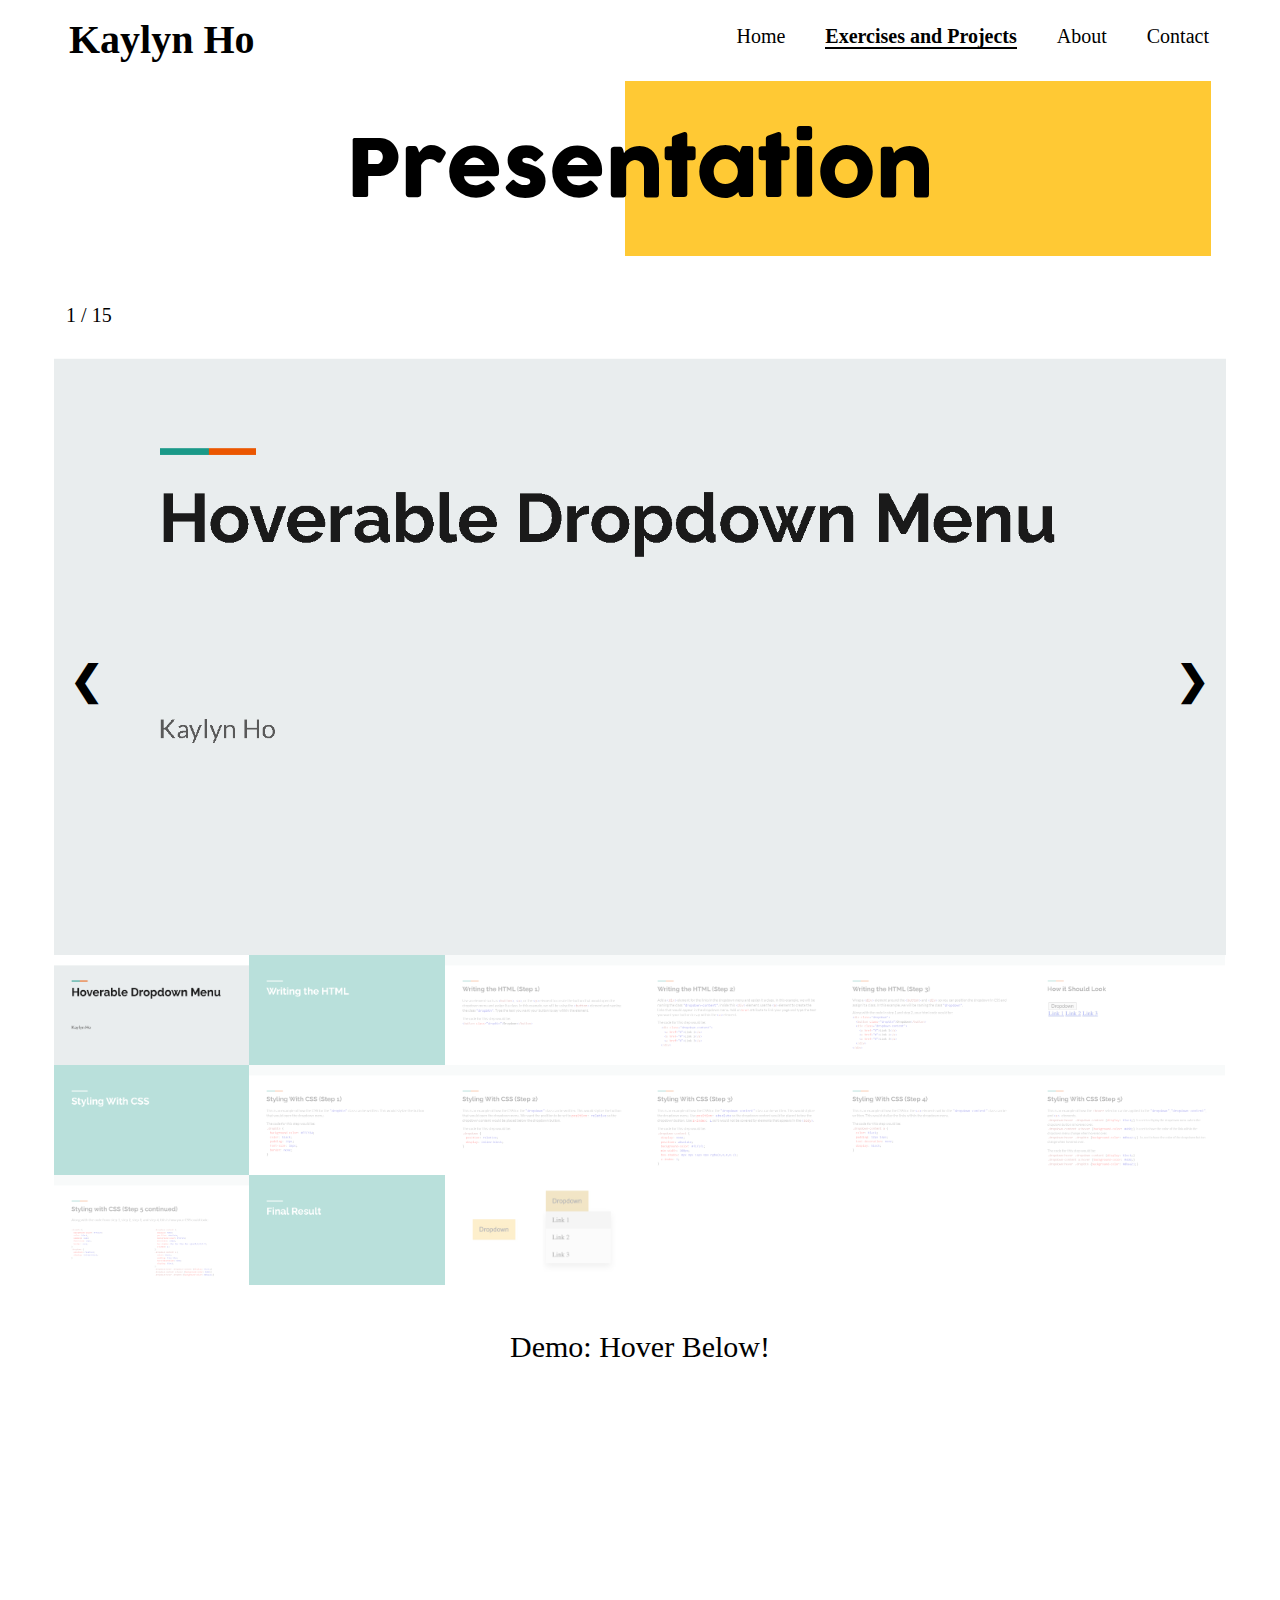
<file: presentation/presentation.html>
<!doctype html>
<html>
<head>
  <!--

                                                                ,,s,,      ,ss,
                                                              #########w#########m
                                                             ###     "@###     "##Q
                                                            j##b                @##
                                                             @##               ;##b
                                                  ,####N,     %##N,          ,###"
                                                ####b"7###      "###m,    s####"
                                              ####      5##p       "@######M^
                                            ;###         @##p          ^`              s#######,
                                           ###b           @##c                      s####^   7##b
                                         ]###              @######MNmew,,,,      ;####^       @##
                                        ###b                #####7%################"           @##
                             ###N,    ,###                 '@###b  G####b  j####b              j##b
                              `"%####m###                    ^^    '8##b   ^@##b                @##
                                   "@####p                                                      '##b
                         ]###mm,,  @##b7#b        ,ss                                            @##m########
                          `""%W######Q,         ]#####b                                       ;######b"
                                 @######        ^#####b      ;#Q  ###p           )####N       7#"  @##
                                ###               ^"^        7########s###p      ######b        ,,s###########L
                               ###                            '@##^'@###b        '5###"        8####87###
                              ###                              '@#####b                               ^@##
                             ###                                  '^                                    5###
                            ###                                                                          '@##m
                           ###                                                                             ^@##p
                          ###b                                                                               "###p
                         ]##b                                                                                  7###
                        ,##b                                                                                    ,@##N
                        ###                                                                                   .#######p
                       @##                                                                                    @#########
                      ]##b                                                                                    8##########c
                      ###                                                                                      7##########b
                     ###b                                                                                        "88###"7##N
                    ,##b                                                                                                ,###b
                    @##                                                                                               ;######Q
                    ##b                                                                                              ;########b
                   @##                                                                                               @######@##
                   ###                                                                                               '@#########
                  ]##b                                                                                                 "8#######b
                  @##                                                                                                         @##
                  @##                                                                                                         !##b
                  @##                                                                                                          @##
                  ###                                                                                                          @##
                  ###                                                                                                          ]##
                  ##b                                                                                                          !##b
                  @##                                                                                                          *##b
                  @##                                                                                                          G##b
                  @##                                                                                                          !##b
                  ]##p                                                                                                         ]##b
                  '##b                                                                                                         @##
                   @##                                                                                                         @##
                   j##b                                                                                                       ]##b
                    @##p                                                                                                      ###
                     ##Q                                                                                                     j##b
                     '##Q                                                                                                   .###
                      "##Q                                                                                                  @##
                       '@##p                                                                                               @##
                         %###p                                                                                 ,smp      .###
                           %###p                                                                           ,s######p    ;###
                             "###mp                                                         ,,,,,,,sss##############  s###`
                               '7@####Q,        @#Q   j##p               ;p    ;Qp      ;#################    8####@####`
                                   `"@#######Nms@##   j##b              ]##b  '###     @########    j#####b    @@####M
                                         `""%WW############################Q  ;#################p   *###@@########"
                                                  `"%%"`````^^^"""""""""""@#####"""""""""##################M""
                                                                                             ```^^```

  -->
  <meta name="viewport" content="width=device-width, initial-scale=1">
  <link href="style.css" rel="stylesheet" type="text/css">
  <link rel="icon" type="image/x-icon" href="../favicon.png">
    <title>Presentation</title>
   <style>
        body {
            animation: fadeInAnimation ease 1.5s;
            animation-iteration-count: 1;
            animation-fill-mode: forwards;
            
        }
        @keyframes fadeInAnimation {
            0% {
                opacity: 0;
            }
            100% {
                opacity: 1;
            }
        }
  </style>
</head>
<body>
  <div class="Header">
  <h1>Kaylyn Ho</h1>
  <ul class="main-navigation">
    <li><a href="../index.html">Home</a></li>
    <li><a href="#"><span class="bold">Exercises and Projects</span></a>
      <ul>
        <li><a href="../exercise-1/just-ascii-about-me.html">Exercise 1</a></li>
        <li><a href="#">Exercise 2</a>
          <ul>
            <li><a href="../exercise-2/my-name.html">My Name</a></li>
            <li><a href="../exercise-2/my-ascii.html">My ASCII</a></li>
            <li><a href="../exercise-2/my-background.html">My Background</a></li>
            <li><a href="../exercise-2/design-inspiration.html">Design Inspiration</a></li>
            <li><a href="../exercise-2/non-designed.html">Non Designed</a></li>
            <li><a href="../exercise-2/everyday-object.html">Everyday Object</a></li>
          </ul>
        </li>
        <li><a href="#">Exercise 3</a>
          <ul>
            <li><a href="../exercise-3/composition-a.html">Composition A 1923</a></li>
            <li><a href="../exercise-3/untitled.html">Untitled 1953</a></li>
            <li><a href="../exercise-3/untitled-composition.html">Untitled Composition 2012</a></li>
          </ul>
        </li>
        <li><a href="../project-1/project-1.html">Project 1</a></li>
        <li><a href="../project-2/project-2.html">Project 2</a></li>
        <li><a href="presentation.html">Presentation</a></li>
        <li><a href="../index.html">Final</a></li>
      </ul>
    </li>
    <li><a href="../About/about.html">About</a></li>
    <li><a href="https://www.linkedin.com/in/kaylyn-ho-4b95b3160/" target="_blank">Contact</a></li>
  </ul>
</div>
<h2>Presentation</h2>
	<div id="rectangle"></div>
<div class="container">
  <div class="mySlides">
    <div class="numbertext">1 / 15</div>
    <img src="img/page1.png" style="width:100%">
  </div>

  <div class="mySlides">
    <div class="numbertext">2 / 15</div>
    <img src="img/page2.png" style="width:100%">
  </div>

  <div class="mySlides">
    <div class="numbertext">3 / 15</div>
    <img src="img/page3.png" style="width:100%">
  </div>

  <div class="mySlides">
    <div class="numbertext">4 / 15</div>
    <img src="img/page4.png" style="width:100%">
  </div>

  <div class="mySlides">
    <div class="numbertext">5 / 15</div>
    <img src="img/page5.png" style="width:100%">
  </div>

  <div class="mySlides">
    <div class="numbertext">6 / 15</div>
    <img src="img/page6.png" style="width:100%">
  </div>

  <div class="mySlides">
    <div class="numbertext">7 / 15</div>
    <img src="img/page7.png" style="width:100%">
  </div>

  <div class="mySlides">
    <div class="numbertext">8 / 15</div>
    <img src="img/page8.png" style="width:100%">
  </div>

  <div class="mySlides">
    <div class="numbertext">9 / 15</div>
    <img src="img/page9.png" style="width:100%">
  </div>

  <div class="mySlides">
    <div class="numbertext">10 / 15</div>
    <img src="img/page10.png" style="width:100%">
  </div>

  <div class="mySlides">
    <div class="numbertext">11 / 15</div>
    <img src="img/page11.png" style="width:100%">
  </div>

  <div class="mySlides">
    <div class="numbertext">12 / 15</div>
    <img src="img/page12.png" style="width:100%">
  </div>

  <div class="mySlides">
    <div class="numbertext">13 / 15</div>
    <img src="img/page13.png" style="width:100%">
  </div>

  <div class="mySlides">
    <div class="numbertext">14 / 15</div>
    <img src="img/page14.png" style="width:100%">
  </div>

  <div class="mySlides">
    <div class="numbertext">15 / 15</div>
    <img src="img/page15.png" style="width:100%">
  </div>

  <a class="prev" onclick="plusSlides(-1)">❮</a>
  <a class="next" onclick="plusSlides(1)">❯</a>

  <div class="row">
    <div class="column">
      <img class="demo cursor" src="img/page1.png" style="width:100%" onclick="currentSlide(1)">
    </div>
    <div class="column">
      <img class="demo cursor" src="img/page2.png" style="width:100%" onclick="currentSlide(2)">
    </div>
    <div class="column">
      <img class="demo cursor" src="img/page3.png" style="width:100%" onclick="currentSlide(3)">
    </div>
    <div class="column">
      <img class="demo cursor" src="img/page4.png" style="width:100%" onclick="currentSlide(4)">
    </div>
    <div class="column">
      <img class="demo cursor" src="img/page5.png" style="width:100%" onclick="currentSlide(5)">
    </div>
    <div class="column">
      <img class="demo cursor" src="img/page6.png" style="width:100%" onclick="currentSlide(6)">
    </div>
    <div class="column">
      <img class="demo cursor" src="img/page7.png" style="width:100%" onclick="currentSlide(7)">
    </div>
    <div class="column">
      <img class="demo cursor" src="img/page8.png" style="width:100%" onclick="currentSlide(8)">
    </div>
    <div class="column">
      <img class="demo cursor" src="img/page9.png" style="width:100%" onclick="currentSlide(9)">
    </div>
    <div class="column">
      <img class="demo cursor" src="img/page10.png" style="width:100%" onclick="currentSlide(10)">
    </div>
    <div class="column">
      <img class="demo cursor" src="img/page11.png" style="width:100%" onclick="currentSlide(11)">
    </div>
    <div class="column">
      <img class="demo cursor" src="img/page12.png" style="width:100%" onclick="currentSlide(12)">
    </div>
    <div class="column">
      <img class="demo cursor" src="img/page13.png" style="width:100%" onclick="currentSlide(13)">
    </div>
    <div class="column">
      <img class="demo cursor" src="img/page14.png" style="width:100%" onclick="currentSlide(14)">
    </div>
    <div class="column">
      <img class="demo cursor" src="img/page15.png" style="width:100%" onclick="currentSlide(15)">
    </div>
  </div>
</div>
  <p>Demo: Hover Below!</p>
<div class="iframe-container">
  <iframe height="400" style="width: 92.8%;" scrolling="no" title="Untitled" src="https://codepen.io/taiyakibot/embed/bGLEZLY?default-tab=html%2Cresult" frameborder="no" loading="lazy" allowtransparency="true" allowfullscreen="true">
    See the Pen <a href="https://codepen.io/taiyakibot/pen/bGLEZLY">
    Untitled</a> by Kaylyn (<a href="https://codepen.io/taiyakibot">@taiyakibot</a>)
    on <a href="https://codepen.io">CodePen</a>.
  </iframe>
<div>
  <br>

<script>
let slideIndex = 1;
showSlides(slideIndex);

function plusSlides(n) {
  showSlides(slideIndex += n);
}

function currentSlide(n) {
  showSlides(slideIndex = n);
}

function showSlides(n) {
  let i;
  let slides = document.getElementsByClassName("mySlides");
  let dots = document.getElementsByClassName("demo");
  let captionText = document.getElementById("caption");
  if (n > slides.length) {slideIndex = 1}
  if (n < 1) {slideIndex = slides.length}
  for (i = 0; i < slides.length; i++) {
    slides[i].style.display = "none";
  }
  for (i = 0; i < dots.length; i++) {
    dots[i].className = dots[i].className.replace(" active", "");
  }
  slides[slideIndex-1].style.display = "block";
  dots[slideIndex-1].className += " active";
  captionText.innerHTML = dots[slideIndex-1].alt;
}
</script>
</body>
</html>
</file>
<file: About/about-style.css>
@font-face { font-family: cocogoose-regular;
       src: url('../fonts/Cocogoose Pro-trial.ttf'); }

@font-face { font-family: cocogoose-semi-light;
       src: url('../fonts/Cocogoose Pro Semilight-trial.ttf'); }




.bold {
    font-weight: 600;
    border-bottom: 2px solid currentColor; /* Or whatever color you want */
    text-decoration: none;
}

html{
  cursor: url("data:image/svg+xml,%3c%3fxml version='1.0' encoding='UTF-8'%3f%3e %3csvg width='20px' height='26px' viewBox='0 0 88 114' version='1.1' xmlns='http://www.w3.org/2000/svg' xmlns:xlink='http://www.w3.org/1999/xlink'%3e%3c!-- Generator: Sketch 64 (93537) - https://sketch.com --%3e%3ctitle%3ePath%3c/title%3e%3cdesc%3eCreated with Sketch.%3c/desc%3e%3cg id='Page-1' stroke='none' stroke-width='1' fill='none' fill-rule='evenodd' stroke-linejoin='round'%3e%3cg id='cursor' transform='translate(4.000000%2c 4.000000)' fill='%23FFC934' fill-rule='nonzero' stroke='black' stroke-width='8'%3e%3cpolygon id='Path' points='0.04676213 0.3605743 10.2007529 105.101245 35.0461789 69.9179108 79.6575608 69.9179108'%3e%3c/polygon%3e%3c/g%3e%3c/g%3e%3c/svg%3e"), pointer;
  //cursor: url(cursor.svg);
}

body {
    animation: fadeInAnimation ease 1.5s
    animation-iteration-count: 1;
    animation-fill-mode: forwards;
}

@keyframes fadeInAnimation {
    0% {
        opacity: 0;
    }
    100% {
        opacity: 1;
     }
}

h1 {
  font-family: Gill Sans;
  font-size: 40px;
  font-weight: normal;
  margin-top: 7.5px;
  margin-bottom: 17.5px;
  margin-left: 61px;
  font-weight: 580;
  display: inline-block;
}

a {
  font-family: Gill Sans;
  font-size: 20px;
  padding: 15px;
  color: inherit; /* blue colors for links too */
  text-decoration: inherit; /* no underline */
  cursor: url("data:image/svg+xml,%3c%3fxml version='1.0' encoding='UTF-8'%3f%3e %3csvg width='23px' height='27px' viewBox='0 0 97 114' version='1.1' xmlns='http://www.w3.org/2000/svg' xmlns:xlink='http://www.w3.org/1999/xlink'%3e%3c!-- Generator: Sketch 64 (93537) - https://sketch.com --%3e%3ctitle%3eGroup%3c/title%3e%3cdesc%3eCreated with Sketch.%3c/desc%3e%3cg id='Page-1' stroke='none' stroke-width='1' fill='none' fill-rule='evenodd'%3e%3cg id='Group' transform='translate(4.000000%2c 4.000000)' fill='%23FFC934'%3e%3cpolygon id='Path-3' points='35.8597963 38.6781964 80.7055618 53 33.4947096 105.371287 25.6054388 87.8753592'%3e%3c/polygon%3e%3cpath d='M30.8051017%2c105.371287 C27.8078445%2c99.6200292 24.6202584%2c93.9076992 21.2423434%2c88.2342966 C17.8644283%2c82.560894 11.2425345%2c71.8193459 1.37666199%2c56.0096522 C-0.892646689%2c51.699996 -0.34120189%2c48.3298739 3.03099638%2c45.8992858 C6.40319465%2c43.4686977 9.77885006%2c44.0241945 13.1579626%2c47.5657763 L27.9509716%2c64.1391192 L27.9509716%2c9.11193606 C27.8654479%2c3.54117043 30.2651178%2c0.755787621 35.1499813%2c0.755787621 C40.0348447%2c0.755787621 42.4772764%2c3.54117043 42.4772764%2c9.11193606 L42.4772764%2c44.1373658' id='Path' stroke='black' stroke-width='8' stroke-linecap='round' stroke-linejoin='round'%3e%3c/path%3e%3cpath d='M42.4772764%2c43.4847655 L42.4772764%2c33.8230725 C42.4772764%2c27.1950284 44.9902521%2c23.8810064 50.0162035%2c23.8810064 C55.0421549%2c23.8810064 57.5551306%2c27.1950284 57.5551306%2c33.8230725 L57.5551306%2c49.1644738' id='Path-2' stroke='black' stroke-width='8' stroke-linecap='round'%3e%3c/path%3e%3cpath d='M58.0148206%2c49.1153343 L58.0148206%2c39.4536413 C58.0148206%2c32.8255972 60.5277963%2c29.5115752 65.5537477%2c29.5115752 C70.5796991%2c29.5115752 73.0926748%2c32.8255972 73.0926748%2c39.4536413 L73.0926748%2c54.7950426' id='Path-2' stroke='black' stroke-width='8' stroke-linecap='round'%3e%3c/path%3e%3cpath d='M73.0148206%2c55.1153343 L73.0148206%2c45.4536413 C73.0148206%2c38.8255972 75.5277963%2c35.5115752 80.5537477%2c35.5115752 C85.5796991%2c35.5115752 88.0926748%2c38.8255972 88.0926748%2c45.4536413 C88.144448%2c56.6108945 88.144448%2c64.3788183 88.0926748%2c68.7574126 C88.0409017%2c73.1360069 85.4060004%2c85.3406316 80.187971%2c105.371287 L30.8051017%2c105.371287' id='Path-2' stroke='black' stroke-width='8' stroke-linecap='round' stroke-linejoin='round'%3e%3c/path%3e%3c/g%3e%3c/g%3e%3c/svg%3e"), pointer;
  //cursor: url(pointer.svg);
}

h3 {
  float: top;
  margin-left: 53vw;
  margin-top: -61vw;
  font-family: Gill Sans;
  font-size: 50px;
  font-weight: 580;
  max-width:100%;
  height:auto;
}

h4{
  font-family: "Times New Roman";
}

p {
  float: top;
  margin-left: 53vw;
  margin-top: -1.25vw;
  margin-right: 61px;
  font-family: Gill Sans;
  font-size: 20px;
  max-width:100%;
  height:auto;
}

iframe {
    margin-top: 35px;
}

.Header {
  text-align: left;
  display:flex;
  justify-content:space-between;
  align-items:center;
}

#rectangle{
    width:45.75vw;
    height:175px;
    background:#FFC934;
    float: right;
    margin-top: -215px;
    margin-right: 61px;
}

h2 {
  font-family: cocogoose-regular;
  font-size: 80px;
  font-weight: 580;
  margin-top: 34.5px;
  text-align: center;
}


nav {
  margin-top: -15px;
  margin-right: 51px;
  float: right;
}

.center {
  display: block;
  margin-left: auto;
  margin-right: auto;
}

img {
  width: 46vw;
  max-width:100%;
  height:auto;
  margin-left: 61px;
}


ul {
  list-style: none;
  padding: 0;
  margin: 0;
  background: white;
  margin-top: -15px;
  margin-right: 43px;
}
ul li {
  display: block;
  position: relative;
  float: left;
  background: #white;
}

li ul { display: none; }
ul li a {
  display: block;
  padding: 1em;
  text-decoration: none;
  white-space: nowrap;
  color: #black;
  transition: color .75s;
}
ul li a:hover { background: white; color: #A8A8A8}


li:hover > ul {
  display: block;
  position: absolute;
}
li:hover li { float: none; box-shadow: 0px 8px 16px 0px rgba(0,0,0,0.2);}
li:hover a { background: white; }
li:hover li a:hover { background: #FFC934; color: black}
.main-navigation li ul li { border-top: 0; }

ul ul {
  margin-left: 20px;
}

ul ul ul {
  margin-left: 0px;
  left: 100%;
  top: 0;
   margin-top: 1px;
}

ul:before,
ul:after {
  content: " "; /* 1 */
  display: table; /* 2 */
}
ul:after { clear: both; }
</file>
<file: exercise-1/style.css>
@font-face { font-family: cocogoose-regular;
       src: url('../fonts/Cocogoose Pro-trial.ttf'); }

@font-face { font-family: cocogoose-semi-light;
       src: url('../fonts/Cocogoose Pro Semilight-trial.ttf'); }

.bold {
    font-weight: 600;
    border-bottom: 2px solid currentColor; /* Or whatever color you want */
    text-decoration: none;
}

html{
  cursor: url("data:image/svg+xml,%3c%3fxml version='1.0' encoding='UTF-8'%3f%3e %3csvg width='20px' height='26px' viewBox='0 0 88 114' version='1.1' xmlns='http://www.w3.org/2000/svg' xmlns:xlink='http://www.w3.org/1999/xlink'%3e%3c!-- Generator: Sketch 64 (93537) - https://sketch.com --%3e%3ctitle%3ePath%3c/title%3e%3cdesc%3eCreated with Sketch.%3c/desc%3e%3cg id='Page-1' stroke='none' stroke-width='1' fill='none' fill-rule='evenodd' stroke-linejoin='round'%3e%3cg id='cursor' transform='translate(4.000000%2c 4.000000)' fill='%23FFC934' fill-rule='nonzero' stroke='black' stroke-width='8'%3e%3cpolygon id='Path' points='0.04676213 0.3605743 10.2007529 105.101245 35.0461789 69.9179108 79.6575608 69.9179108'%3e%3c/polygon%3e%3c/g%3e%3c/g%3e%3c/svg%3e"), pointer;
  //cursor: url(cursor.svg);
}

h1 {
  font-family: Gill Sans;
  font-size: 40px;
  font-weight: normal;
  margin-top: 7.5px;
  margin-bottom: 17.5px;
  margin-left: 61px;
  font-weight: 580;
  display: inline-block;
}

a {
  font-family: Gill Sans;
  font-size: 20px;
  padding: 15px;
  color: inherit; /* blue colors for links too */
  text-decoration: inherit; /* no underline */
  cursor: url("data:image/svg+xml,%3c%3fxml version='1.0' encoding='UTF-8'%3f%3e %3csvg width='23px' height='27px' viewBox='0 0 97 114' version='1.1' xmlns='http://www.w3.org/2000/svg' xmlns:xlink='http://www.w3.org/1999/xlink'%3e%3c!-- Generator: Sketch 64 (93537) - https://sketch.com --%3e%3ctitle%3eGroup%3c/title%3e%3cdesc%3eCreated with Sketch.%3c/desc%3e%3cg id='Page-1' stroke='none' stroke-width='1' fill='none' fill-rule='evenodd'%3e%3cg id='Group' transform='translate(4.000000%2c 4.000000)' fill='%23FFC934'%3e%3cpolygon id='Path-3' points='35.8597963 38.6781964 80.7055618 53 33.4947096 105.371287 25.6054388 87.8753592'%3e%3c/polygon%3e%3cpath d='M30.8051017%2c105.371287 C27.8078445%2c99.6200292 24.6202584%2c93.9076992 21.2423434%2c88.2342966 C17.8644283%2c82.560894 11.2425345%2c71.8193459 1.37666199%2c56.0096522 C-0.892646689%2c51.699996 -0.34120189%2c48.3298739 3.03099638%2c45.8992858 C6.40319465%2c43.4686977 9.77885006%2c44.0241945 13.1579626%2c47.5657763 L27.9509716%2c64.1391192 L27.9509716%2c9.11193606 C27.8654479%2c3.54117043 30.2651178%2c0.755787621 35.1499813%2c0.755787621 C40.0348447%2c0.755787621 42.4772764%2c3.54117043 42.4772764%2c9.11193606 L42.4772764%2c44.1373658' id='Path' stroke='black' stroke-width='8' stroke-linecap='round' stroke-linejoin='round'%3e%3c/path%3e%3cpath d='M42.4772764%2c43.4847655 L42.4772764%2c33.8230725 C42.4772764%2c27.1950284 44.9902521%2c23.8810064 50.0162035%2c23.8810064 C55.0421549%2c23.8810064 57.5551306%2c27.1950284 57.5551306%2c33.8230725 L57.5551306%2c49.1644738' id='Path-2' stroke='black' stroke-width='8' stroke-linecap='round'%3e%3c/path%3e%3cpath d='M58.0148206%2c49.1153343 L58.0148206%2c39.4536413 C58.0148206%2c32.8255972 60.5277963%2c29.5115752 65.5537477%2c29.5115752 C70.5796991%2c29.5115752 73.0926748%2c32.8255972 73.0926748%2c39.4536413 L73.0926748%2c54.7950426' id='Path-2' stroke='black' stroke-width='8' stroke-linecap='round'%3e%3c/path%3e%3cpath d='M73.0148206%2c55.1153343 L73.0148206%2c45.4536413 C73.0148206%2c38.8255972 75.5277963%2c35.5115752 80.5537477%2c35.5115752 C85.5796991%2c35.5115752 88.0926748%2c38.8255972 88.0926748%2c45.4536413 C88.144448%2c56.6108945 88.144448%2c64.3788183 88.0926748%2c68.7574126 C88.0409017%2c73.1360069 85.4060004%2c85.3406316 80.187971%2c105.371287 L30.8051017%2c105.371287' id='Path-2' stroke='black' stroke-width='8' stroke-linecap='round' stroke-linejoin='round'%3e%3c/path%3e%3c/g%3e%3c/g%3e%3c/svg%3e"), pointer;
  //cursor: url(pointer.svg);
}

pre {
  margin-left: 61px;
}

p {
  font-family: Verdana;
  font-size: 20px;
}

.Header {
  text-align: left;
  display:flex;
  justify-content:space-between;
  align-items:center;
}

#rectangle{
    width:45.75vw;
    height:175px;
    background:#FFC934;
    float: right;
    margin-top: -215px;
    margin-right: 61px;
}

h2 {
  font-family: cocogoose-regular;
  font-size: 80px;
  font-weight: 580;
  margin-top: 34.5px;
  text-align: center;
}


nav {
  margin-top: -15px;
  margin-right: 51px;
  float: right;
}

.center {
  display: block;
  margin-left: auto;
  margin-right: auto;
}

img {
    max-width:100%;
    height:auto;
}


ul {
  list-style: none;
  padding: 0;
  margin: 0;
  background: white;
  margin-top: -15px;
  margin-right: 43px;
}
ul li {
  display: block;
  position: relative;
  float: left;
  background: #white;
}

li ul { display: none; }
ul li a {
  display: block;
  padding: 1em;
  text-decoration: none;
  white-space: nowrap;
  color: #black;
  transition: color .75s;
}
ul li a:hover { background: white; color: #A8A8A8}


li:hover > ul {
  display: block;
  position: absolute;
}
li:hover li { float: none; box-shadow: 0px 8px 16px 0px rgba(0,0,0,0.2);}
li:hover a { background: white; }
li:hover li a:hover { background: #FFC934; color: black}
.main-navigation li ul li { border-top: 0; }

ul ul {
  margin-left: 20px;
}

ul ul ul {
  margin-left: 0px;
  left: 100%;
  top: 0;
   margin-top: 1px;
}

ul:before,
ul:after {
  content: " "; /* 1 */
  display: table; /* 2 */
}
ul:after { clear: both; }
</file>
<file: exercise-2/design-inspiration-style.css>
@font-face { font-family: cocogoose-regular;
       src: url('../fonts/Cocogoose Pro-trial.ttf'); }

@font-face { font-family: cocogoose-semi-light;
       src: url('../fonts/Cocogoose Pro Semilight-trial.ttf'); }

html{
  cursor: url("data:image/svg+xml,%3c%3fxml version='1.0' encoding='UTF-8'%3f%3e %3csvg width='20px' height='26px' viewBox='0 0 88 114' version='1.1' xmlns='http://www.w3.org/2000/svg' xmlns:xlink='http://www.w3.org/1999/xlink'%3e%3c!-- Generator: Sketch 64 (93537) - https://sketch.com --%3e%3ctitle%3ePath%3c/title%3e%3cdesc%3eCreated with Sketch.%3c/desc%3e%3cg id='Page-1' stroke='none' stroke-width='1' fill='none' fill-rule='evenodd' stroke-linejoin='round'%3e%3cg id='cursor' transform='translate(4.000000%2c 4.000000)' fill='%23FFC934' fill-rule='nonzero' stroke='black' stroke-width='8'%3e%3cpolygon id='Path' points='0.04676213 0.3605743 10.2007529 105.101245 35.0461789 69.9179108 79.6575608 69.9179108'%3e%3c/polygon%3e%3c/g%3e%3c/g%3e%3c/svg%3e"), pointer;
  //cursor: url(cursor.svg);
}

.bold {
    font-weight: 600;
    border-bottom: 2px solid currentColor; /* Or whatever color you want */
    text-decoration: none;
}

main#canvas {
  width: 60vw;
  height: 60vw;
  margin-right: 20vw;
  margin-left: 19.6vw;
}

img {
    width: 30vw;
    height:auto;
    float: left;
}

h1 {
  font-family: Gill Sans;
  font-size: 40px;
  font-weight: normal;
  margin-top: 7.5px;
  margin-bottom: 17.5px;
  margin-left: 61px;
  font-weight: 580;
  display: inline-block;
}

a {
  font-family: Gill Sans;
  font-size: 20px;
  padding: 15px;
  color: inherit; /* blue colors for links too */
  text-decoration: inherit; /* no underline */
  cursor: url("data:image/svg+xml,%3c%3fxml version='1.0' encoding='UTF-8'%3f%3e %3csvg width='23px' height='27px' viewBox='0 0 97 114' version='1.1' xmlns='http://www.w3.org/2000/svg' xmlns:xlink='http://www.w3.org/1999/xlink'%3e%3c!-- Generator: Sketch 64 (93537) - https://sketch.com --%3e%3ctitle%3eGroup%3c/title%3e%3cdesc%3eCreated with Sketch.%3c/desc%3e%3cg id='Page-1' stroke='none' stroke-width='1' fill='none' fill-rule='evenodd'%3e%3cg id='Group' transform='translate(4.000000%2c 4.000000)' fill='%23FFC934'%3e%3cpolygon id='Path-3' points='35.8597963 38.6781964 80.7055618 53 33.4947096 105.371287 25.6054388 87.8753592'%3e%3c/polygon%3e%3cpath d='M30.8051017%2c105.371287 C27.8078445%2c99.6200292 24.6202584%2c93.9076992 21.2423434%2c88.2342966 C17.8644283%2c82.560894 11.2425345%2c71.8193459 1.37666199%2c56.0096522 C-0.892646689%2c51.699996 -0.34120189%2c48.3298739 3.03099638%2c45.8992858 C6.40319465%2c43.4686977 9.77885006%2c44.0241945 13.1579626%2c47.5657763 L27.9509716%2c64.1391192 L27.9509716%2c9.11193606 C27.8654479%2c3.54117043 30.2651178%2c0.755787621 35.1499813%2c0.755787621 C40.0348447%2c0.755787621 42.4772764%2c3.54117043 42.4772764%2c9.11193606 L42.4772764%2c44.1373658' id='Path' stroke='black' stroke-width='8' stroke-linecap='round' stroke-linejoin='round'%3e%3c/path%3e%3cpath d='M42.4772764%2c43.4847655 L42.4772764%2c33.8230725 C42.4772764%2c27.1950284 44.9902521%2c23.8810064 50.0162035%2c23.8810064 C55.0421549%2c23.8810064 57.5551306%2c27.1950284 57.5551306%2c33.8230725 L57.5551306%2c49.1644738' id='Path-2' stroke='black' stroke-width='8' stroke-linecap='round'%3e%3c/path%3e%3cpath d='M58.0148206%2c49.1153343 L58.0148206%2c39.4536413 C58.0148206%2c32.8255972 60.5277963%2c29.5115752 65.5537477%2c29.5115752 C70.5796991%2c29.5115752 73.0926748%2c32.8255972 73.0926748%2c39.4536413 L73.0926748%2c54.7950426' id='Path-2' stroke='black' stroke-width='8' stroke-linecap='round'%3e%3c/path%3e%3cpath d='M73.0148206%2c55.1153343 L73.0148206%2c45.4536413 C73.0148206%2c38.8255972 75.5277963%2c35.5115752 80.5537477%2c35.5115752 C85.5796991%2c35.5115752 88.0926748%2c38.8255972 88.0926748%2c45.4536413 C88.144448%2c56.6108945 88.144448%2c64.3788183 88.0926748%2c68.7574126 C88.0409017%2c73.1360069 85.4060004%2c85.3406316 80.187971%2c105.371287 L30.8051017%2c105.371287' id='Path-2' stroke='black' stroke-width='8' stroke-linecap='round' stroke-linejoin='round'%3e%3c/path%3e%3c/g%3e%3c/g%3e%3c/svg%3e"), pointer;
  //cursor: url(pointer.svg);
}

p {
  text-align: center;
  font-family: Gill Sans;
  font-size: 50px;
  margin-top: 0px;
}

.Header {
  text-align: left;
  display:flex;
  justify-content:space-between;
  align-items:center;
}

.button{
  text-align: center;
  margin-top: 50px;
  margin-bottom: 70px;
}


#rectangle{
    width:45.75vw;
    height:175px;
    background:#FFC934;
    float: right;
    margin-top: -215px;
    margin-right: 61px;
}

h2 {
  font-family: cocogoose-regular;
  font-size: 80px;
  font-weight: 580;
  margin-top: 34.5px;
  text-align: center;
}


nav {
  margin-top: -15px;
  margin-right: 51px;
  float: right;
}

.center {
margin: auto;
width: 60%;
padding: 10px;
}


ul {
  list-style: none;
  padding: 0;
  margin: 0;
  background: white;
  margin-top: -15px;
  margin-right: 43px;
}
ul li {
  display: block;
  position: relative;
  float: left;
  background: #white;
}

li ul { display: none; }
ul li a {
  display: block;
  padding: 1em;
  text-decoration: none;
  white-space: nowrap;
  color: #black;
  transition: color .75s;
}
ul li a:hover { background: white; color: #A8A8A8}


li:hover > ul {
  display: block;
  position: absolute;
}
li:hover li { float: none; box-shadow: 0px 8px 16px 0px rgba(0,0,0,0.2);}
li:hover a { background: white; }
li:hover li a:hover { background: #FFC934; color: black}
.main-navigation li ul li { border-top: 0; }

ul ul {
  margin-left: 20px;
}

ul ul ul {
  margin-left: 0px;
  left: 100%;
  top: 0;
   margin-top: 1px;
}

ul:before,
ul:after {
  content: " "; /* 1 */
  display: table; /* 2 */
}
ul:after { clear: both; }
</file>
<file: exercise-2/designed-object-style.css>
@font-face { font-family: cocogoose-regular;
       src: url('../fonts/Cocogoose Pro-trial.ttf'); }

@font-face { font-family: cocogoose-semi-light;
       src: url('../fonts/Cocogoose Pro Semilight-trial.ttf'); }

.bold {
    font-weight: 600;
    border-bottom: 2px solid currentColor; /* Or whatever color you want */
    text-decoration: none;
}

html{
  cursor: url("data:image/svg+xml,%3c%3fxml version='1.0' encoding='UTF-8'%3f%3e %3csvg width='20px' height='26px' viewBox='0 0 88 114' version='1.1' xmlns='http://www.w3.org/2000/svg' xmlns:xlink='http://www.w3.org/1999/xlink'%3e%3c!-- Generator: Sketch 64 (93537) - https://sketch.com --%3e%3ctitle%3ePath%3c/title%3e%3cdesc%3eCreated with Sketch.%3c/desc%3e%3cg id='Page-1' stroke='none' stroke-width='1' fill='none' fill-rule='evenodd' stroke-linejoin='round'%3e%3cg id='cursor' transform='translate(4.000000%2c 4.000000)' fill='%23FFC934' fill-rule='nonzero' stroke='black' stroke-width='8'%3e%3cpolygon id='Path' points='0.04676213 0.3605743 10.2007529 105.101245 35.0461789 69.9179108 79.6575608 69.9179108'%3e%3c/polygon%3e%3c/g%3e%3c/g%3e%3c/svg%3e"), pointer;
  //cursor: url(cursor.svg);
}

h1 {
  font-family: Gill Sans;
  font-size: 40px;
  font-weight: normal;
  margin-top: 7.5px;
  margin-bottom: 17.5px;
  margin-left: 61px;
  font-weight: 580;
  display: inline-block;
}

a {
  font-family: Gill Sans;
  font-size: 20px;
  padding: 15px;
  color: inherit; /* blue colors for links too */
  text-decoration: inherit; /* no underline */
  cursor: url("data:image/svg+xml,%3c%3fxml version='1.0' encoding='UTF-8'%3f%3e %3csvg width='23px' height='27px' viewBox='0 0 97 114' version='1.1' xmlns='http://www.w3.org/2000/svg' xmlns:xlink='http://www.w3.org/1999/xlink'%3e%3c!-- Generator: Sketch 64 (93537) - https://sketch.com --%3e%3ctitle%3eGroup%3c/title%3e%3cdesc%3eCreated with Sketch.%3c/desc%3e%3cg id='Page-1' stroke='none' stroke-width='1' fill='none' fill-rule='evenodd'%3e%3cg id='Group' transform='translate(4.000000%2c 4.000000)' fill='%23FFC934'%3e%3cpolygon id='Path-3' points='35.8597963 38.6781964 80.7055618 53 33.4947096 105.371287 25.6054388 87.8753592'%3e%3c/polygon%3e%3cpath d='M30.8051017%2c105.371287 C27.8078445%2c99.6200292 24.6202584%2c93.9076992 21.2423434%2c88.2342966 C17.8644283%2c82.560894 11.2425345%2c71.8193459 1.37666199%2c56.0096522 C-0.892646689%2c51.699996 -0.34120189%2c48.3298739 3.03099638%2c45.8992858 C6.40319465%2c43.4686977 9.77885006%2c44.0241945 13.1579626%2c47.5657763 L27.9509716%2c64.1391192 L27.9509716%2c9.11193606 C27.8654479%2c3.54117043 30.2651178%2c0.755787621 35.1499813%2c0.755787621 C40.0348447%2c0.755787621 42.4772764%2c3.54117043 42.4772764%2c9.11193606 L42.4772764%2c44.1373658' id='Path' stroke='black' stroke-width='8' stroke-linecap='round' stroke-linejoin='round'%3e%3c/path%3e%3cpath d='M42.4772764%2c43.4847655 L42.4772764%2c33.8230725 C42.4772764%2c27.1950284 44.9902521%2c23.8810064 50.0162035%2c23.8810064 C55.0421549%2c23.8810064 57.5551306%2c27.1950284 57.5551306%2c33.8230725 L57.5551306%2c49.1644738' id='Path-2' stroke='black' stroke-width='8' stroke-linecap='round'%3e%3c/path%3e%3cpath d='M58.0148206%2c49.1153343 L58.0148206%2c39.4536413 C58.0148206%2c32.8255972 60.5277963%2c29.5115752 65.5537477%2c29.5115752 C70.5796991%2c29.5115752 73.0926748%2c32.8255972 73.0926748%2c39.4536413 L73.0926748%2c54.7950426' id='Path-2' stroke='black' stroke-width='8' stroke-linecap='round'%3e%3c/path%3e%3cpath d='M73.0148206%2c55.1153343 L73.0148206%2c45.4536413 C73.0148206%2c38.8255972 75.5277963%2c35.5115752 80.5537477%2c35.5115752 C85.5796991%2c35.5115752 88.0926748%2c38.8255972 88.0926748%2c45.4536413 C88.144448%2c56.6108945 88.144448%2c64.3788183 88.0926748%2c68.7574126 C88.0409017%2c73.1360069 85.4060004%2c85.3406316 80.187971%2c105.371287 L30.8051017%2c105.371287' id='Path-2' stroke='black' stroke-width='8' stroke-linecap='round' stroke-linejoin='round'%3e%3c/path%3e%3c/g%3e%3c/g%3e%3c/svg%3e"), pointer;
  //cursor: url(pointer.svg);
}

h3 {
  float: top;
  margin-left: 53vw;
  margin-top: -61vw;
  font-family: Gill Sans;
  font-size: 50px;
  font-weight: 580;
  max-width:100%;
  height:auto;
}

p {
  float: top;
  margin-left: 53vw;
  margin-top: -1.25vw;
  margin-right: 61px;
  font-family: Gill Sans;
  font-size: 20px;
  max-width:100%;
  height:auto;
}

iframe {
    margin-top: 35px;
}

.Header {
  text-align: left;
  display:flex;
  justify-content:space-between;
  align-items:center;
}

#rectangle{
    width:45.75vw;
    height:175px;
    background:#FFC934;
    float: right;
    margin-top: -215px;
    margin-right: 61px;
}

h2 {
  font-family: cocogoose-regular;
  font-size: 80px;
  font-weight: 580;
  margin-top: 34.5px;
  text-align: center;
}


nav {
  margin-top: -15px;
  margin-right: 51px;
  float: right;
}

.center {
  display: block;
  margin-left: auto;
  margin-right: auto;
}

img {
  width: 46vw;
  max-width:100%;
  height:auto;
  margin-left: 61px;
}


ul {
  list-style: none;
  padding: 0;
  margin: 0;
  background: white;
  margin-top: -15px;
  margin-right: 43px;
}
ul li {
  display: block;
  position: relative;
  float: left;
  background: #white;
}

li ul { display: none; }
ul li a {
  display: block;
  padding: 1em;
  text-decoration: none;
  white-space: nowrap;
  color: #black;
  transition: color .75s;
}
ul li a:hover { background: white; color: #A8A8A8}

li:hover > ul {
  display: block;
  position: absolute;
}
li:hover li { float: none; box-shadow: 0px 8px 16px 0px rgba(0,0,0,0.2);}
li:hover a { background: white; }
li:hover li a:hover { background: #FFC934; color: black}
.main-navigation li ul li { border-top: 0; }

ul ul {
  margin-left: 20px;
}

ul ul ul {
  margin-left: 0px;
  left: 100%;
  top: 0;
   margin-top: 1px;
}

ul:before,
ul:after {
  content: " "; /* 1 */
  display: table; /* 2 */
}
ul:after { clear: both; }
</file>
<file: exercise-2/my-ascii-style.css>
@font-face { font-family: cocogoose-regular;
       src: url('../fonts/Cocogoose Pro-trial.ttf'); }

@font-face { font-family: cocogoose-semi-light;
       src: url('../fonts/Cocogoose Pro Semilight-trial.ttf'); }

.bold {
    font-weight: 600;
    border-bottom: 2px solid currentColor; /* Or whatever color you want */
    text-decoration: none;
}

html{
  cursor: url("data:image/svg+xml,%3c%3fxml version='1.0' encoding='UTF-8'%3f%3e %3csvg width='20px' height='26px' viewBox='0 0 88 114' version='1.1' xmlns='http://www.w3.org/2000/svg' xmlns:xlink='http://www.w3.org/1999/xlink'%3e%3c!-- Generator: Sketch 64 (93537) - https://sketch.com --%3e%3ctitle%3ePath%3c/title%3e%3cdesc%3eCreated with Sketch.%3c/desc%3e%3cg id='Page-1' stroke='none' stroke-width='1' fill='none' fill-rule='evenodd' stroke-linejoin='round'%3e%3cg id='cursor' transform='translate(4.000000%2c 4.000000)' fill='%23FFC934' fill-rule='nonzero' stroke='black' stroke-width='8'%3e%3cpolygon id='Path' points='0.04676213 0.3605743 10.2007529 105.101245 35.0461789 69.9179108 79.6575608 69.9179108'%3e%3c/polygon%3e%3c/g%3e%3c/g%3e%3c/svg%3e"), pointer;
  //cursor: url(cursor.svg);
}

h1 {
  font-family: Gill Sans;
  font-size: 40px;
  font-weight: normal;
  margin-top: 7.5px;
  margin-bottom: 17.5px;
  margin-left: 61px;
  font-weight: 580;
  display: inline-block;
}

a {
  font-family: Gill Sans;
  font-size: 20px;
  padding: 15px;
  color: inherit; /* blue colors for links too */
  text-decoration: inherit; /* no underline */
  cursor: url("data:image/svg+xml,%3c%3fxml version='1.0' encoding='UTF-8'%3f%3e %3csvg width='23px' height='27px' viewBox='0 0 97 114' version='1.1' xmlns='http://www.w3.org/2000/svg' xmlns:xlink='http://www.w3.org/1999/xlink'%3e%3c!-- Generator: Sketch 64 (93537) - https://sketch.com --%3e%3ctitle%3eGroup%3c/title%3e%3cdesc%3eCreated with Sketch.%3c/desc%3e%3cg id='Page-1' stroke='none' stroke-width='1' fill='none' fill-rule='evenodd'%3e%3cg id='Group' transform='translate(4.000000%2c 4.000000)' fill='%23FFC934'%3e%3cpolygon id='Path-3' points='35.8597963 38.6781964 80.7055618 53 33.4947096 105.371287 25.6054388 87.8753592'%3e%3c/polygon%3e%3cpath d='M30.8051017%2c105.371287 C27.8078445%2c99.6200292 24.6202584%2c93.9076992 21.2423434%2c88.2342966 C17.8644283%2c82.560894 11.2425345%2c71.8193459 1.37666199%2c56.0096522 C-0.892646689%2c51.699996 -0.34120189%2c48.3298739 3.03099638%2c45.8992858 C6.40319465%2c43.4686977 9.77885006%2c44.0241945 13.1579626%2c47.5657763 L27.9509716%2c64.1391192 L27.9509716%2c9.11193606 C27.8654479%2c3.54117043 30.2651178%2c0.755787621 35.1499813%2c0.755787621 C40.0348447%2c0.755787621 42.4772764%2c3.54117043 42.4772764%2c9.11193606 L42.4772764%2c44.1373658' id='Path' stroke='black' stroke-width='8' stroke-linecap='round' stroke-linejoin='round'%3e%3c/path%3e%3cpath d='M42.4772764%2c43.4847655 L42.4772764%2c33.8230725 C42.4772764%2c27.1950284 44.9902521%2c23.8810064 50.0162035%2c23.8810064 C55.0421549%2c23.8810064 57.5551306%2c27.1950284 57.5551306%2c33.8230725 L57.5551306%2c49.1644738' id='Path-2' stroke='black' stroke-width='8' stroke-linecap='round'%3e%3c/path%3e%3cpath d='M58.0148206%2c49.1153343 L58.0148206%2c39.4536413 C58.0148206%2c32.8255972 60.5277963%2c29.5115752 65.5537477%2c29.5115752 C70.5796991%2c29.5115752 73.0926748%2c32.8255972 73.0926748%2c39.4536413 L73.0926748%2c54.7950426' id='Path-2' stroke='black' stroke-width='8' stroke-linecap='round'%3e%3c/path%3e%3cpath d='M73.0148206%2c55.1153343 L73.0148206%2c45.4536413 C73.0148206%2c38.8255972 75.5277963%2c35.5115752 80.5537477%2c35.5115752 C85.5796991%2c35.5115752 88.0926748%2c38.8255972 88.0926748%2c45.4536413 C88.144448%2c56.6108945 88.144448%2c64.3788183 88.0926748%2c68.7574126 C88.0409017%2c73.1360069 85.4060004%2c85.3406316 80.187971%2c105.371287 L30.8051017%2c105.371287' id='Path-2' stroke='black' stroke-width='8' stroke-linecap='round' stroke-linejoin='round'%3e%3c/path%3e%3c/g%3e%3c/g%3e%3c/svg%3e"), pointer;
  //cursor: url(pointer.svg);
}

p {
  margin-left: 61px;
  font-family: Gill Sans;
  font-size: 20px;
}

.Header {
  text-align: left;
  display:flex;
  justify-content:space-between;
  align-items:center;
}

#rectangle{
    width:45.75vw;
    height:175px;
    background:#FFC934;
    float: right;
    margin-top: -215px;
    margin-right: 61px;
}

h2 {
  font-family: cocogoose-regular;
  font-size: 80px;
  font-weight: 580;
  margin-top: 34.5px;
  text-align: center;
}


nav {
  margin-top: -15px;
  margin-right: 51px;
  float: right;
}

.center {
  display: block;
  margin-left: auto;
  margin-right: auto;
}

img {
    max-width:100%;
    height:auto;
}


ul {
  list-style: none;
  padding: 0;
  margin: 0;
  background: white;
  margin-top: -15px;
  margin-right: 43px;
}
ul li {
  display: block;
  position: relative;
  float: left;
  background: #white;
}

li ul { display: none; }
ul li a {
  display: block;
  padding: 1em;
  text-decoration: none;
  white-space: nowrap;
  color: #black;
  transition: color .75s;
}
ul li a:hover { background: white; color: #A8A8A8}


li:hover > ul {
  display: block;
  position: absolute;
}
li:hover li { float: none; box-shadow: 0px 8px 16px 0px rgba(0,0,0,0.2);}
li:hover a { background: white; }
li:hover li a:hover { background: #FFC934; color: black}
.main-navigation li ul li { border-top: 0; }

ul ul {
  margin-left: 20px;
}

ul ul ul {
  margin-left: 0px;
  left: 100%;
  top: 0;
   margin-top: 1px;
}

ul:before,
ul:after {
  content: " "; /* 1 */
  display: table; /* 2 */
}
ul:after { clear: both; }
</file>
<file: exercise-2/my-background-style.css>
@font-face { font-family: cocogoose-regular;
       src: url('../fonts/Cocogoose Pro-trial.ttf'); }

@font-face { font-family: cocogoose-semi-light;
       src: url('../fonts/Cocogoose Pro Semilight-trial.ttf'); }

.bold {
    font-weight: 600;
    border-bottom: 2px solid currentColor; /* Or whatever color you want */
    text-decoration: none;
}

html{
  cursor: url("data:image/svg+xml,%3c%3fxml version='1.0' encoding='UTF-8'%3f%3e %3csvg width='20px' height='26px' viewBox='0 0 88 114' version='1.1' xmlns='http://www.w3.org/2000/svg' xmlns:xlink='http://www.w3.org/1999/xlink'%3e%3c!-- Generator: Sketch 64 (93537) - https://sketch.com --%3e%3ctitle%3ePath%3c/title%3e%3cdesc%3eCreated with Sketch.%3c/desc%3e%3cg id='Page-1' stroke='none' stroke-width='1' fill='none' fill-rule='evenodd' stroke-linejoin='round'%3e%3cg id='cursor' transform='translate(4.000000%2c 4.000000)' fill='%23FFC934' fill-rule='nonzero' stroke='black' stroke-width='8'%3e%3cpolygon id='Path' points='0.04676213 0.3605743 10.2007529 105.101245 35.0461789 69.9179108 79.6575608 69.9179108'%3e%3c/polygon%3e%3c/g%3e%3c/g%3e%3c/svg%3e"), pointer;
  //cursor: url(cursor.svg);
}

h1 {
  font-family: Gill Sans;
  font-size: 40px;
  font-weight: normal;
  margin-top: 7.5px;
  margin-bottom: 17.5px;
  margin-left: 61px;
  font-weight: 580;
  display: inline-block;
}

a {
  font-family: Gill Sans;
  font-size: 20px;
  padding: 15px;
  color: inherit; /* blue colors for links too */
  text-decoration: inherit; /* no underline */
  cursor: url("data:image/svg+xml,%3c%3fxml version='1.0' encoding='UTF-8'%3f%3e %3csvg width='23px' height='27px' viewBox='0 0 97 114' version='1.1' xmlns='http://www.w3.org/2000/svg' xmlns:xlink='http://www.w3.org/1999/xlink'%3e%3c!-- Generator: Sketch 64 (93537) - https://sketch.com --%3e%3ctitle%3eGroup%3c/title%3e%3cdesc%3eCreated with Sketch.%3c/desc%3e%3cg id='Page-1' stroke='none' stroke-width='1' fill='none' fill-rule='evenodd'%3e%3cg id='Group' transform='translate(4.000000%2c 4.000000)' fill='%23FFC934'%3e%3cpolygon id='Path-3' points='35.8597963 38.6781964 80.7055618 53 33.4947096 105.371287 25.6054388 87.8753592'%3e%3c/polygon%3e%3cpath d='M30.8051017%2c105.371287 C27.8078445%2c99.6200292 24.6202584%2c93.9076992 21.2423434%2c88.2342966 C17.8644283%2c82.560894 11.2425345%2c71.8193459 1.37666199%2c56.0096522 C-0.892646689%2c51.699996 -0.34120189%2c48.3298739 3.03099638%2c45.8992858 C6.40319465%2c43.4686977 9.77885006%2c44.0241945 13.1579626%2c47.5657763 L27.9509716%2c64.1391192 L27.9509716%2c9.11193606 C27.8654479%2c3.54117043 30.2651178%2c0.755787621 35.1499813%2c0.755787621 C40.0348447%2c0.755787621 42.4772764%2c3.54117043 42.4772764%2c9.11193606 L42.4772764%2c44.1373658' id='Path' stroke='black' stroke-width='8' stroke-linecap='round' stroke-linejoin='round'%3e%3c/path%3e%3cpath d='M42.4772764%2c43.4847655 L42.4772764%2c33.8230725 C42.4772764%2c27.1950284 44.9902521%2c23.8810064 50.0162035%2c23.8810064 C55.0421549%2c23.8810064 57.5551306%2c27.1950284 57.5551306%2c33.8230725 L57.5551306%2c49.1644738' id='Path-2' stroke='black' stroke-width='8' stroke-linecap='round'%3e%3c/path%3e%3cpath d='M58.0148206%2c49.1153343 L58.0148206%2c39.4536413 C58.0148206%2c32.8255972 60.5277963%2c29.5115752 65.5537477%2c29.5115752 C70.5796991%2c29.5115752 73.0926748%2c32.8255972 73.0926748%2c39.4536413 L73.0926748%2c54.7950426' id='Path-2' stroke='black' stroke-width='8' stroke-linecap='round'%3e%3c/path%3e%3cpath d='M73.0148206%2c55.1153343 L73.0148206%2c45.4536413 C73.0148206%2c38.8255972 75.5277963%2c35.5115752 80.5537477%2c35.5115752 C85.5796991%2c35.5115752 88.0926748%2c38.8255972 88.0926748%2c45.4536413 C88.144448%2c56.6108945 88.144448%2c64.3788183 88.0926748%2c68.7574126 C88.0409017%2c73.1360069 85.4060004%2c85.3406316 80.187971%2c105.371287 L30.8051017%2c105.371287' id='Path-2' stroke='black' stroke-width='8' stroke-linecap='round' stroke-linejoin='round'%3e%3c/path%3e%3c/g%3e%3c/g%3e%3c/svg%3e"), pointer;
  //cursor: url(pointer.svg);
}

p {
  text-align: center;
  margin-left: 61px;
  margin-right: 61px;
  font-family: Gill Sans;
  font-size: 20px;
}

iframe {
    margin-top: 35px;
}

.Header {
  text-align: left;
  display:flex;
  justify-content:space-between;
  align-items:center;
}

#rectangle{
    width:45.75vw;
    height:175px;
    background:#FFC934;
    float: right;
    margin-top: -215px;
    margin-right: 61px;
}

h2 {
  font-family: cocogoose-regular;
  font-size: 80px;
  font-weight: 580;
  margin-top: 34.5px;
  text-align: center;
}


nav {
  margin-top: -15px;
  margin-right: 51px;
  float: right;
}

.center {
  display: block;
  margin-left: auto;
  margin-right: auto;
}

img {
    max-width:100%;
    height:auto;
}


ul {
  list-style: none;
  padding: 0;
  margin: 0;
  background: white;
  margin-top: -15px;
  margin-right: 43px;
}
ul li {
  display: block;
  position: relative;
  float: left;
  background: #white;
}

li ul { display: none; }
ul li a {
  display: block;
  padding: 1em;
  text-decoration: none;
  white-space: nowrap;
  color: #black;
  transition: color .75s;
}
ul li a:hover { background: white; color: #A8A8A8}


li:hover > ul {
  display: block;
  position: absolute;
}
li:hover li { float: none; box-shadow: 0px 8px 16px 0px rgba(0,0,0,0.2);}
li:hover a { background: white; }
li:hover li a:hover { background: #FFC934; color: black}
.main-navigation li ul li { border-top: 0; }

ul ul {
  margin-left: 20px;
}

ul ul ul {
  margin-left: 0px;
  left: 100%;
  top: 0;
   margin-top: 1px;
}

ul:before,
ul:after {
  content: " "; /* 1 */
  display: table; /* 2 */
}
ul:after { clear: both; }
</file>
<file: exercise-2/my-name-style.css>
@font-face { font-family: cocogoose-regular;
       src: url('../fonts/Cocogoose Pro-trial.ttf'); }

@font-face { font-family: cocogoose-semi-light;
       src: url('../fonts/Cocogoose Pro Semilight-trial.ttf'); }

.bold {
    font-weight: 600;
    border-bottom: 2px solid currentColor; /* Or whatever color you want */
    text-decoration: none;
}

html{
  cursor: url("data:image/svg+xml,%3c%3fxml version='1.0' encoding='UTF-8'%3f%3e %3csvg width='20px' height='26px' viewBox='0 0 88 114' version='1.1' xmlns='http://www.w3.org/2000/svg' xmlns:xlink='http://www.w3.org/1999/xlink'%3e%3c!-- Generator: Sketch 64 (93537) - https://sketch.com --%3e%3ctitle%3ePath%3c/title%3e%3cdesc%3eCreated with Sketch.%3c/desc%3e%3cg id='Page-1' stroke='none' stroke-width='1' fill='none' fill-rule='evenodd' stroke-linejoin='round'%3e%3cg id='cursor' transform='translate(4.000000%2c 4.000000)' fill='%23FFC934' fill-rule='nonzero' stroke='black' stroke-width='8'%3e%3cpolygon id='Path' points='0.04676213 0.3605743 10.2007529 105.101245 35.0461789 69.9179108 79.6575608 69.9179108'%3e%3c/polygon%3e%3c/g%3e%3c/g%3e%3c/svg%3e"), pointer;
  //cursor: url(cursor.svg);
}

h1 {
  font-family: Gill Sans;
  font-size: 40px;
  font-weight: normal;
  margin-top: 7.5px;
  margin-bottom: 17.5px;
  margin-left: 61px;
  font-weight: 580;
  display: inline-block;
}

a {
  font-family: Gill Sans;
  font-size: 20px;
  padding: 15px;
  color: inherit; /* blue colors for links too */
  text-decoration: inherit; /* no underline */
  cursor: url("data:image/svg+xml,%3c%3fxml version='1.0' encoding='UTF-8'%3f%3e %3csvg width='23px' height='27px' viewBox='0 0 97 114' version='1.1' xmlns='http://www.w3.org/2000/svg' xmlns:xlink='http://www.w3.org/1999/xlink'%3e%3c!-- Generator: Sketch 64 (93537) - https://sketch.com --%3e%3ctitle%3eGroup%3c/title%3e%3cdesc%3eCreated with Sketch.%3c/desc%3e%3cg id='Page-1' stroke='none' stroke-width='1' fill='none' fill-rule='evenodd'%3e%3cg id='Group' transform='translate(4.000000%2c 4.000000)' fill='%23FFC934'%3e%3cpolygon id='Path-3' points='35.8597963 38.6781964 80.7055618 53 33.4947096 105.371287 25.6054388 87.8753592'%3e%3c/polygon%3e%3cpath d='M30.8051017%2c105.371287 C27.8078445%2c99.6200292 24.6202584%2c93.9076992 21.2423434%2c88.2342966 C17.8644283%2c82.560894 11.2425345%2c71.8193459 1.37666199%2c56.0096522 C-0.892646689%2c51.699996 -0.34120189%2c48.3298739 3.03099638%2c45.8992858 C6.40319465%2c43.4686977 9.77885006%2c44.0241945 13.1579626%2c47.5657763 L27.9509716%2c64.1391192 L27.9509716%2c9.11193606 C27.8654479%2c3.54117043 30.2651178%2c0.755787621 35.1499813%2c0.755787621 C40.0348447%2c0.755787621 42.4772764%2c3.54117043 42.4772764%2c9.11193606 L42.4772764%2c44.1373658' id='Path' stroke='black' stroke-width='8' stroke-linecap='round' stroke-linejoin='round'%3e%3c/path%3e%3cpath d='M42.4772764%2c43.4847655 L42.4772764%2c33.8230725 C42.4772764%2c27.1950284 44.9902521%2c23.8810064 50.0162035%2c23.8810064 C55.0421549%2c23.8810064 57.5551306%2c27.1950284 57.5551306%2c33.8230725 L57.5551306%2c49.1644738' id='Path-2' stroke='black' stroke-width='8' stroke-linecap='round'%3e%3c/path%3e%3cpath d='M58.0148206%2c49.1153343 L58.0148206%2c39.4536413 C58.0148206%2c32.8255972 60.5277963%2c29.5115752 65.5537477%2c29.5115752 C70.5796991%2c29.5115752 73.0926748%2c32.8255972 73.0926748%2c39.4536413 L73.0926748%2c54.7950426' id='Path-2' stroke='black' stroke-width='8' stroke-linecap='round'%3e%3c/path%3e%3cpath d='M73.0148206%2c55.1153343 L73.0148206%2c45.4536413 C73.0148206%2c38.8255972 75.5277963%2c35.5115752 80.5537477%2c35.5115752 C85.5796991%2c35.5115752 88.0926748%2c38.8255972 88.0926748%2c45.4536413 C88.144448%2c56.6108945 88.144448%2c64.3788183 88.0926748%2c68.7574126 C88.0409017%2c73.1360069 85.4060004%2c85.3406316 80.187971%2c105.371287 L30.8051017%2c105.371287' id='Path-2' stroke='black' stroke-width='8' stroke-linecap='round' stroke-linejoin='round'%3e%3c/path%3e%3c/g%3e%3c/g%3e%3c/svg%3e"), pointer;
  //cursor: url(pointer.svg);
}

p {
  text-align: center;
  font-family: Gill Sans;
  font-size: 75px;
  margin-top: 200px;
}

.Header {
  text-align: left;
  display:flex;
  justify-content:space-between;
  align-items:center;
}

#rectangle{
    width:45.75vw;
    height:175px;
    background:#FFC934;
    float: right;
    margin-top: -215px;
    margin-right: 61px;
}

h2 {
  font-family: cocogoose-regular;
  font-size: 80px;
  font-weight: 580;
  margin-top: 34.5px;
  text-align: center;
}


nav {
  margin-top: -15px;
  margin-right: 51px;
  float: right;
}

.center {
  display: block;
  margin-left: auto;
  margin-right: auto;
}

img {
    max-width:100%;
    height:auto;
}


ul {
  list-style: none;
  padding: 0;
  margin: 0;
  background: white;
  margin-top: -15px;
  margin-right: 43px;
}
ul li {
  display: block;
  position: relative;
  float: left;
  background: #white;
}

li ul { display: none; }
ul li a {
  display: block;
  padding: 1em;
  text-decoration: none;
  white-space: nowrap;
  color: #black;
  transition: color .75s;
}
ul li a:hover { background: white; color: #A8A8A8}


li:hover > ul {
  display: block;
  position: absolute;
}
li:hover li { float: none; box-shadow: 0px 8px 16px 0px rgba(0,0,0,0.2);}
li:hover a { background: white; }
li:hover li a:hover { background: #FFC934; color: black}
.main-navigation li ul li { border-top: 0; }

ul ul {
  margin-left: 20px;
}

ul ul ul {
  margin-left: 0px;
  left: 100%;
  top: 0;
   margin-top: 1px;
}

ul:before,
ul:after {
  content: " "; /* 1 */
  display: table; /* 2 */
}
ul:after { clear: both; }
</file>
<file: exercise-3/composition-a-stylesheet.css>
@charset "UTF-8";

@font-face { font-family: cocogoose-regular;
       src: url('../fonts/Cocogoose Pro-trial.ttf'); }

@font-face { font-family: cocogoose-semi-light;
       src: url('../fonts/Cocogoose Pro Semilight-trial.ttf'); }

.bold {
    font-weight: 600;
    border-bottom: 2px solid currentColor; /* Or whatever color you want */
    text-decoration: none;
}

html{
  cursor: url("data:image/svg+xml,%3c%3fxml version='1.0' encoding='UTF-8'%3f%3e %3csvg width='20px' height='26px' viewBox='0 0 88 114' version='1.1' xmlns='http://www.w3.org/2000/svg' xmlns:xlink='http://www.w3.org/1999/xlink'%3e%3c!-- Generator: Sketch 64 (93537) - https://sketch.com --%3e%3ctitle%3ePath%3c/title%3e%3cdesc%3eCreated with Sketch.%3c/desc%3e%3cg id='Page-1' stroke='none' stroke-width='1' fill='none' fill-rule='evenodd' stroke-linejoin='round'%3e%3cg id='cursor' transform='translate(4.000000%2c 4.000000)' fill='%23FFC934' fill-rule='nonzero' stroke='black' stroke-width='8'%3e%3cpolygon id='Path' points='0.04676213 0.3605743 10.2007529 105.101245 35.0461789 69.9179108 79.6575608 69.9179108'%3e%3c/polygon%3e%3c/g%3e%3c/g%3e%3c/svg%3e"), pointer;
  //cursor: url(cursor.svg);
}

figcaption {
	margin-left: 18.6vw;
	margin-top: 10px;
	margin-bottom: 20px;
}

h1 {
  font-family: Gill Sans;
  font-size: 40px;
  font-weight: normal;
  margin-top: 7.5px;
  margin-bottom: 17.5px;
  margin-left: 61px;
  font-weight: 580;
  display: inline-block;
}

a {
  font-family: Gill Sans;
  font-size: 20px;
  padding: 15px;
  color: inherit; /* blue colors for links too */
  text-decoration: inherit; /* no underline */
  cursor: url("data:image/svg+xml,%3c%3fxml version='1.0' encoding='UTF-8'%3f%3e %3csvg width='23px' height='27px' viewBox='0 0 97 114' version='1.1' xmlns='http://www.w3.org/2000/svg' xmlns:xlink='http://www.w3.org/1999/xlink'%3e%3c!-- Generator: Sketch 64 (93537) - https://sketch.com --%3e%3ctitle%3eGroup%3c/title%3e%3cdesc%3eCreated with Sketch.%3c/desc%3e%3cg id='Page-1' stroke='none' stroke-width='1' fill='none' fill-rule='evenodd'%3e%3cg id='Group' transform='translate(4.000000%2c 4.000000)' fill='%23FFC934'%3e%3cpolygon id='Path-3' points='35.8597963 38.6781964 80.7055618 53 33.4947096 105.371287 25.6054388 87.8753592'%3e%3c/polygon%3e%3cpath d='M30.8051017%2c105.371287 C27.8078445%2c99.6200292 24.6202584%2c93.9076992 21.2423434%2c88.2342966 C17.8644283%2c82.560894 11.2425345%2c71.8193459 1.37666199%2c56.0096522 C-0.892646689%2c51.699996 -0.34120189%2c48.3298739 3.03099638%2c45.8992858 C6.40319465%2c43.4686977 9.77885006%2c44.0241945 13.1579626%2c47.5657763 L27.9509716%2c64.1391192 L27.9509716%2c9.11193606 C27.8654479%2c3.54117043 30.2651178%2c0.755787621 35.1499813%2c0.755787621 C40.0348447%2c0.755787621 42.4772764%2c3.54117043 42.4772764%2c9.11193606 L42.4772764%2c44.1373658' id='Path' stroke='black' stroke-width='8' stroke-linecap='round' stroke-linejoin='round'%3e%3c/path%3e%3cpath d='M42.4772764%2c43.4847655 L42.4772764%2c33.8230725 C42.4772764%2c27.1950284 44.9902521%2c23.8810064 50.0162035%2c23.8810064 C55.0421549%2c23.8810064 57.5551306%2c27.1950284 57.5551306%2c33.8230725 L57.5551306%2c49.1644738' id='Path-2' stroke='black' stroke-width='8' stroke-linecap='round'%3e%3c/path%3e%3cpath d='M58.0148206%2c49.1153343 L58.0148206%2c39.4536413 C58.0148206%2c32.8255972 60.5277963%2c29.5115752 65.5537477%2c29.5115752 C70.5796991%2c29.5115752 73.0926748%2c32.8255972 73.0926748%2c39.4536413 L73.0926748%2c54.7950426' id='Path-2' stroke='black' stroke-width='8' stroke-linecap='round'%3e%3c/path%3e%3cpath d='M73.0148206%2c55.1153343 L73.0148206%2c45.4536413 C73.0148206%2c38.8255972 75.5277963%2c35.5115752 80.5537477%2c35.5115752 C85.5796991%2c35.5115752 88.0926748%2c38.8255972 88.0926748%2c45.4536413 C88.144448%2c56.6108945 88.144448%2c64.3788183 88.0926748%2c68.7574126 C88.0409017%2c73.1360069 85.4060004%2c85.3406316 80.187971%2c105.371287 L30.8051017%2c105.371287' id='Path-2' stroke='black' stroke-width='8' stroke-linecap='round' stroke-linejoin='round'%3e%3c/path%3e%3c/g%3e%3c/g%3e%3c/svg%3e"), pointer;
  //cursor: url(pointer.svg);
}

.Header {
  text-align: left;
  display:flex;
  justify-content:space-between;
  align-items:center;
}

#rectangle{
    width:45.75vw;
    height:175px;
    background:#FFC934;
    float: right;
    margin-top: -215px;
    margin-right: 61px;
}

h2 {
  font-family: cocogoose-regular;
  font-size: 80px;
  font-weight: 580;
  margin-top: 34.5px;
  text-align: center;
}


nav {
  margin-top: -15px;
  margin-right: 51px;
  float: right;
}

.center {
margin: auto;
width: 60%;
padding: 10px;
}

ul {
  list-style: none;
  padding: 0;
  margin: 0;
  background: white;
  margin-top: -15px;
  margin-right: 43px;
}
ul li {
  display: block;
  position: relative;
  float: left;
  background: #white;
}

li ul { display: none; }
ul li a {
  display: block;
  padding: 1em;
  text-decoration: none;
  white-space: nowrap;
  color: #black;
  transition: color .75s;
}
ul li a:hover { background: white; color: #A8A8A8}


li:hover > ul {
  display: block;
  position: absolute;
}
li:hover li { float: none; box-shadow: 0px 8px 16px 0px rgba(0,0,0,0.2);}
li:hover a { background: white; }
li:hover li a:hover { background: #FFC934; color: black}
.main-navigation li ul li { border-top: 0; }

ul ul {
  margin-left: 20px;
}

ul ul ul {
  margin-left: 0px;
  left: 100%;
  top: 0;
   margin-top: 1px;
}

ul:before,
ul:after {
  content: " "; /* 1 */
  display: table; /* 2 */
}
ul:after { clear: both; }

/*;.;.;.;.;.;.;.;.;.
.;.;.; CANVAS .;.;.;
;.;.;.;.;.;.;.;.;.*/

main#canvas {
	margin-right: 20vw;
  	margin-left: 19.6vw;
	margin-top: 4.5vw;
	width: 59.99vw;
	height: 58.44vw;
	background-color: black;
}

/*;.;.;.;.;.;.;.;.;.;.;.;.;
.;.;.; ARTIST CREDIT ;.;.;.
;.;.;.;.;.;.;.;.;.;.;.;.;*/

/*;.;.;.;.;.;.;.;.;.;.;.;.;.;.;.;
.;.;.; HTML5 SEMANTIC TAGS ;.;.;.
;.;.;.;.;.;.;.;.;.;.;.;.;.;.;.;*/

section{
	width: 100%;
	height: 100%;
	margin-left: 0%;
	margin-top: 0%;
	float: left;
}

#b1{
	width: 5.6%;
	height: 23%;
	float: left;
}

#g1{
	width: 32%;
	height:3.2%;
	margin-left: .6%;
	float: left;
}

#w1{
	width: 24.6%;
	height:14%;
	margin-left: .6%;
	float: left;
}

#g2{
	width: 23.8%;
	height:14%;
	margin-left: .6%;
	float: left;
}

#y1{
	width: 11.6%;
	height:23%;
	margin-left: .6%;
	float: left;
}

#r1{
	width: 12.2%;
	height:19.05%;
	margin-left:6.2%;
	margin-top:3.8%;
	float: top;
}

#w2{
	width: 19.2%;
	height:19.05%;
	margin-left:19%;
	margin-top:-18.55%;
	float: top;
}

#y2{
	width: 24.6%;
	height:8.2%;
	margin-left: 38.8%;
	margin-top:-8%;
	float: top;
}

#blu1{
	width: 23.8%;
	height:8.3%;
	margin-left: 64%;
	margin-top:-8%;
	float: top;
}

#w3{
	width: 5.6%;
	height:39%;
	margin-top:.6%;
	float: left;
}

#blu2{
	width: 32%;
	height:21%;
	margin-left: .6%;
	margin-top:.6%;
	float: left;
}

#y3{
	width: 24.6%;
	height:21%;
	margin-left: .6%;
	margin-top:.6%;
	float: left;
}

#g3{
	width: 23.8%;
	height:21%;
	margin-left: .6%;
	margin-top:.6%;
	float: left;
}

#r2{
	width: 6%;
	height:55%;
	margin-left: .6%;
	margin-top:.6%;
	float: left;
}

#w4{
	width: 5%;
	height:55%;
	margin-left: .6%;
	margin-top:.6%;
	float: left;
}

#b2{
	width: 32%;
	height:17.25%;
	margin-left:6.2%;
	margin-top:21.8%;
	float: top;
}

#w5{
	width: 24.6%;
	height:17.2%;
	margin-left: 38.8%;
	margin-top:-16.8%;
	float: top;
}

#b3{
	width: 23.8%;
	height:33.3%;
	margin-left: 64%;
	margin-top:-16.8%;
	float: top;
}

#g4{
	width: 19%;
	height:22.5%;
	margin-left: 0%;
	margin-top: -14.9%;
	float: left;
}

#r3{
	width: 24.6%;
	height:30%;
	margin-left: .6%;
	margin-top: -14.9%;
	float: left;
}

#w6{
	width: 18.5%;
	height:15.25%;
	margin-left: .6%;
	margin-top: -14.9%;
	float: left;
}

#w7{
	width: 19%;
	height:13.35%;
	margin-top: 7.8%;
	float: top;
}

#blu3{
	width: 18.5%;
	height:14%;
	margin-top: -20.1%;
	margin-left: 44.8%;
	float: left;
}

#y4{
	width: 23.8%;
	height:14%;
	margin-top: -20.1%;
	margin-left: 64%;
	float: left;
}

#w8{
	width: 11.6%;
	height:20.65%;
	margin-top: -20.1%;
	margin-left: 88.4%;
	float: top;
}

#b4{
	width: 43.7%;
	height:5.8%;
	margin-top: -5.7%;
	margin-left: 19.6%;
	float: top;
}

#g5{
	width: 23.8%;
	height:5.85%;
	margin-top: -5.65%;
	margin-left: 64%;
	float: top;
}


/*;.;.;.;.;.;.;.;.;.;.;.;.;.;.;
.;.;.; CSS COLOR CLASSES ;.;.;.
;.;.;.;.;.;.;.;.;.;.;.;.;.;.;*/

	.yellow {
		background-color: yellow;
	}

	.black {
		background-color: black;
	}

	.red {
		background-color: red;
	}

	.blue {
		background-color: blue;
	}

	.LightGray {
		background-color: LightGray;
	}

		.white {
		background-color: white;
	}


/*;.;.;.;.;.;.;.;.;.;.;.;.;.;.;.;.;.;.;.;.;.;
.;.;.; HOVER PSEUDO-CLASS INTERACTIONS ;.;.;.
;.;.;.;.;.;.;.;.;.;.;.;.;.;.;.;.;.;.;.;.;.;*/

	.yellow:hover {
		background-color: limegreen;
	}

	.black:hover {
		background-color: darkorchid;
	}

	.red:hover {
		background-color: powderblue;
	}

	.blue:hover {
		background-color: HotPink;
	}

	.LightGray:hover {
		background-color: DarkCyan;
	}

	.white:hover {
		background-color: GoldenRod;
	}
</file>
<file: exercise-3/untitled-composition-stylesheet.css>
@charset "UTF-8";

@font-face { font-family: cocogoose-regular;
       src: url('../fonts/Cocogoose Pro-trial.ttf'); }

@font-face { font-family: cocogoose-semi-light;
       src: url('../fonts/Cocogoose Pro Semilight-trial.ttf'); }

.bold {
    font-weight: 600;
    border-bottom: 2px solid currentColor; /* Or whatever color you want */
    text-decoration: none;
}

html{
  cursor: url("data:image/svg+xml,%3c%3fxml version='1.0' encoding='UTF-8'%3f%3e %3csvg width='20px' height='26px' viewBox='0 0 88 114' version='1.1' xmlns='http://www.w3.org/2000/svg' xmlns:xlink='http://www.w3.org/1999/xlink'%3e%3c!-- Generator: Sketch 64 (93537) - https://sketch.com --%3e%3ctitle%3ePath%3c/title%3e%3cdesc%3eCreated with Sketch.%3c/desc%3e%3cg id='Page-1' stroke='none' stroke-width='1' fill='none' fill-rule='evenodd' stroke-linejoin='round'%3e%3cg id='cursor' transform='translate(4.000000%2c 4.000000)' fill='%23FFC934' fill-rule='nonzero' stroke='black' stroke-width='8'%3e%3cpolygon id='Path' points='0.04676213 0.3605743 10.2007529 105.101245 35.0461789 69.9179108 79.6575608 69.9179108'%3e%3c/polygon%3e%3c/g%3e%3c/g%3e%3c/svg%3e"), pointer;
  //cursor: url(cursor.svg);
}

figcaption {
	margin-left: 18.6vw;
	margin-top: 10px;
	margin-bottom: 20px;
}

h1 {
  font-family: Gill Sans;
  font-size: 40px;
  font-weight: normal;
  margin-top: 7.5px;
  margin-bottom: 17.5px;
  margin-left: 61px;
  font-weight: 580;
  display: inline-block;
}

a {
  font-family: Gill Sans;
  font-size: 20px;
  padding: 15px;
  color: inherit; /* blue colors for links too */
  text-decoration: inherit; /* no underline */
  cursor: url("data:image/svg+xml,%3c%3fxml version='1.0' encoding='UTF-8'%3f%3e %3csvg width='23px' height='27px' viewBox='0 0 97 114' version='1.1' xmlns='http://www.w3.org/2000/svg' xmlns:xlink='http://www.w3.org/1999/xlink'%3e%3c!-- Generator: Sketch 64 (93537) - https://sketch.com --%3e%3ctitle%3eGroup%3c/title%3e%3cdesc%3eCreated with Sketch.%3c/desc%3e%3cg id='Page-1' stroke='none' stroke-width='1' fill='none' fill-rule='evenodd'%3e%3cg id='Group' transform='translate(4.000000%2c 4.000000)' fill='%23FFC934'%3e%3cpolygon id='Path-3' points='35.8597963 38.6781964 80.7055618 53 33.4947096 105.371287 25.6054388 87.8753592'%3e%3c/polygon%3e%3cpath d='M30.8051017%2c105.371287 C27.8078445%2c99.6200292 24.6202584%2c93.9076992 21.2423434%2c88.2342966 C17.8644283%2c82.560894 11.2425345%2c71.8193459 1.37666199%2c56.0096522 C-0.892646689%2c51.699996 -0.34120189%2c48.3298739 3.03099638%2c45.8992858 C6.40319465%2c43.4686977 9.77885006%2c44.0241945 13.1579626%2c47.5657763 L27.9509716%2c64.1391192 L27.9509716%2c9.11193606 C27.8654479%2c3.54117043 30.2651178%2c0.755787621 35.1499813%2c0.755787621 C40.0348447%2c0.755787621 42.4772764%2c3.54117043 42.4772764%2c9.11193606 L42.4772764%2c44.1373658' id='Path' stroke='black' stroke-width='8' stroke-linecap='round' stroke-linejoin='round'%3e%3c/path%3e%3cpath d='M42.4772764%2c43.4847655 L42.4772764%2c33.8230725 C42.4772764%2c27.1950284 44.9902521%2c23.8810064 50.0162035%2c23.8810064 C55.0421549%2c23.8810064 57.5551306%2c27.1950284 57.5551306%2c33.8230725 L57.5551306%2c49.1644738' id='Path-2' stroke='black' stroke-width='8' stroke-linecap='round'%3e%3c/path%3e%3cpath d='M58.0148206%2c49.1153343 L58.0148206%2c39.4536413 C58.0148206%2c32.8255972 60.5277963%2c29.5115752 65.5537477%2c29.5115752 C70.5796991%2c29.5115752 73.0926748%2c32.8255972 73.0926748%2c39.4536413 L73.0926748%2c54.7950426' id='Path-2' stroke='black' stroke-width='8' stroke-linecap='round'%3e%3c/path%3e%3cpath d='M73.0148206%2c55.1153343 L73.0148206%2c45.4536413 C73.0148206%2c38.8255972 75.5277963%2c35.5115752 80.5537477%2c35.5115752 C85.5796991%2c35.5115752 88.0926748%2c38.8255972 88.0926748%2c45.4536413 C88.144448%2c56.6108945 88.144448%2c64.3788183 88.0926748%2c68.7574126 C88.0409017%2c73.1360069 85.4060004%2c85.3406316 80.187971%2c105.371287 L30.8051017%2c105.371287' id='Path-2' stroke='black' stroke-width='8' stroke-linecap='round' stroke-linejoin='round'%3e%3c/path%3e%3c/g%3e%3c/g%3e%3c/svg%3e"), pointer;
  //cursor: url(pointer.svg);
}

.Header {
  text-align: left;
  display:flex;
  justify-content:space-between;
  align-items:center;
}

#rectangle{
    width:45.75vw;
    height:175px;
    background:#FFC934;
    float: right;
    margin-top: -215px;
    margin-right: 61px;
}

h2 {
  font-family: cocogoose-regular;
  font-size: 80px;
  font-weight: 580;
  margin-top: 34.5px;
  text-align: center;
}


nav {
  margin-top: -15px;
  margin-right: 51px;
  float: right;
}

.center {
margin: auto;
width: 60%;
padding: 10px;
}

ul {
  list-style: none;
  padding: 0;
  margin: 0;
  background: white;
  margin-top: -15px;
  margin-right: 43px;
}
ul li {
  display: block;
  position: relative;
  float: left;
  background: #white;
}

li ul { display: none; }
ul li a {
  display: block;
  padding: 1em;
  text-decoration: none;
  white-space: nowrap;
  color: #black;
  transition: color .75s;
}
ul li a:hover { background: white; color: #A8A8A8}


li:hover > ul {
  display: block;
  position: absolute;
}
li:hover li { float: none; box-shadow: 0px 8px 16px 0px rgba(0,0,0,0.2);}
li:hover a { background: white; }
li:hover li a:hover { background: #FFC934; color: black}
.main-navigation li ul li { border-top: 0; }

ul ul {
  margin-left: 20px;
}

ul ul ul {
  margin-left: 0px;
  left: 100%;
  top: 0;
   margin-top: 1px;
}

ul:before,
ul:after {
  content: " "; /* 1 */
  display: table; /* 2 */
}
ul:after { clear: both; }

/*;.;.;.;.;.;.;.;.;.
.;.;.; CANVAS .;.;.;
;.;.;.;.;.;.;.;.;.*/

main#canvas {
	margin-right: 20vw;
  	margin-left: 19.6vw;
	margin-top: 4.5vw;
	width: 60vw;
	height: 60vw;
	background-color: #1693CC;
}

/*;.;.;.;.;.;.;.;.;.;.;.;.;
.;.;.; ARTIST CREDIT ;.;.;.
;.;.;.;.;.;.;.;.;.;.;.;.;*/

/*;.;.;.;.;.;.;.;.;.;.;.;.;.;.;.;
.;.;.; HTML5 SEMANTIC TAGS ;.;.;.
;.;.;.;.;.;.;.;.;.;.;.;.;.;.;.;*/


section{
	width: 100%;
	height: 100%;
	margin-left: 0%;
	margin-top: 0%;
	float: left;
}

#y1{
	width: 68.5%;
	height: 4%;
	float: left;
}

#b1{
	width: 31.5%;
	height:4%;
	float: left;
}

#y2{
	width: 85%;
	height: 2%;
	margin-top:5.75%;
	float: right;
}

#y3{
	width: 31.5%;
	height: 14.5%;
	float: right;
}

#r1{
	width: 25%;
	height: 7.25%;
	margin-top:14.5%;
	float: left;
}

#w1{
	width: 75%;
	height: 7.25%;
	float: left;
}

#y4{
	width: 31.5%;
	height: 23.25%;
	float: right;
}

#b2{
	width: 25%;
	height:24.5%;
	margin-top:23.25%;
	float: left;
}

#y5{
	width: 75%;
	height:24.5%;
	float: left;
}

#w2{
	width: 50%;
	height: 14%;
	margin-top:2.5%;
	float: right;
}

#r2{
	width: 85%;
	height: 2.2%;
	float: right;
}

/*;.;.;.;.;.;.;.;.;.;.;.;.;.;.;
.;.;.; CSS COLOR CLASSES ;.;.;.
;.;.;.;.;.;.;.;.;.;.;.;.;.;.;*/

	.blue{
	background-color:#1693CC ;
	}

	.black {
		background-color: black;
	}

	.yellow{
	background-color:#F5E916 ;
	}

	.red{
	background-color:#ED1F26 ;
	}

	.white {
		background-color: white;
	}

/*;.;.;.;.;.;.;.;.;.;.;.;.;.;.;.;.;.;.;.;.;.;
.;.;.; HOVER PSEUDO-CLASS INTERACTIONS ;.;.;.
;.;.;.;.;.;.;.;.;.;.;.;.;.;.;.;.;.;.;.;.;.;*/

	.blue:hover {
		background-color: limegreen;
	}

	.black:hover {
		background-color: darkorchid;
	}

	.yellow:hover {
		background-color: powderblue;
	}

	.red:hover {
		background-color: HotPink;
	}

	.white:hover {
		background-color: DarkCyan;
	}
</file>
<file: exercise-3/untitled-stylesheet.css>
@charset "UTF-8";

@font-face { font-family: cocogoose-regular;
       src: url('../fonts/Cocogoose Pro-trial.ttf'); }

@font-face { font-family: cocogoose-semi-light;
       src: url('../fonts/Cocogoose Pro Semilight-trial.ttf'); }

.bold {
    font-weight: 600;
    border-bottom: 2px solid currentColor; /* Or whatever color you want */
    text-decoration: none;
}

html{
  cursor: url("data:image/svg+xml,%3c%3fxml version='1.0' encoding='UTF-8'%3f%3e %3csvg width='20px' height='26px' viewBox='0 0 88 114' version='1.1' xmlns='http://www.w3.org/2000/svg' xmlns:xlink='http://www.w3.org/1999/xlink'%3e%3c!-- Generator: Sketch 64 (93537) - https://sketch.com --%3e%3ctitle%3ePath%3c/title%3e%3cdesc%3eCreated with Sketch.%3c/desc%3e%3cg id='Page-1' stroke='none' stroke-width='1' fill='none' fill-rule='evenodd' stroke-linejoin='round'%3e%3cg id='cursor' transform='translate(4.000000%2c 4.000000)' fill='%23FFC934' fill-rule='nonzero' stroke='black' stroke-width='8'%3e%3cpolygon id='Path' points='0.04676213 0.3605743 10.2007529 105.101245 35.0461789 69.9179108 79.6575608 69.9179108'%3e%3c/polygon%3e%3c/g%3e%3c/g%3e%3c/svg%3e"), pointer;
  //cursor: url(cursor.svg);
}

figcaption {
	margin-left: 18.6vw;
	margin-top: 10px;
	margin-bottom: 20px;
}

h1 {
  font-family: Gill Sans;
  font-size: 40px;
  font-weight: normal;
  margin-top: 7.5px;
  margin-bottom: 17.5px;
  margin-left: 61px;
  font-weight: 580;
  display: inline-block;
}

a {
  font-family: Gill Sans;
  font-size: 20px;
  padding: 15px;
  color: inherit; /* blue colors for links too */
  text-decoration: inherit; /* no underline */
  cursor: url("data:image/svg+xml,%3c%3fxml version='1.0' encoding='UTF-8'%3f%3e %3csvg width='23px' height='27px' viewBox='0 0 97 114' version='1.1' xmlns='http://www.w3.org/2000/svg' xmlns:xlink='http://www.w3.org/1999/xlink'%3e%3c!-- Generator: Sketch 64 (93537) - https://sketch.com --%3e%3ctitle%3eGroup%3c/title%3e%3cdesc%3eCreated with Sketch.%3c/desc%3e%3cg id='Page-1' stroke='none' stroke-width='1' fill='none' fill-rule='evenodd'%3e%3cg id='Group' transform='translate(4.000000%2c 4.000000)' fill='%23FFC934'%3e%3cpolygon id='Path-3' points='35.8597963 38.6781964 80.7055618 53 33.4947096 105.371287 25.6054388 87.8753592'%3e%3c/polygon%3e%3cpath d='M30.8051017%2c105.371287 C27.8078445%2c99.6200292 24.6202584%2c93.9076992 21.2423434%2c88.2342966 C17.8644283%2c82.560894 11.2425345%2c71.8193459 1.37666199%2c56.0096522 C-0.892646689%2c51.699996 -0.34120189%2c48.3298739 3.03099638%2c45.8992858 C6.40319465%2c43.4686977 9.77885006%2c44.0241945 13.1579626%2c47.5657763 L27.9509716%2c64.1391192 L27.9509716%2c9.11193606 C27.8654479%2c3.54117043 30.2651178%2c0.755787621 35.1499813%2c0.755787621 C40.0348447%2c0.755787621 42.4772764%2c3.54117043 42.4772764%2c9.11193606 L42.4772764%2c44.1373658' id='Path' stroke='black' stroke-width='8' stroke-linecap='round' stroke-linejoin='round'%3e%3c/path%3e%3cpath d='M42.4772764%2c43.4847655 L42.4772764%2c33.8230725 C42.4772764%2c27.1950284 44.9902521%2c23.8810064 50.0162035%2c23.8810064 C55.0421549%2c23.8810064 57.5551306%2c27.1950284 57.5551306%2c33.8230725 L57.5551306%2c49.1644738' id='Path-2' stroke='black' stroke-width='8' stroke-linecap='round'%3e%3c/path%3e%3cpath d='M58.0148206%2c49.1153343 L58.0148206%2c39.4536413 C58.0148206%2c32.8255972 60.5277963%2c29.5115752 65.5537477%2c29.5115752 C70.5796991%2c29.5115752 73.0926748%2c32.8255972 73.0926748%2c39.4536413 L73.0926748%2c54.7950426' id='Path-2' stroke='black' stroke-width='8' stroke-linecap='round'%3e%3c/path%3e%3cpath d='M73.0148206%2c55.1153343 L73.0148206%2c45.4536413 C73.0148206%2c38.8255972 75.5277963%2c35.5115752 80.5537477%2c35.5115752 C85.5796991%2c35.5115752 88.0926748%2c38.8255972 88.0926748%2c45.4536413 C88.144448%2c56.6108945 88.144448%2c64.3788183 88.0926748%2c68.7574126 C88.0409017%2c73.1360069 85.4060004%2c85.3406316 80.187971%2c105.371287 L30.8051017%2c105.371287' id='Path-2' stroke='black' stroke-width='8' stroke-linecap='round' stroke-linejoin='round'%3e%3c/path%3e%3c/g%3e%3c/g%3e%3c/svg%3e"), pointer;
  //cursor: url(pointer.svg);
}

.Header {
  text-align: left;
  display:flex;
  justify-content:space-between;
  align-items:center;
}

#rectangle{
    width:45.75vw;
    height:175px;
    background:#FFC934;
    float: right;
    margin-top: -215px;
    margin-right: 61px;
}

h2 {
  font-family: cocogoose-regular;
  font-size: 80px;
  font-weight: 580;
  margin-top: 34.5px;
  text-align: center;
}


nav {
  margin-top: -15px;
  margin-right: 51px;
  float: right;
}

.center {
margin: auto;
width: 60%;
padding: 10px;
}

ul {
  list-style: none;
  padding: 0;
  margin: 0;
  background: white;
  margin-top: -15px;
  margin-right: 43px;
}
ul li {
  display: block;
  position: relative;
  float: left;
  background: #white;
}

li ul { display: none; }
ul li a {
  display: block;
  padding: 1em;
  text-decoration: none;
  white-space: nowrap;
  color: #black;
  transition: color .75s;
}
ul li a:hover { background: white; color: #A8A8A8}


li:hover > ul {
  display: block;
  position: absolute;
}
li:hover li { float: none; box-shadow: 0px 8px 16px 0px rgba(0,0,0,0.2);}
li:hover a { background: white; }
li:hover li a:hover { background: #FFC934; color: black}
.main-navigation li ul li { border-top: 0; }

ul ul {
  margin-left: 20px;
}

ul ul ul {
  margin-left: 0px;
  left: 100%;
  top: 0;
   margin-top: 1px;
}

ul:before,
ul:after {
  content: " "; /* 1 */
  display: table; /* 2 */
}
ul:after { clear: both; }


/*;.;.;.;.;.;.;.;.;.
.;.;.; CANVAS .;.;.;
;.;.;.;.;.;.;.;.;.*/

main#canvas {
	margin-right: 20vw;
  	margin-left: 19.6vw;
	margin-top: 4.5vw;
	width: 60vw;
	height: 50.4vw;
	background-color: #FAEFE0;
}

/*;.;.;.;.;.;.;.;.;.;.;.;.;
.;.;.; ARTIST CREDIT ;.;.;.
;.;.;.;.;.;.;.;.;.;.;.;.;*/

/*;.;.;.;.;.;.;.;.;.;.;.;.;.;.;.;
.;.;.; HTML5 SEMANTIC TAGS ;.;.;.
;.;.;.;.;.;.;.;.;.;.;.;.;.;.;.;*/


section{
	width: 100%;
	height: 100%;
	margin-left: 0%;
	margin-top: 0%;
	float: left;
}

#blu1{
	width: 9%;
	height: 100%;
	margin-left: 30%;
	float: left;
}

#y1{
	width: 32%;
	height: 43%;
	margin-left: 6%;
	float: left;
}

#r1{
	width: 32%;
	height: 43%;
	margin-left: 6%;
	float: left;
}

#b1{
	width: 28.5%;
	height: 14%;
	margin-left: 6%;
	float: left;
}

#g1{
	width: 23%;
	height: 21.5%;
	float: right;
}

#b2{
	width: 5.5%;
	height: 64.5%;
	margin-left: 3.5%;
	margin-top: -54.2%;
	float: left;
}

#y2{
	width: 26.5%;
	height: 14%;
	float: right;
}

/*;.;.;.;.;.;.;.;.;.;.;.;.;.;.;
.;.;.; CSS COLOR CLASSES ;.;.;.
;.;.;.;.;.;.;.;.;.;.;.;.;.;.;*/

	.white{
	background-color:#FAEFE0 ;
	}

	.black {
		background-color: black;
	}

	.blue{
	background-color:#60B8D8 ;
	}

	.yellow{
	background-color:#FED500 ;
	}

	.red{
	background-color:#F32C1F ;
	}

	.grey{
	background-color:#C4C5BE ;
	}

/*;.;.;.;.;.;.;.;.;.;.;.;.;.;.;.;.;.;.;.;.;.;
.;.;.; HOVER PSEUDO-CLASS INTERACTIONS ;.;.;.
;.;.;.;.;.;.;.;.;.;.;.;.;.;.;.;.;.;.;.;.;.;*/

	.blue:hover {
		background-color: limegreen;
	}

	.black:hover {
		background-color: darkorchid;
	}

	.yellow:hover {
		background-color: powderblue;
	}

	.red:hover {
		background-color: HotPink;
	}

	.white:hover {
		background-color: DarkCyan;
	}

	.grey:hover {
		background-color: DarkTurquoise;
	}
</file>
<file: presentation/style.css>
@font-face { font-family: cocogoose-regular;
       src: url('../fonts/Cocogoose Pro-trial.ttf'); }

@font-face { font-family: cocogoose-semi-light;
       src: url('../fonts/Cocogoose Pro Semilight-trial.ttf'); }

.bold {
    font-weight: 600;
    border-bottom: 2px solid currentColor; /* Or whatever color you want */
    text-decoration: none;
}

html{
  cursor: url("data:image/svg+xml,%3c%3fxml version='1.0' encoding='UTF-8'%3f%3e %3csvg width='20px' height='26px' viewBox='0 0 88 114' version='1.1' xmlns='http://www.w3.org/2000/svg' xmlns:xlink='http://www.w3.org/1999/xlink'%3e%3c!-- Generator: Sketch 64 (93537) - https://sketch.com --%3e%3ctitle%3ePath%3c/title%3e%3cdesc%3eCreated with Sketch.%3c/desc%3e%3cg id='Page-1' stroke='none' stroke-width='1' fill='none' fill-rule='evenodd' stroke-linejoin='round'%3e%3cg id='cursor' transform='translate(4.000000%2c 4.000000)' fill='%23FFC934' fill-rule='nonzero' stroke='black' stroke-width='8'%3e%3cpolygon id='Path' points='0.04676213 0.3605743 10.2007529 105.101245 35.0461789 69.9179108 79.6575608 69.9179108'%3e%3c/polygon%3e%3c/g%3e%3c/g%3e%3c/svg%3e"), pointer;
  //cursor: url(cursor.svg);
}

iframe {
display : block;
margin : 0 auto;
}

.iframe-container {
display : flex;
justify-content : center;
}


h1 {
  font-family: Gill Sans;
  font-size: 40px;
  font-weight: normal;
  margin-top: 7.5px;
  margin-bottom: 17.5px;
  margin-left: 61px;
  font-weight: 580;
  display: inline-block;
}

a {
  font-family: Gill Sans;
  font-size: 20px;
  padding: 15px;
  color: inherit; /* blue colors for links too */
  text-decoration: inherit; /* no underline */
  cursor: url("data:image/svg+xml,%3c%3fxml version='1.0' encoding='UTF-8'%3f%3e %3csvg width='23px' height='27px' viewBox='0 0 97 114' version='1.1' xmlns='http://www.w3.org/2000/svg' xmlns:xlink='http://www.w3.org/1999/xlink'%3e%3c!-- Generator: Sketch 64 (93537) - https://sketch.com --%3e%3ctitle%3eGroup%3c/title%3e%3cdesc%3eCreated with Sketch.%3c/desc%3e%3cg id='Page-1' stroke='none' stroke-width='1' fill='none' fill-rule='evenodd'%3e%3cg id='Group' transform='translate(4.000000%2c 4.000000)' fill='%23FFC934'%3e%3cpolygon id='Path-3' points='35.8597963 38.6781964 80.7055618 53 33.4947096 105.371287 25.6054388 87.8753592'%3e%3c/polygon%3e%3cpath d='M30.8051017%2c105.371287 C27.8078445%2c99.6200292 24.6202584%2c93.9076992 21.2423434%2c88.2342966 C17.8644283%2c82.560894 11.2425345%2c71.8193459 1.37666199%2c56.0096522 C-0.892646689%2c51.699996 -0.34120189%2c48.3298739 3.03099638%2c45.8992858 C6.40319465%2c43.4686977 9.77885006%2c44.0241945 13.1579626%2c47.5657763 L27.9509716%2c64.1391192 L27.9509716%2c9.11193606 C27.8654479%2c3.54117043 30.2651178%2c0.755787621 35.1499813%2c0.755787621 C40.0348447%2c0.755787621 42.4772764%2c3.54117043 42.4772764%2c9.11193606 L42.4772764%2c44.1373658' id='Path' stroke='black' stroke-width='8' stroke-linecap='round' stroke-linejoin='round'%3e%3c/path%3e%3cpath d='M42.4772764%2c43.4847655 L42.4772764%2c33.8230725 C42.4772764%2c27.1950284 44.9902521%2c23.8810064 50.0162035%2c23.8810064 C55.0421549%2c23.8810064 57.5551306%2c27.1950284 57.5551306%2c33.8230725 L57.5551306%2c49.1644738' id='Path-2' stroke='black' stroke-width='8' stroke-linecap='round'%3e%3c/path%3e%3cpath d='M58.0148206%2c49.1153343 L58.0148206%2c39.4536413 C58.0148206%2c32.8255972 60.5277963%2c29.5115752 65.5537477%2c29.5115752 C70.5796991%2c29.5115752 73.0926748%2c32.8255972 73.0926748%2c39.4536413 L73.0926748%2c54.7950426' id='Path-2' stroke='black' stroke-width='8' stroke-linecap='round'%3e%3c/path%3e%3cpath d='M73.0148206%2c55.1153343 L73.0148206%2c45.4536413 C73.0148206%2c38.8255972 75.5277963%2c35.5115752 80.5537477%2c35.5115752 C85.5796991%2c35.5115752 88.0926748%2c38.8255972 88.0926748%2c45.4536413 C88.144448%2c56.6108945 88.144448%2c64.3788183 88.0926748%2c68.7574126 C88.0409017%2c73.1360069 85.4060004%2c85.3406316 80.187971%2c105.371287 L30.8051017%2c105.371287' id='Path-2' stroke='black' stroke-width='8' stroke-linecap='round' stroke-linejoin='round'%3e%3c/path%3e%3c/g%3e%3c/g%3e%3c/svg%3e"), pointer;
  //cursor: url(pointer.svg);
}

pre {
  margin-left: 61px;
}

p {
  font-family: Verdana;
  text-align: center;
  font-size: 30px;
  margin-top: 5vh;
}

.Header {
  text-align: left;
  display:flex;
  justify-content:space-between;
  align-items:center;
}

#rectangle{
    width:45.75vw;
    height:175px;
    background:#FFC934;
    float: right;
    margin-top: -215px;
    margin-right: 61px;
}

h2 {
  font-family: cocogoose-regular;
  font-size: 80px;
  font-weight: 580;
  margin-top: 34.5px;
  text-align: center;
}


nav {
  margin-top: -15px;
  margin-right: 51px;
  float: right;
}

.center {
  display: block;
  margin-left: auto;
  margin-right: auto;
}

img {
    max-width:100%;
    height:auto;
}


ul {
  list-style: none;
  padding: 0;
  margin: 0;
  background: white;
  margin-top: -15px;
  margin-right: 43px;
}
ul li {
  display: block;
  position: relative;
  float: left;
  background: #white;
}

li ul { display: none; }
ul li a {
  display: block;
  padding: 1em;
  text-decoration: none;
  white-space: nowrap;
  color: #black;
  transition: color .75s;
}
ul li a:hover { background: white; color: #A8A8A8}


li:hover > ul {
  display: block;
  position: absolute;
}
li:hover li { float: none; box-shadow: 0px 8px 16px 0px rgba(0,0,0,0.2);}
li:hover a { background: white; }
li:hover li a:hover { background: #FFC934; color: black}
.main-navigation li ul li { border-top: 0; }

ul ul {
  margin-left: 20px;
}

ul ul ul {
  margin-left: 0px;
  left: 100%;
  top: 0;
   margin-top: 1px;
}

ul:before,
ul:after {
  content: " "; /* 1 */
  display: table; /* 2 */
}
ul:after { clear: both; }

.dropbtn {
  background-color: #FFC934;
  color: black;
  padding: 20px;
  font-size: 20px;
  border: none;
  text-align: center;
}

.full {
  display: flex;
justify-content: center;
align-items: center;
}

.dropdown {
  margin: auto;
  margin-left: auto;
  margin-right: auto
  position: relative;
  display: inline-block;
  margin-bottom: 200px;
}

.dropdown-content {
  display: none;
  position: absolute;
  background-color: #f1f1f1;
  min-width: 160px;
  box-shadow: 0px 8px 16px 0px rgba(0,0,0,0.2);
  z-index: 1;
}

.dropdown-content a {
  color: black;
  padding: 12px 16px;
  text-decoration: none;
  display: block;
}

.dropdown-content a:hover {background-color: #ddd;}
.dropdown:hover .dropdown-content {display: block;}
.dropdown:hover .dropbtn {background-color: #dbaa21;}

* {
  box-sizing: border-box;
}

img {
  vertical-align: middle;
}


/* Position the image container (needed to position the left and right arrows) */
.container {
  z-index: -1;
  margin-right: 3.6vw;
  margin-left: 3.6vw;
  position: relative;
}

/* Hide the images by default */
.mySlides {
  display: none;
}

/* Add a pointer when hovering over the thumbnail images */
.cursor {
  cursor: pointer;
}

/* Next & previous buttons */
.prev,
.next {
  position: absolute;
  top: 40%;
  width: auto;
  padding: 16px;
  margin-top: -50px;
  color: black;
  font-weight: bold;
  font-size: 40px;
  border-radius: 0 3px 3px 0;
  user-select: none;
  -webkit-user-select: none;
}

/* Position the "next button" to the right */
.next {
  right: 0;
  border-radius: 3px 0 0 3px;
}

/* On hover, add a black background color with a little bit see-through */
.prev:hover,
.next:hover {
  background-color: #FFC934;
}

/* Number text (1/3 etc) */
.numbertext {
  color: black;
  font-family: Gill Sans;
  font-size: 20px;
  padding: 8px 12px;
  position: absolute;
  top: 0;
}

.row:after {
  content: "";
  display: table;
  clear: both;
}

/* Six columns side by side */
.column {
  float: left;
  width: 16.66%;
}

/* Add a transparency effect for thumnbail images */
.demo {
  opacity: 0.3;
}

.active,
.demo:hover {
    cursor: url("data:image/svg+xml,%3c%3fxml version='1.0' encoding='UTF-8'%3f%3e %3csvg width='23px' height='27px' viewBox='0 0 97 114' version='1.1' xmlns='http://www.w3.org/2000/svg' xmlns:xlink='http://www.w3.org/1999/xlink'%3e%3c!-- Generator: Sketch 64 (93537) - https://sketch.com --%3e%3ctitle%3eGroup%3c/title%3e%3cdesc%3eCreated with Sketch.%3c/desc%3e%3cg id='Page-1' stroke='none' stroke-width='1' fill='none' fill-rule='evenodd'%3e%3cg id='Group' transform='translate(4.000000%2c 4.000000)' fill='%23FFC934'%3e%3cpolygon id='Path-3' points='35.8597963 38.6781964 80.7055618 53 33.4947096 105.371287 25.6054388 87.8753592'%3e%3c/polygon%3e%3cpath d='M30.8051017%2c105.371287 C27.8078445%2c99.6200292 24.6202584%2c93.9076992 21.2423434%2c88.2342966 C17.8644283%2c82.560894 11.2425345%2c71.8193459 1.37666199%2c56.0096522 C-0.892646689%2c51.699996 -0.34120189%2c48.3298739 3.03099638%2c45.8992858 C6.40319465%2c43.4686977 9.77885006%2c44.0241945 13.1579626%2c47.5657763 L27.9509716%2c64.1391192 L27.9509716%2c9.11193606 C27.8654479%2c3.54117043 30.2651178%2c0.755787621 35.1499813%2c0.755787621 C40.0348447%2c0.755787621 42.4772764%2c3.54117043 42.4772764%2c9.11193606 L42.4772764%2c44.1373658' id='Path' stroke='black' stroke-width='8' stroke-linecap='round' stroke-linejoin='round'%3e%3c/path%3e%3cpath d='M42.4772764%2c43.4847655 L42.4772764%2c33.8230725 C42.4772764%2c27.1950284 44.9902521%2c23.8810064 50.0162035%2c23.8810064 C55.0421549%2c23.8810064 57.5551306%2c27.1950284 57.5551306%2c33.8230725 L57.5551306%2c49.1644738' id='Path-2' stroke='black' stroke-width='8' stroke-linecap='round'%3e%3c/path%3e%3cpath d='M58.0148206%2c49.1153343 L58.0148206%2c39.4536413 C58.0148206%2c32.8255972 60.5277963%2c29.5115752 65.5537477%2c29.5115752 C70.5796991%2c29.5115752 73.0926748%2c32.8255972 73.0926748%2c39.4536413 L73.0926748%2c54.7950426' id='Path-2' stroke='black' stroke-width='8' stroke-linecap='round'%3e%3c/path%3e%3cpath d='M73.0148206%2c55.1153343 L73.0148206%2c45.4536413 C73.0148206%2c38.8255972 75.5277963%2c35.5115752 80.5537477%2c35.5115752 C85.5796991%2c35.5115752 88.0926748%2c38.8255972 88.0926748%2c45.4536413 C88.144448%2c56.6108945 88.144448%2c64.3788183 88.0926748%2c68.7574126 C88.0409017%2c73.1360069 85.4060004%2c85.3406316 80.187971%2c105.371287 L30.8051017%2c105.371287' id='Path-2' stroke='black' stroke-width='8' stroke-linecap='round' stroke-linejoin='round'%3e%3c/path%3e%3c/g%3e%3c/g%3e%3c/svg%3e"), pointer;
  opacity: 1;
}
</file>
